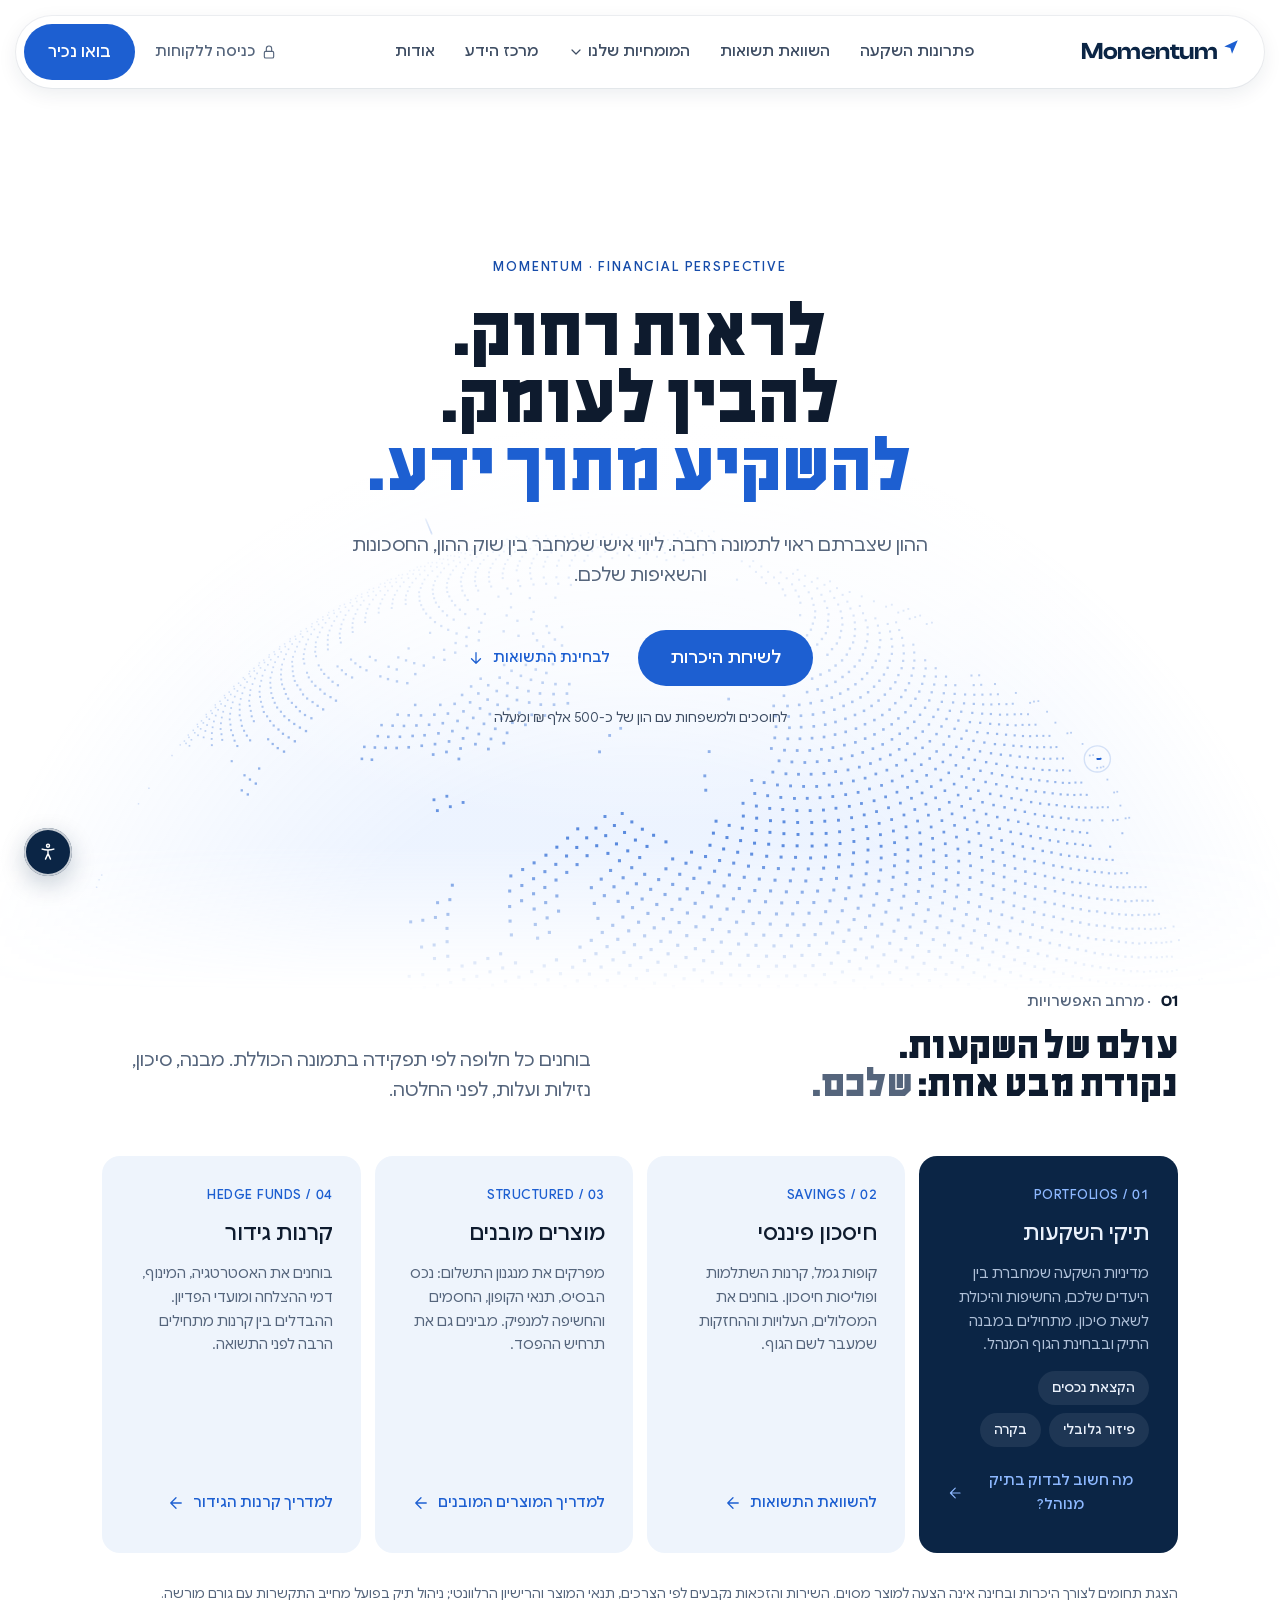
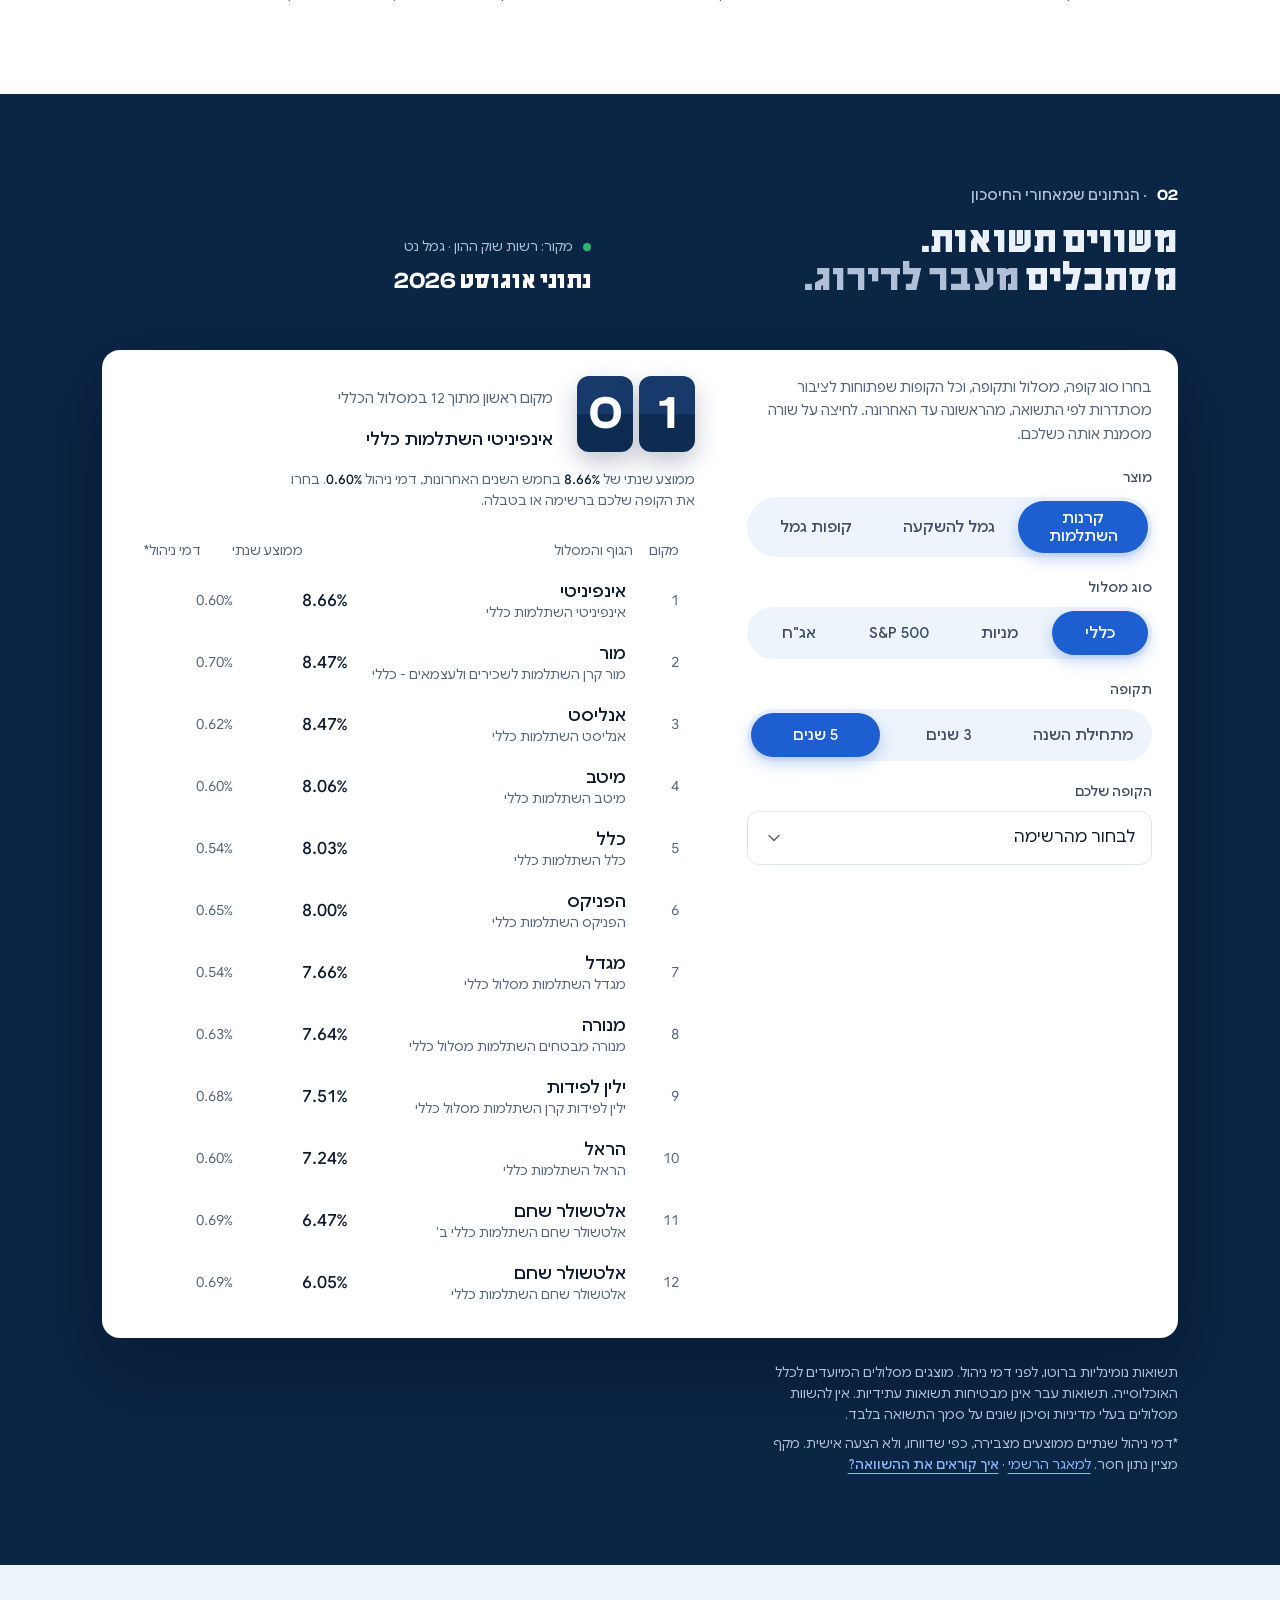
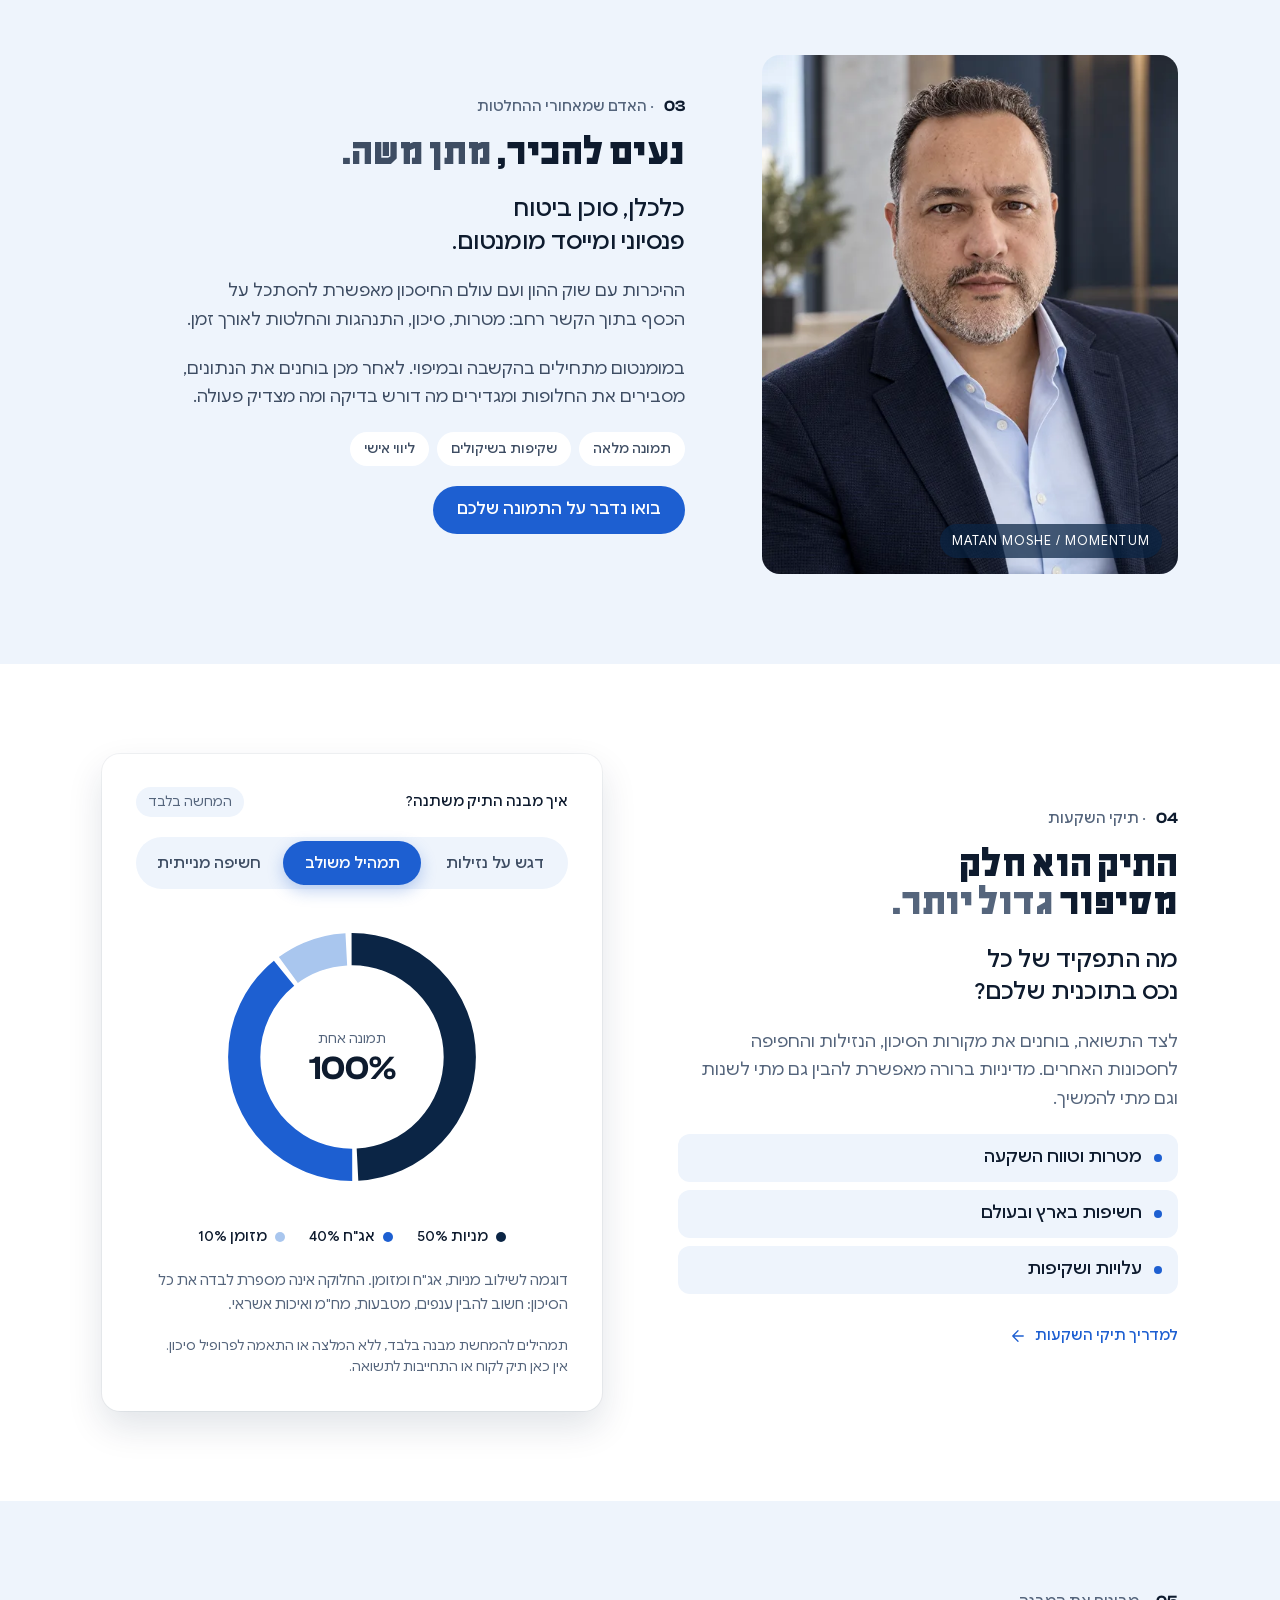
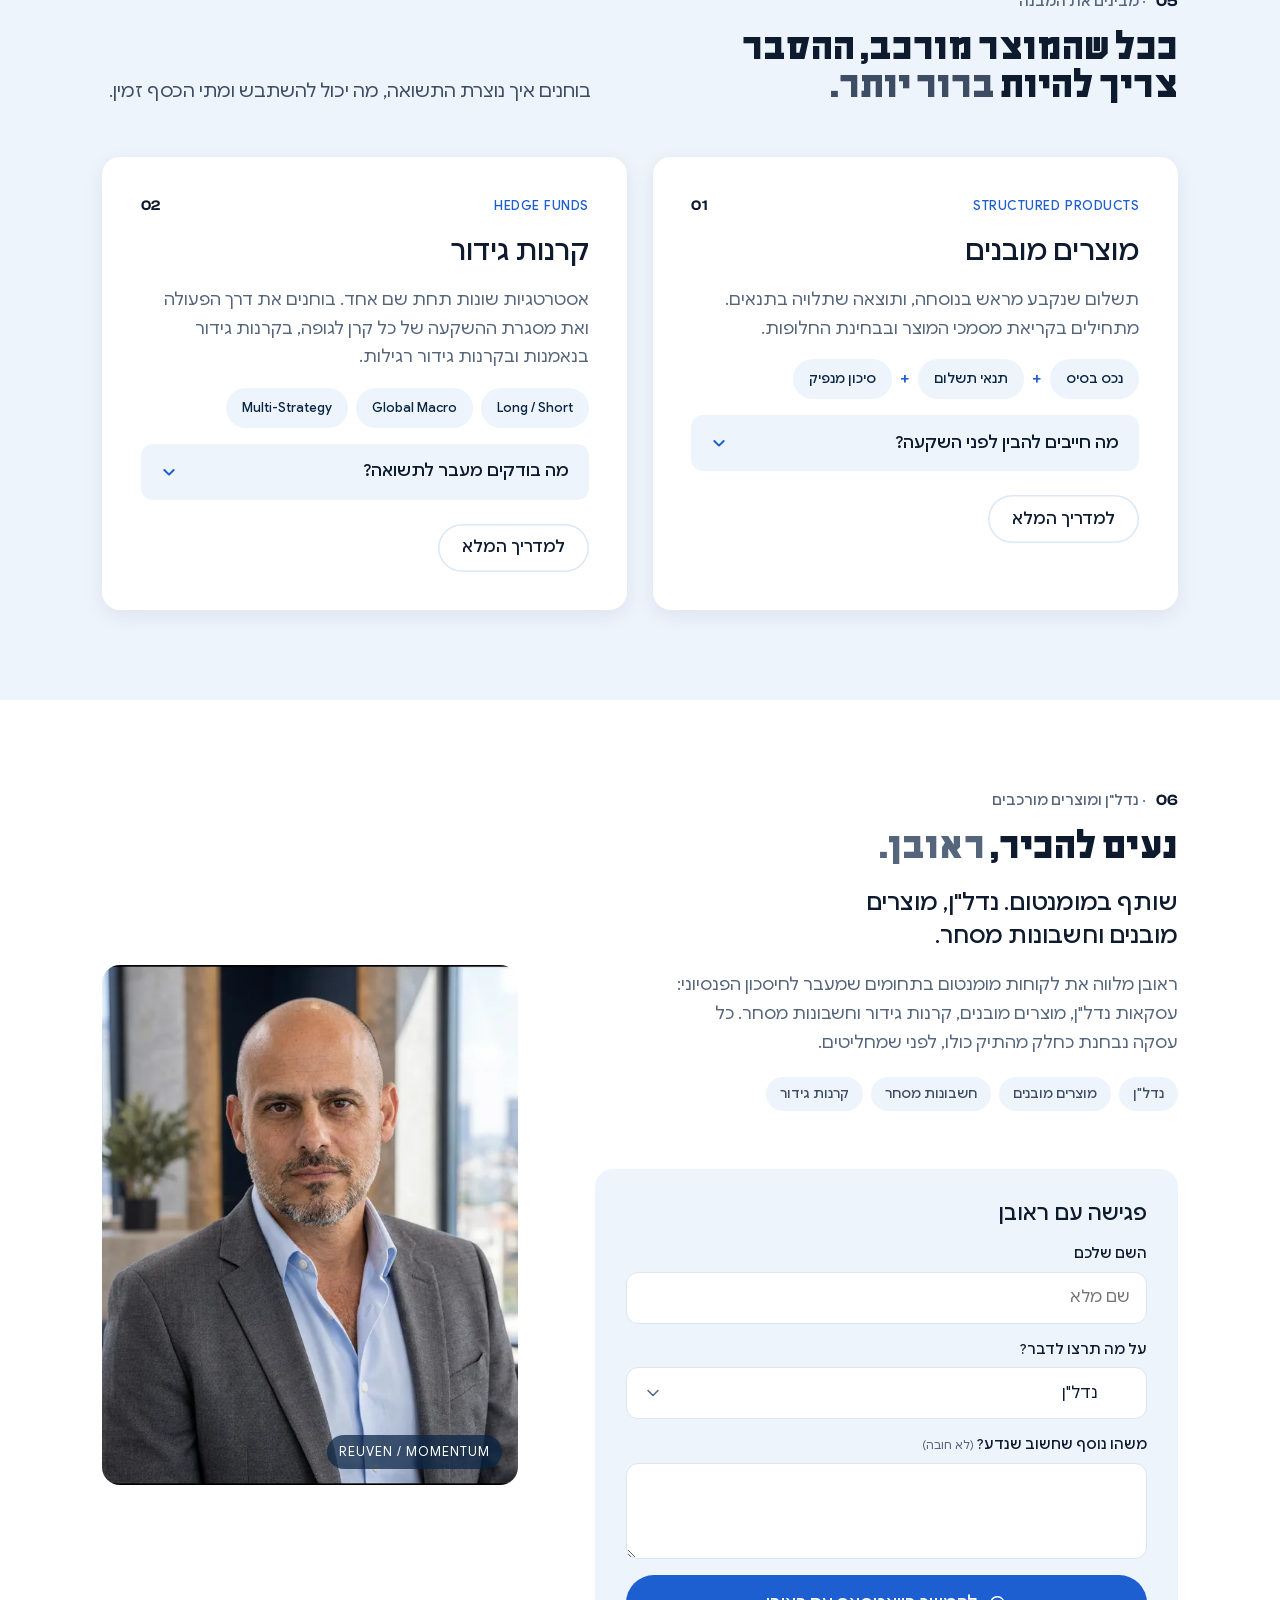
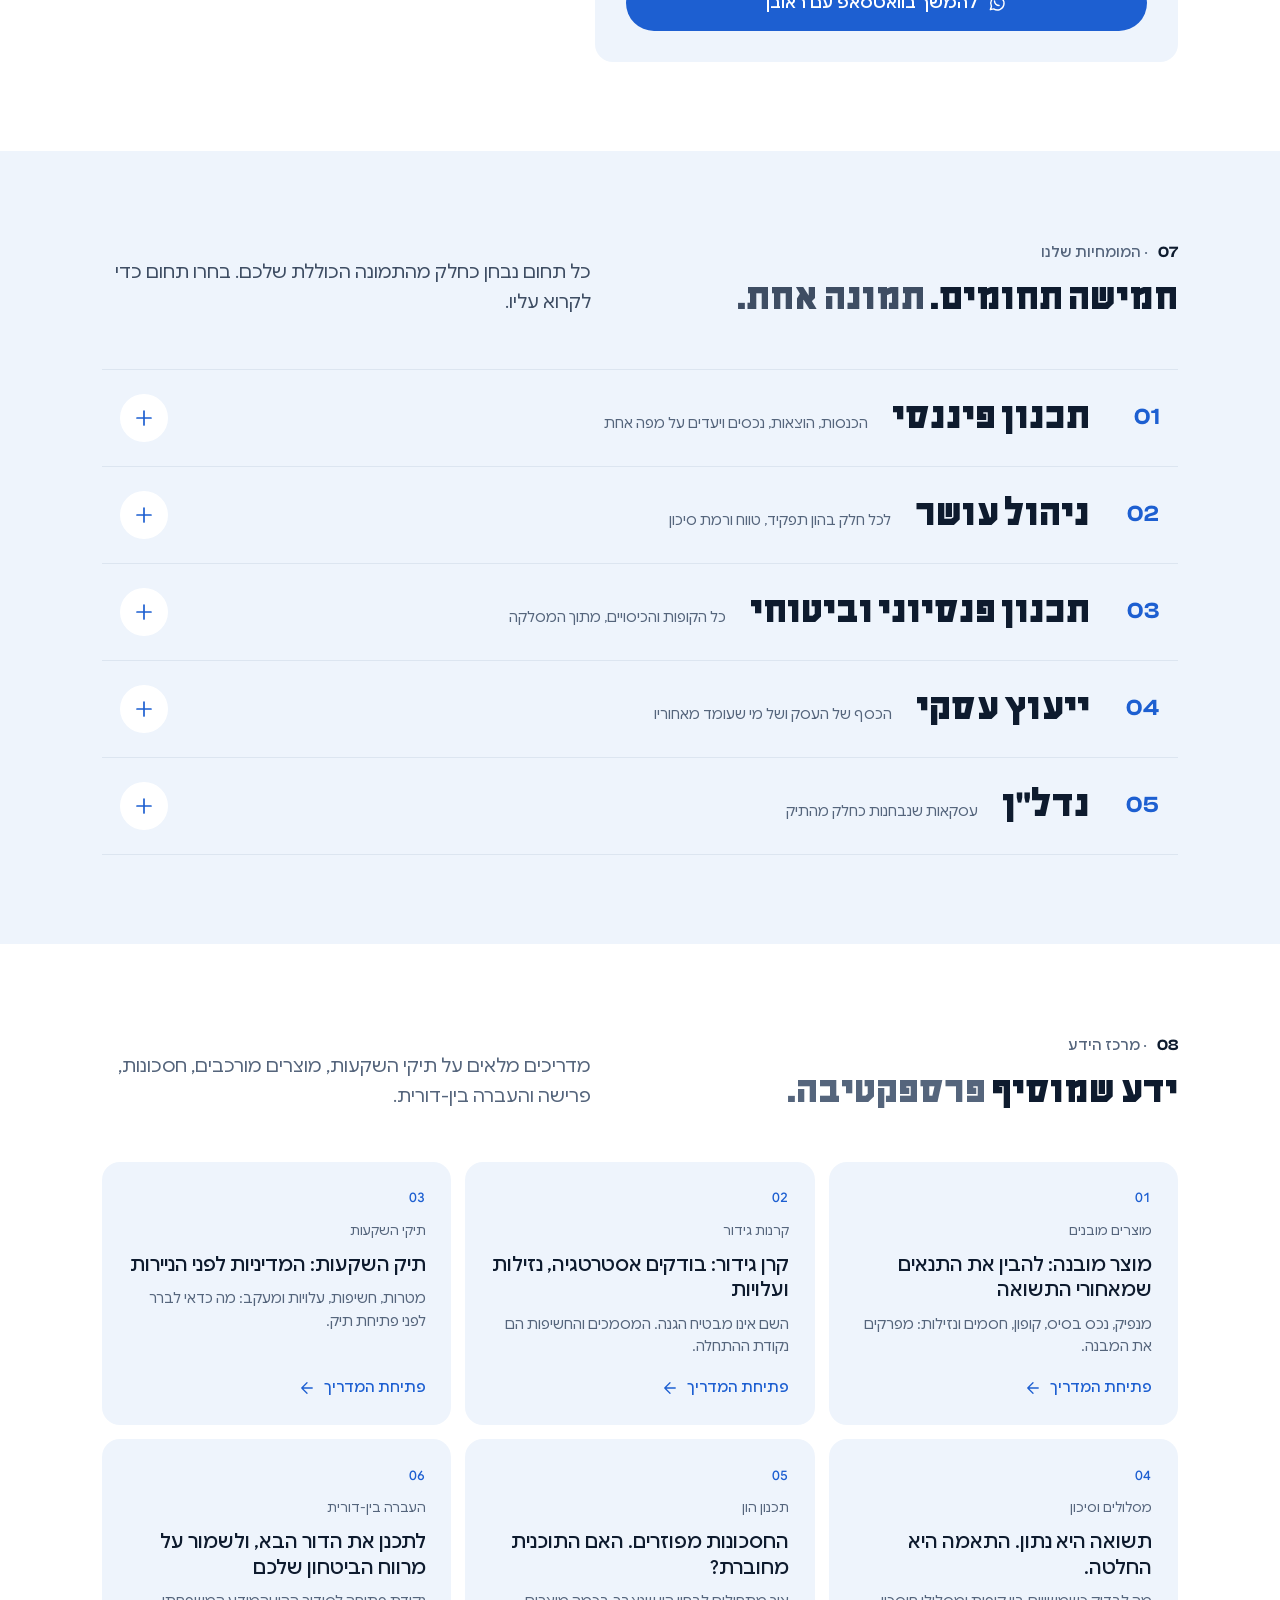
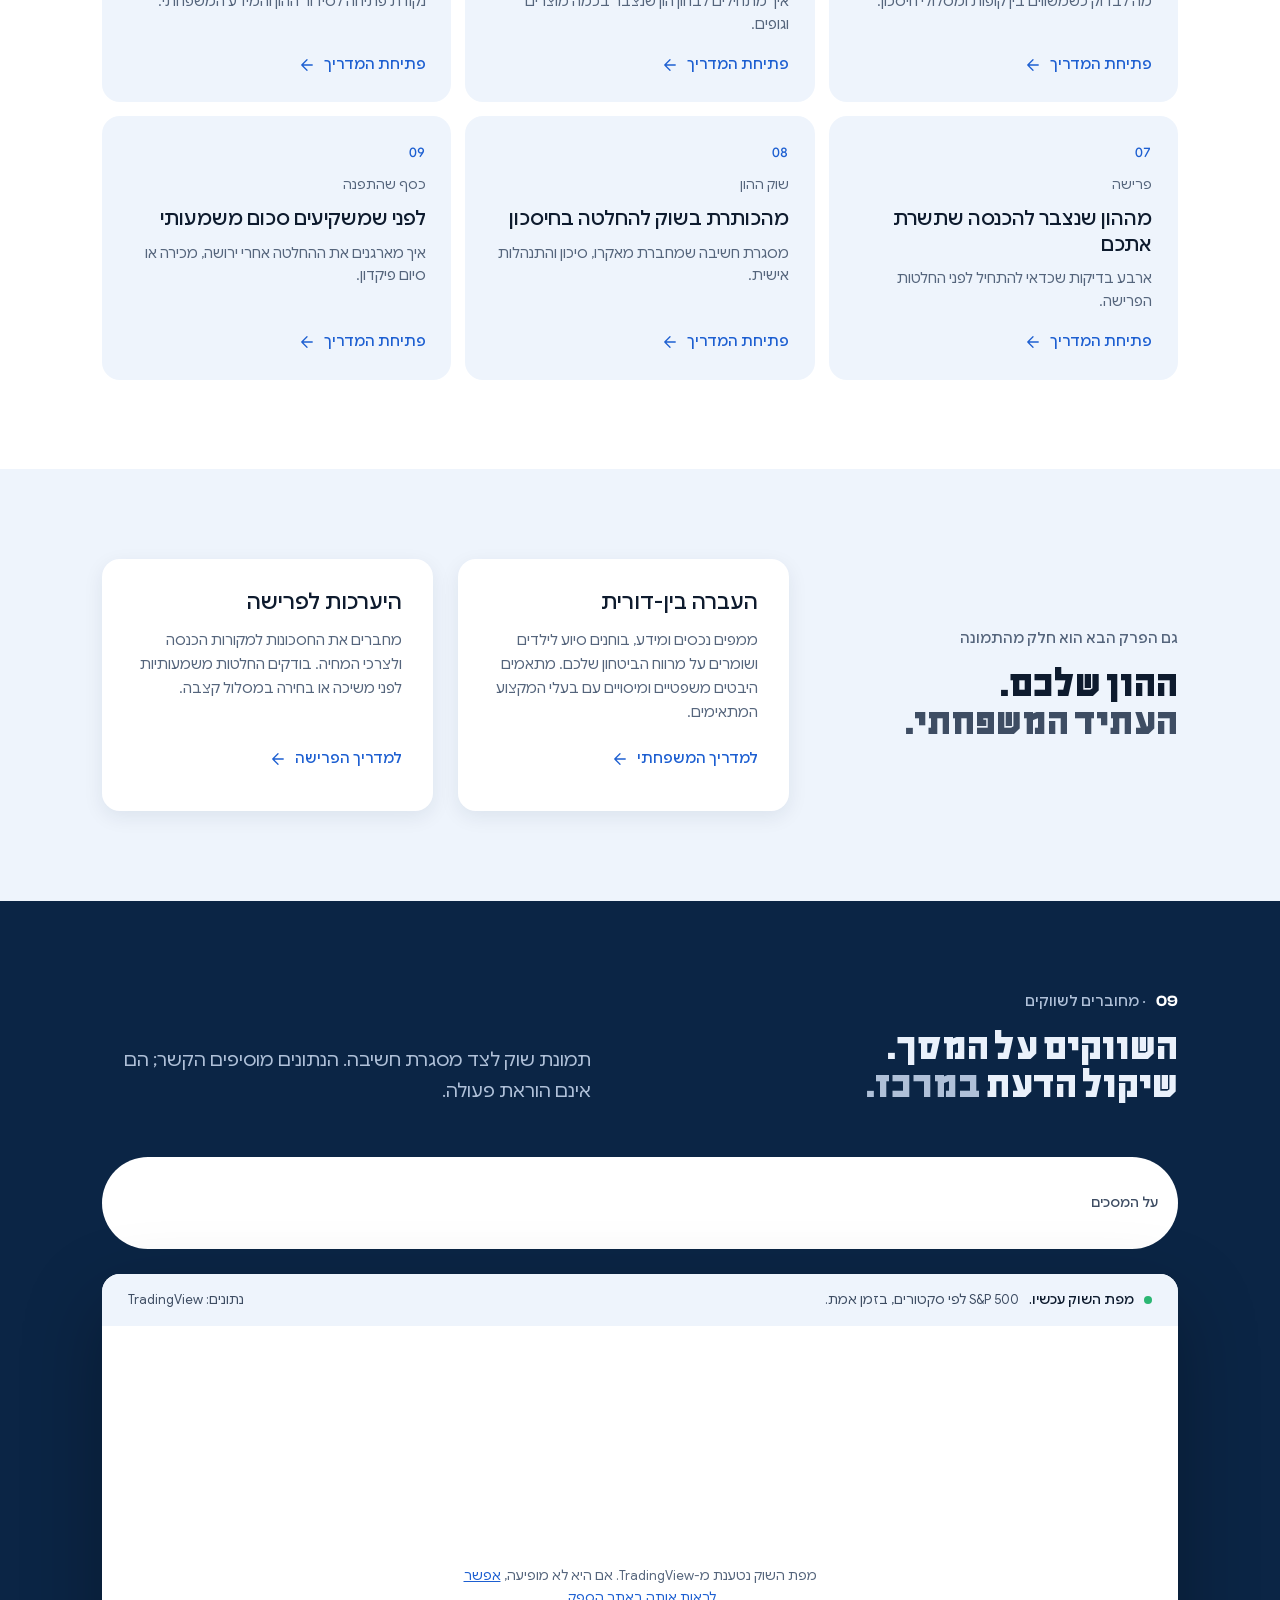
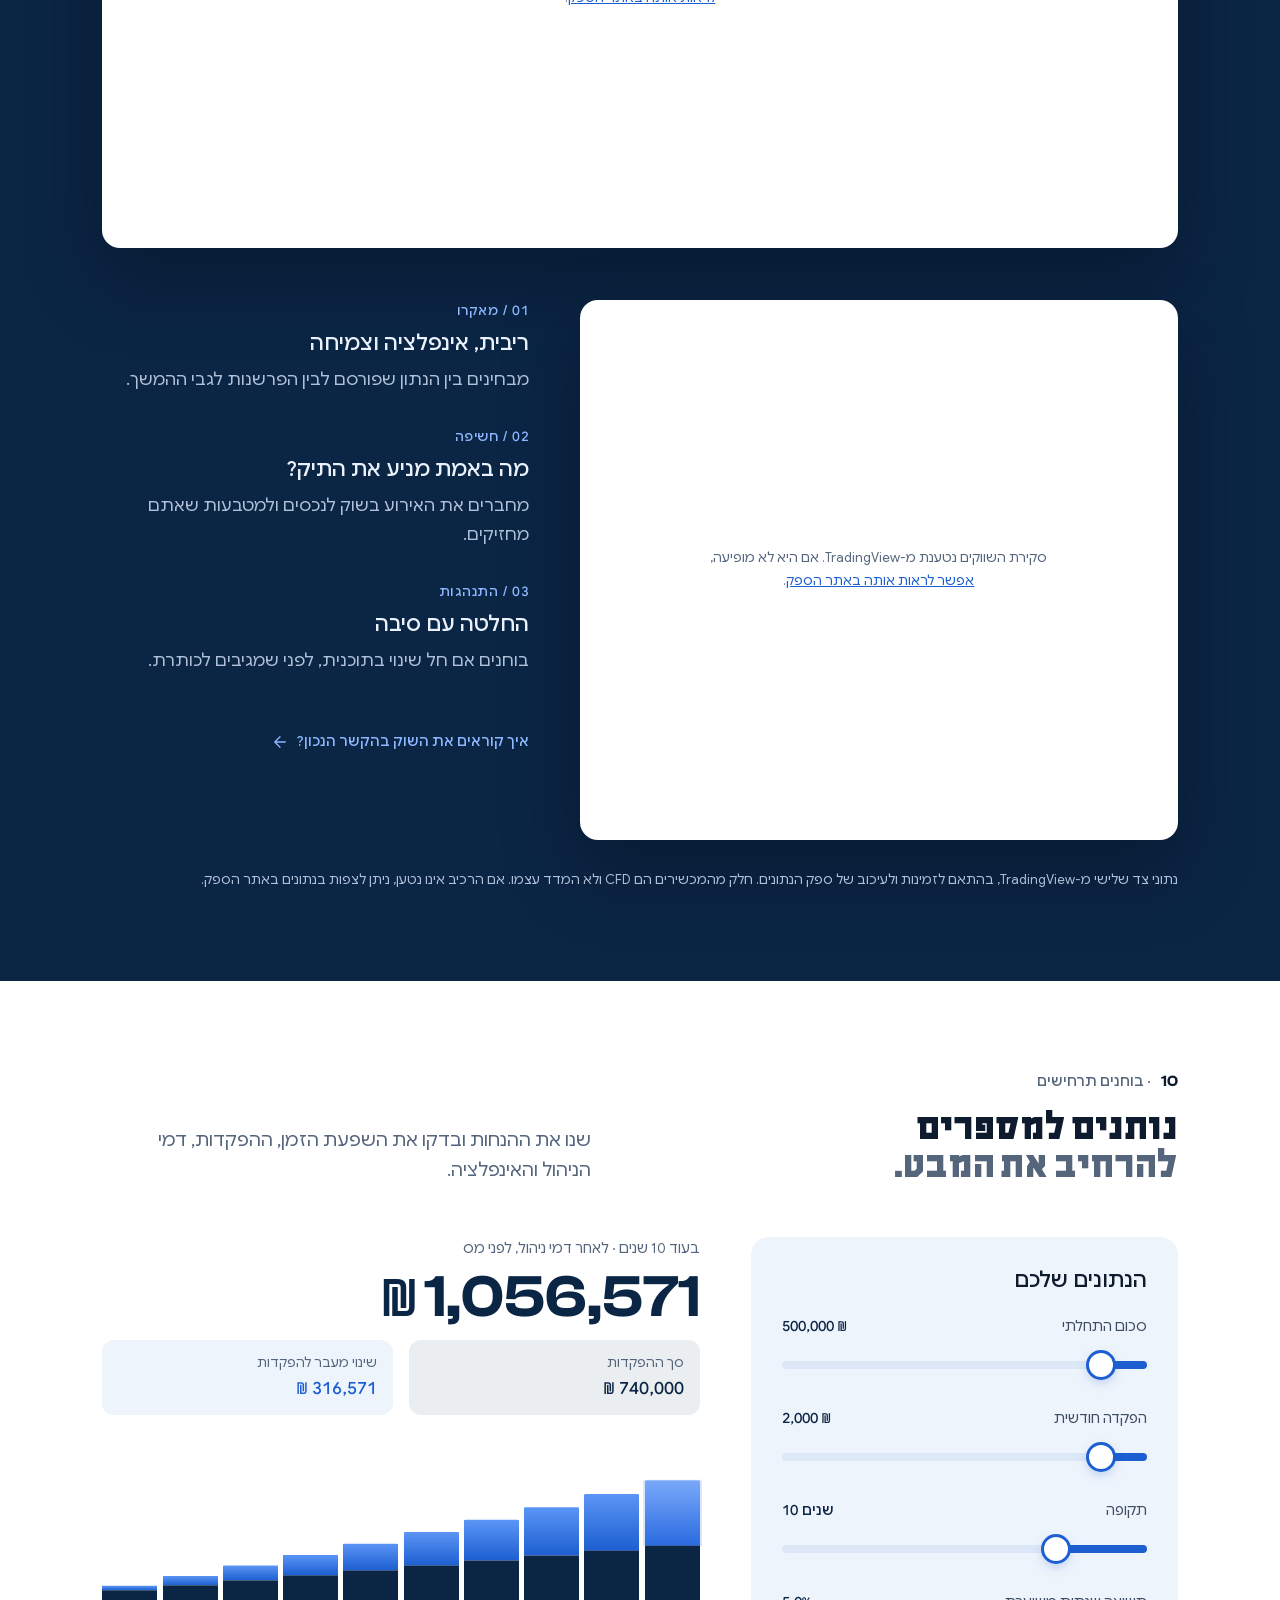
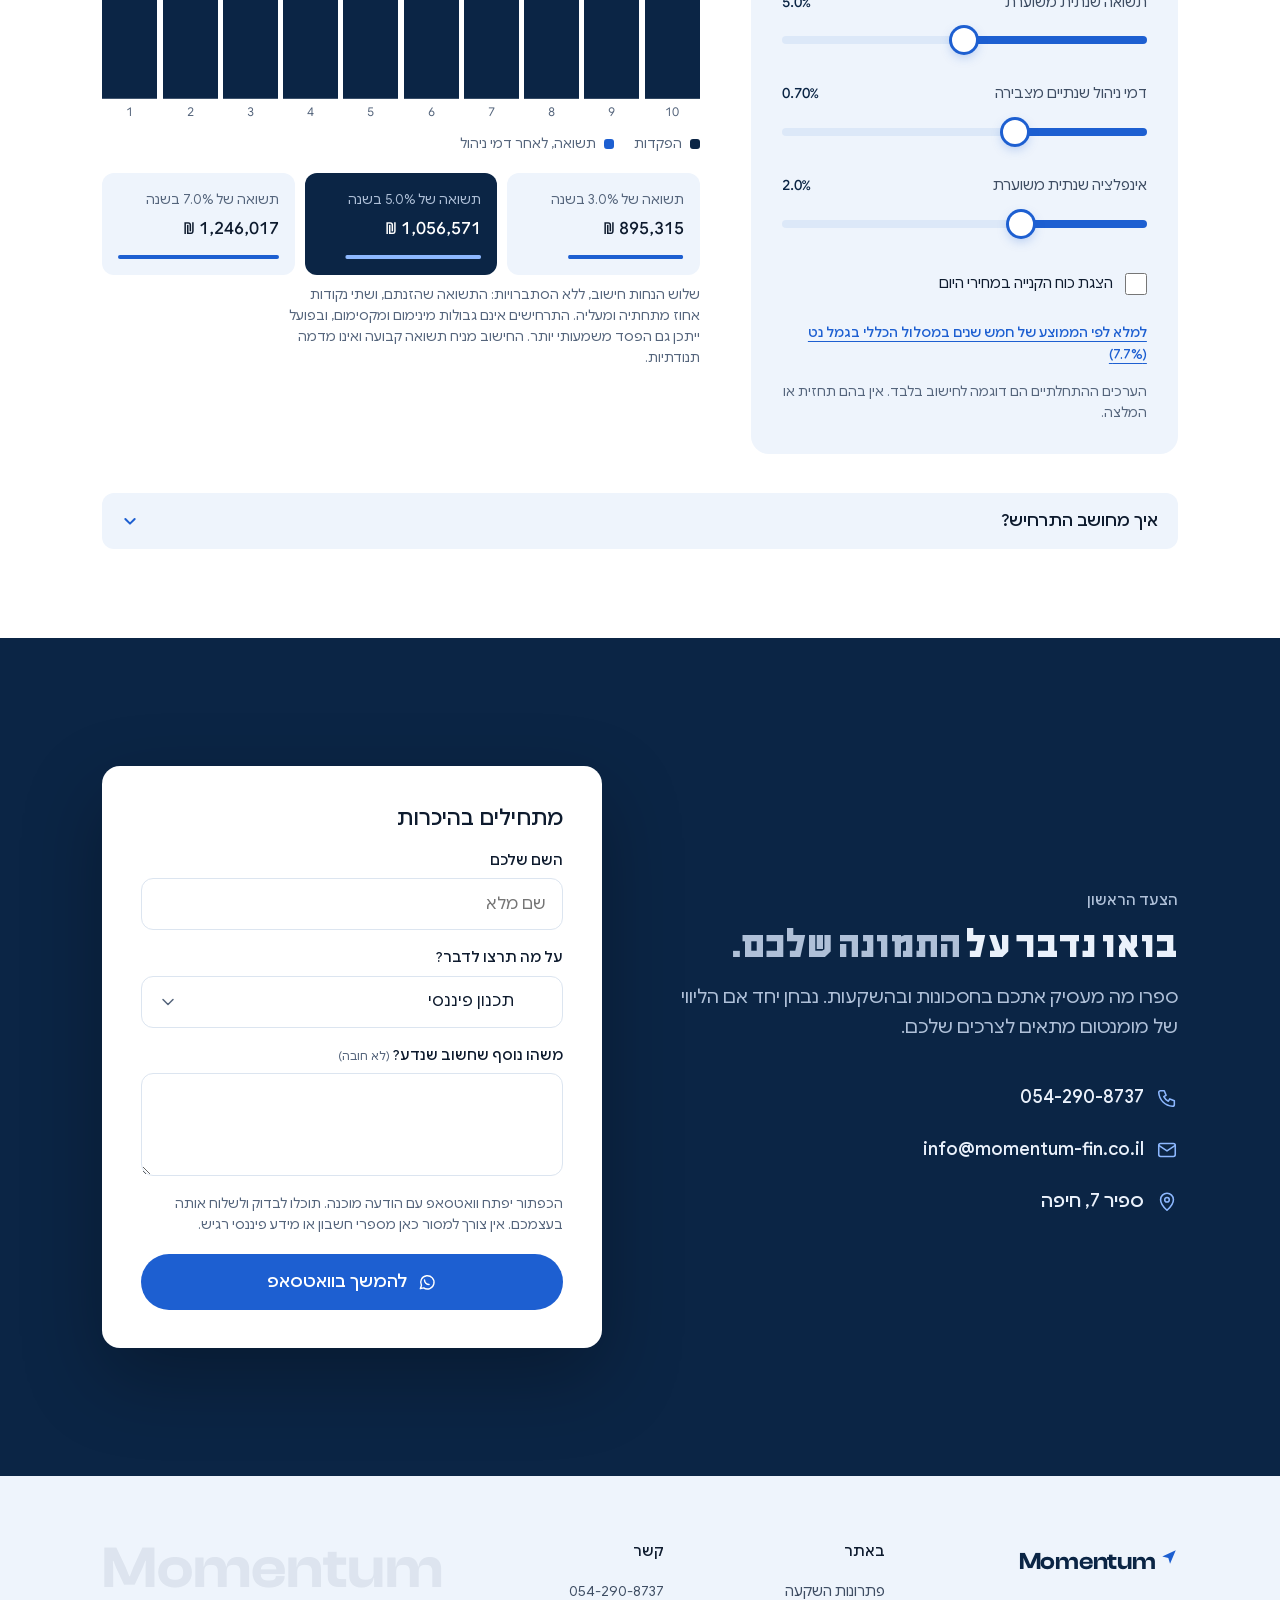
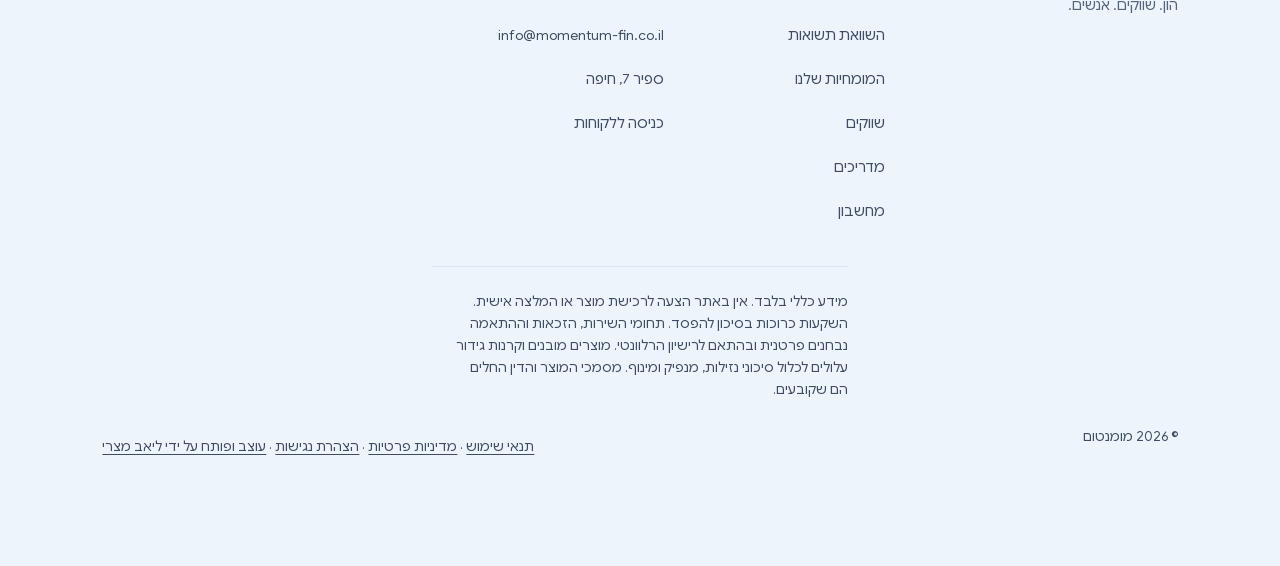
<file: index.html>
<!doctype html>
<html lang="he" dir="rtl">
<head>
<meta charset="utf-8">
<meta name="viewport" content="width=device-width, initial-scale=1, viewport-fit=cover">
<title>מומנטום · תכנון פיננסי עם הבנה של שוק ההון</title>
<meta name="description" content="ליווי אישי שמחבר בין שוק ההון, החסכונות והשאיפות שלכם. תיקי השקעות, חיסכון פיננסי, מוצרים מובנים וקרנות גידור. מתן משה, מומנטום.">
<meta name="robots" content="noindex, nofollow">
<meta name="theme-color" content="#ffffff">
<link rel="icon" href="images/favicon.svg" type="image/svg+xml">
<link rel="preload" href="fonts/Elkanah-ExtraBold.woff2" as="font" type="font/woff2" crossorigin>
<link rel="preload" href="fonts/GoogleSans-Hebrew.woff2" as="font" type="font/woff2" crossorigin>
<link rel="stylesheet" href="site.css?v=m2-1">
<script>
  /* the progressive-enhancement gate (engine/motion.md 2), and the page opening only when motion is allowed */
  (function () {
    var h = document.documentElement, still = false;
    h.classList.add("js");
    try { still = !!(JSON.parse(localStorage.getItem("momentum-a11y") || "{}").still); } catch (e) {}
    if (true && !still && !matchMedia("(prefers-reduced-motion: reduce)").matches) h.classList.add("open-anim");
  })();
</script>
</head>
<body>
<a class="hskip" href="#main">דילוג לתוכן</a>
<header class="hd" id="hd">
  <div class="hd-pill">
    <a class="logo" href="#top" aria-label="מומנטום, לעמוד הבית"><span class="wm" lang="en">Momentum</span><svg class="logo-arrow" viewBox="0 0 24 24" aria-hidden="true"><path fill="currentColor" d="M3 11.2 21 3l-7.6 18-2.3-7.6z"/></svg></a>
    <nav class="hd-nav" aria-label="ראשי">
      <a class="hlink" href="#solutions">פתרונות השקעה</a>
      <a class="hlink" href="#returns">השוואת תשואות</a>
      <div class="hd-sub" data-sub>
        <button class="hlink hd-sub-btn" type="button" aria-expanded="false" aria-controls="sub-exp">המומחיות שלנו<svg viewBox="0 0 24 24" fill="none" stroke="currentColor" stroke-width="1.8" stroke-linecap="round" stroke-linejoin="round" aria-hidden="true"><path d="m6 9 6 6 6-6"/></svg></button>
        <ul class="hd-sub-list" id="sub-exp">
          <li><a href="#expertise" data-open-dlg="exp-planning">תכנון פיננסי</a></li>
          <li><a href="#expertise" data-open-dlg="exp-wealth">ניהול עושר</a></li>
          <li><a href="#expertise" data-open-dlg="exp-pension">תכנון פנסיוני וביטוחי</a></li>
          <li><a href="#expertise" data-open-dlg="exp-business">ייעוץ עסקי</a></li>
          <li><a href="#expertise" data-open-dlg="exp-realestate">נדל"ן</a></li>
        </ul>
      </div>
      <a class="hlink" href="#knowledge">מרכז הידע</a>
      <a class="hlink" href="#about">אודות</a>
    </nav>
    <a class="hd-login" href="https://portal.roeto.co.il/Clientinfo/login" target="_blank" rel="noopener"><svg viewBox="0 0 24 24" fill="none" stroke="currentColor" stroke-width="1.7" stroke-linecap="round" stroke-linejoin="round" aria-hidden="true"><rect x="5" y="11" width="14" height="10" rx="2"/><path d="M8 11V7a4 4 0 0 1 8 0v4"/></svg>כניסה ללקוחות</a>
    <a class="btn shine hd-cta" href="#contact">בואו נכיר</a>
    <button class="burger" type="button" aria-label="פתיחת תפריט" aria-expanded="false" aria-controls="md"><i></i><i></i><i></i></button>
  </div>
</header>

<div class="md" id="md" role="dialog" aria-modal="true" aria-label="תפריט">
  <div class="md-scrim"></div>
  <nav class="md-panel" aria-label="ניווט ראשי">
    <div class="md-top"><span class="logo"><span class="wm" lang="en">Momentum</span><svg class="logo-arrow" viewBox="0 0 24 24" aria-hidden="true"><path fill="currentColor" d="M3 11.2 21 3l-7.6 18-2.3-7.6z"/></svg></span><button class="md-close" type="button" aria-label="סגירת תפריט"><svg viewBox="0 0 24 24" fill="none" stroke="currentColor" stroke-width="1.7" stroke-linecap="round" aria-hidden="true"><path d="M18 6 6 18M6 6l12 12"/></svg></button></div>
    <ul>
      <li class="md-item"><a class="md-link" href="#solutions"><small>01</small>פתרונות השקעה</a></li>
      <li class="md-item"><a class="md-link" href="#returns"><small>02</small>השוואת תשואות</a></li>
      <li class="md-item"><a class="md-link" href="#about"><small>03</small>נעים להכיר</a></li>
      <li class="md-item"><a class="md-link" href="#expertise"><small>07</small>המומחיות שלנו</a></li>
      <li class="md-item"><a class="md-link" href="#knowledge"><small>08</small>מרכז הידע</a></li>
      <li class="md-item"><a class="md-link" href="#markets"><small>09</small>שווקים</a></li>
      <li class="md-item"><a class="md-link" href="#tools"><small>10</small>מחשבון</a></li>
    </ul>
    <div class="md-cta">
      <a class="btn" href="#contact">בואו נכיר</a>
      <a class="btn b2" href="https://portal.roeto.co.il/Clientinfo/login" target="_blank" rel="noopener">כניסה ללקוחות</a>
    </div>
  </nav>
</div>

<main id="main" tabindex="-1">

<section class="hero" id="top">
  <canvas class="hero-globe" data-globe aria-hidden="true"></canvas>
  <p class="kicker eyebrow lad l1" lang="en">MOMENTUM · FINANCIAL PERSPECTIVE</p>
  <h1 class="lad l2"><span>לראות רחוק.</span> <span>להבין לעומק.</span> <em>להשקיע מתוך ידע.</em></h1>
  <p class="lead lad l3">ההון שצברתם ראוי לתמונה רחבה. ליווי אישי שמחבר בין שוק ההון, החסכונות והשאיפות שלכם.</p>
  <div class="ctas lad l4">
    <a class="btn lg shine" data-cta href="#contact">לשיחת היכרות</a>
    <a class="lnk" href="#returns">לבחינת התשואות <svg class="down" viewBox="0 0 24 24" fill="none" stroke="currentColor" stroke-width="1.7" stroke-linecap="round" stroke-linejoin="round" aria-hidden="true"><path d="M12 5v14m-6-6 6 6 6-6"/></svg></a>
  </div>
  <p class="audience lad l5">לחוסכים ולמשפחות עם הון של כ-500 אלף ₪ ומעלה</p>
</section>

<section class="sec sol" id="solutions" aria-labelledby="sol-h" data-comp="C5">
  <div class="head split reveal">
    <div><p class="kicker"><b>01</b> · מרחב האפשרויות</p>
    <h2 id="sol-h">עולם של השקעות. נקודת מבט אחת: <em>שלכם.</em></h2></div>
    <p class="lead">בוחנים כל חלופה לפי תפקידה בתמונה הכוללת. מבנה, סיכון, נזילות ועלות, לפני החלטה.</p>
  </div>
  <div class="sol-grid">
    <article class="sol-card feat reveal" style="--i:0">
      <span class="no" lang="en">01 / PORTFOLIOS</span>
      <h3>תיקי השקעות</h3>
      <p>מדיניות השקעה שמחברת בין היעדים שלכם, החשיפות והיכולת לשאת סיכון. מתחילים במבנה התיק ובבחינת הגוף המנהל.</p>
      <ul class="tags"><li>הקצאת נכסים</li><li>פיזור גלובלי</li><li>בקרה</li></ul>
      <button class="lnk" type="button" data-open-dlg="g-portfolios">מה חשוב לבדוק בתיק מנוהל? <svg class="left" viewBox="0 0 24 24" fill="none" stroke="currentColor" stroke-width="1.7" stroke-linecap="round" stroke-linejoin="round" aria-hidden="true"><path d="M19 12H5m7-7-7 7 7 7"/></svg></button>
    </article>
    <article class="sol-card reveal" style="--i:1">
      <span class="no" lang="en">02 / SAVINGS</span>
      <h3>חיסכון פיננסי</h3>
      <p>קופות גמל, קרנות השתלמות ופוליסות חיסכון. בוחנים את המסלולים, העלויות וההחזקות שמעבר לשם הגוף.</p>
      <a class="lnk" href="#returns">להשוואת התשואות <svg class="left" viewBox="0 0 24 24" fill="none" stroke="currentColor" stroke-width="1.7" stroke-linecap="round" stroke-linejoin="round" aria-hidden="true"><path d="M19 12H5m7-7-7 7 7 7"/></svg></a>
    </article>
    <article class="sol-card reveal" style="--i:2">
      <span class="no" lang="en">03 / STRUCTURED</span>
      <h3>מוצרים מובנים</h3>
      <p>מפרקים את מנגנון התשלום: נכס הבסיס, תנאי הקופון, החסמים והחשיפה למנפיק. מבינים גם את תרחיש ההפסד.</p>
      <button class="lnk" type="button" data-open-dlg="g-structured">למדריך המוצרים המובנים <svg class="left" viewBox="0 0 24 24" fill="none" stroke="currentColor" stroke-width="1.7" stroke-linecap="round" stroke-linejoin="round" aria-hidden="true"><path d="M19 12H5m7-7-7 7 7 7"/></svg></button>
    </article>
    <article class="sol-card reveal" style="--i:3">
      <span class="no" lang="en">04 / HEDGE FUNDS</span>
      <h3>קרנות גידור</h3>
      <p>בוחנים את האסטרטגיה, המינוף, דמי ההצלחה ומועדי הפדיון. ההבדלים בין קרנות מתחילים הרבה לפני התשואה.</p>
      <button class="lnk" type="button" data-open-dlg="g-hedge">למדריך קרנות הגידור <svg class="left" viewBox="0 0 24 24" fill="none" stroke="currentColor" stroke-width="1.7" stroke-linecap="round" stroke-linejoin="round" aria-hidden="true"><path d="M19 12H5m7-7-7 7 7 7"/></svg></button>
    </article>
  </div>
  <p class="fine reveal">הצגת תחומים לצורך היכרות ובחינה אינה הצעה למוצר מסוים. השירות והזכאות נקבעים לפי הצרכים, תנאי המוצר והרישיון הרלוונטי; ניהול תיק בפועל מחייב התקשרות עם גורם מורשה.</p>
</section>

<section class="sec deep returns" id="returns" aria-labelledby="rank-h" data-axis="start" data-comp="C11">
  <div class="head split reveal">
    <div><p class="kicker"><b>02</b> · הנתונים שמאחורי החיסכון</p>
    <h2 id="rank-h">משווים תשואות. מסתכלים <em>מעבר לדירוג.</em></h2></div>
    <p class="data-date"><span><i aria-hidden="true"></i>מקור: רשות שוק ההון · גמל נט</span><b>נתוני אוגוסט 2026</b></p>
  </div>
  <div class="frame reveal">
    <div class="rk" data-rank>
      <div class="rk-side">
        <p class="rk-intro">בחרו סוג קופה, מסלול ותקופה, וכל הקופות שפתוחות לציבור מסתדרות לפי התשואה, מהראשונה עד האחרונה. לחיצה על שורה מסמנת אותה כשלכם.</p>
        <div class="ctl"><span class="ctl-l" id="l-kind">מוצר</span>
          <div class="seg" role="group" aria-labelledby="l-kind" data-seg="kind"><button type="button" data-v="hish" aria-pressed="true">קרנות השתלמות</button><button type="button" data-v="invest" aria-pressed="false">גמל להשקעה</button><button type="button" data-v="gemel" aria-pressed="false">קופות גמל</button></div></div>
        <div class="ctl"><span class="ctl-l" id="l-track">סוג מסלול</span>
          <div class="seg four" role="group" aria-labelledby="l-track" data-seg="track"><button type="button" data-v="general" aria-pressed="true">כללי</button><button type="button" data-v="stocks" aria-pressed="false">מניות</button><button type="button" data-v="sp" aria-pressed="false">S&amp;P 500</button><button type="button" data-v="bonds" aria-pressed="false">אג"ח</button></div></div>
        <div class="ctl"><span class="ctl-l" id="l-period">תקופה</span>
          <div class="seg" role="group" aria-labelledby="l-period" data-seg="period"><button type="button" data-v="ytd" aria-pressed="false">מתחילת השנה</button><button type="button" data-v="y3" aria-pressed="false">3 שנים</button><button type="button" data-v="y5" aria-pressed="true">5 שנים</button></div></div>
        <div class="ctl sel"><label class="ctl-l" for="pick">הקופה שלכם</label>
          <select id="pick" data-pick><option value="">לבחור מהרשימה</option><option value="13229">אינפיניטי השתלמות כללי</option><option value="1093">אלטשולר שחם השתלמות כללי</option><option value="1290">אלטשולר שחם השתלמות כללי ב'</option><option value="962">אנליסט השתלמות כללי</option><option value="964">הפניקס השתלמות כללי</option><option value="154">הראל השתלמות כללי</option><option value="1162">ילין לפידות קרן השתלמות מסלול כללי</option><option value="456">כלל השתלמות כללי</option><option value="579">מגדל השתלמות מסלול כללי</option><option value="12535">מור קרן השתלמות לשכירים ולעצמאים - כללי</option><option value="880">מיטב השתלמות כללי</option><option value="828">מנורה מבטחים השתלמות מסלול כללי</option></select></div>
      </div>
      <div class="rk-main">
        <div class="readout" aria-live="polite" data-readout><span class="flap" data-r-flap aria-hidden="true"><span class="sf-t">0</span><span class="sf-t">1</span></span><span class="of" data-r-of>מקום ראשון מתוך 12 במסלול הכללי</span><span class="who" data-r-who>אינפיניטי השתלמות כללי</span></div>
        <p class="readout-note" data-note>ממוצע שנתי של <b>8.66%</b> בחמש השנים האחרונות, דמי ניהול <b>0.60%</b>. בחרו את הקופה שלכם ברשימה או בטבלה.</p>
        <div class="rk-cols" aria-hidden="true"><span>מקום</span><span>הגוף והמסלול</span><span data-col>ממוצע שנתי</span><span>דמי ניהול*</span></div>
        <ol class="rk-list" id="rk-list" data-list><li data-flip-id="13229"><button class="rk-row" type="button" data-id="13229" aria-pressed="false" aria-label="מקום 1: אינפיניטי השתלמות כללי, אינפיניטי השתלמות, גמל ופנסיה. ממוצע שנתי 8.66%, דמי ניהול 0.60%"><span class="r">1</span><span class="n"><b><span class="nm">אינפיניטי</span><span class="mine">שלכם</span></b><small>אינפיניטי השתלמות כללי</small></span><span class="v">8.66%</span><span class="f">0.60%</span></button></li><li data-flip-id="12535"><button class="rk-row" type="button" data-id="12535" aria-pressed="false" aria-label="מקום 2: מור קרן השתלמות לשכירים ולעצמאים - כללי, מור גמל ופנסיה. ממוצע שנתי 8.47%, דמי ניהול 0.70%"><span class="r">2</span><span class="n"><b><span class="nm">מור</span><span class="mine">שלכם</span></b><small>מור קרן השתלמות לשכירים ולעצמאים - כללי</small></span><span class="v">8.47%</span><span class="f">0.70%</span></button></li><li data-flip-id="962"><button class="rk-row" type="button" data-id="962" aria-pressed="false" aria-label="מקום 3: אנליסט השתלמות כללי, אנליסט קופות גמל. ממוצע שנתי 8.47%, דמי ניהול 0.62%"><span class="r">3</span><span class="n"><b><span class="nm">אנליסט</span><span class="mine">שלכם</span></b><small>אנליסט השתלמות כללי</small></span><span class="v">8.47%</span><span class="f">0.62%</span></button></li><li data-flip-id="880"><button class="rk-row" type="button" data-id="880" aria-pressed="false" aria-label="מקום 4: מיטב השתלמות כללי, מיטב גמל ופנסיה. ממוצע שנתי 8.06%, דמי ניהול 0.60%"><span class="r">4</span><span class="n"><b><span class="nm">מיטב</span><span class="mine">שלכם</span></b><small>מיטב השתלמות כללי</small></span><span class="v">8.06%</span><span class="f">0.60%</span></button></li><li data-flip-id="456"><button class="rk-row" type="button" data-id="456" aria-pressed="false" aria-label="מקום 5: כלל השתלמות כללי, כלל פנסיה וגמל. ממוצע שנתי 8.03%, דמי ניהול 0.54%"><span class="r">5</span><span class="n"><b><span class="nm">כלל</span><span class="mine">שלכם</span></b><small>כלל השתלמות כללי</small></span><span class="v">8.03%</span><span class="f">0.54%</span></button></li><li data-flip-id="964"><button class="rk-row" type="button" data-id="964" aria-pressed="false" aria-label="מקום 6: הפניקס השתלמות כללי, הפניקס פנסיה וגמל. ממוצע שנתי 8.00%, דמי ניהול 0.65%"><span class="r">6</span><span class="n"><b><span class="nm">הפניקס</span><span class="mine">שלכם</span></b><small>הפניקס השתלמות כללי</small></span><span class="v">8.00%</span><span class="f">0.65%</span></button></li><li data-flip-id="579"><button class="rk-row" type="button" data-id="579" aria-pressed="false" aria-label="מקום 7: מגדל השתלמות מסלול כללי, מגדל מקפת קרנות פנסיה וקופות גמל. ממוצע שנתי 7.66%, דמי ניהול 0.54%"><span class="r">7</span><span class="n"><b><span class="nm">מגדל</span><span class="mine">שלכם</span></b><small>מגדל השתלמות מסלול כללי</small></span><span class="v">7.66%</span><span class="f">0.54%</span></button></li><li data-flip-id="828"><button class="rk-row" type="button" data-id="828" aria-pressed="false" aria-label="מקום 8: מנורה מבטחים השתלמות מסלול כללי, מנורה מבטחים פנסיה וגמל. ממוצע שנתי 7.64%, דמי ניהול 0.63%"><span class="r">8</span><span class="n"><b><span class="nm">מנורה</span><span class="mine">שלכם</span></b><small>מנורה מבטחים השתלמות מסלול כללי</small></span><span class="v">7.64%</span><span class="f">0.63%</span></button></li><li data-flip-id="1162"><button class="rk-row" type="button" data-id="1162" aria-pressed="false" aria-label="מקום 9: ילין לפידות קרן השתלמות מסלול כללי, ילין לפידות ניהול קופות גמל. ממוצע שנתי 7.51%, דמי ניהול 0.68%"><span class="r">9</span><span class="n"><b><span class="nm">ילין לפידות</span><span class="mine">שלכם</span></b><small>ילין לפידות קרן השתלמות מסלול כללי</small></span><span class="v">7.51%</span><span class="f">0.68%</span></button></li><li data-flip-id="154"><button class="rk-row" type="button" data-id="154" aria-pressed="false" aria-label="מקום 10: הראל השתלמות כללי, הראל פנסיה וגמל. ממוצע שנתי 7.24%, דמי ניהול 0.60%"><span class="r">10</span><span class="n"><b><span class="nm">הראל</span><span class="mine">שלכם</span></b><small>הראל השתלמות כללי</small></span><span class="v">7.24%</span><span class="f">0.60%</span></button></li><li data-flip-id="1290"><button class="rk-row" type="button" data-id="1290" aria-pressed="false" aria-label="מקום 11: אלטשולר שחם השתלמות כללי ב', אלטשולר שחם גמל ופנסיה. ממוצע שנתי 6.47%, דמי ניהול 0.69%"><span class="r">11</span><span class="n"><b><span class="nm">אלטשולר שחם</span><span class="mine">שלכם</span></b><small>אלטשולר שחם השתלמות כללי ב'</small></span><span class="v">6.47%</span><span class="f">0.69%</span></button></li><li data-flip-id="1093"><button class="rk-row" type="button" data-id="1093" aria-pressed="false" aria-label="מקום 12: אלטשולר שחם השתלמות כללי, אלטשולר שחם גמל ופנסיה. ממוצע שנתי 6.05%, דמי ניהול 0.69%"><span class="r">12</span><span class="n"><b><span class="nm">אלטשולר שחם</span><span class="mine">שלכם</span></b><small>אלטשולר שחם השתלמות כללי</small></span><span class="v">6.05%</span><span class="f">0.69%</span></button></li></ol>
        <button class="lnk rk-more" type="button" aria-expanded="false" aria-controls="rk-list" data-more hidden>להציג את כל 12 הקופות</button>
      </div>
    </div>
  </div>
  <div class="rk-notes reveal">
    <p>תשואות נומינליות ברוטו, לפני דמי ניהול. מוצגים מסלולים המיועדים לכלל האוכלוסייה. תשואות עבר אינן מבטיחות תשואות עתידיות. אין להשוות מסלולים בעלי מדיניות וסיכון שונים על סמך התשואה בלבד.</p>
    <p>*דמי ניהול שנתיים ממוצעים מצבירה, כפי שדווחו, ולא הצעה אישית. מקף מציין נתון חסר. <a href="https://data.gov.il/he/datasets/cma/gemelnet" target="_blank" rel="noopener">למאגר הרשמי</a> · <button class="txt" type="button" data-open-dlg="g-compare-returns">איך קוראים את ההשוואה?</button></p>
  </div>
</section>

<section class="sec tint about" id="about" aria-labelledby="about-h" data-axis="start" data-comp="C8">
  <div class="about-grid">
    <figure class="portrait reveal">
      <img src="images/matan-900.webp" srcset="images/matan-560.webp 560w, images/matan-900.webp 900w" sizes="(min-width: 1024px) 40vw, 92vw" width="900" height="1125" alt="מתן משה, מייסד מומנטום" loading="lazy" decoding="async">
      <figcaption lang="en">MATAN MOSHE / MOMENTUM</figcaption>
    </figure>
    <div class="about-t">
      <div class="head reveal">
        <p class="kicker"><b>03</b> · האדם שמאחורי ההחלטות</p>
        <h2 id="about-h">נעים להכיר, <em>מתן משה.</em></h2>
      </div>
      <p class="big reveal">כלכלן, סוכן ביטוח פנסיוני ומייסד מומנטום.</p>
      <p class="body reveal">ההיכרות עם שוק ההון ועם עולם החיסכון מאפשרת להסתכל על הכסף בתוך הקשר רחב: מטרות, סיכון, התנהגות והחלטות לאורך זמן.</p>
      <p class="body reveal">במומנטום מתחילים בהקשבה ובמיפוי. לאחר מכן בוחנים את הנתונים, מסבירים את החלופות ומגדירים מה דורש בדיקה ומה מצדיק פעולה.</p>
      <ul class="tags reveal"><li>תמונה מלאה</li><li>שקיפות בשיקולים</li><li>ליווי אישי</li></ul>
      <a class="btn reveal" href="#contact">בואו נדבר על התמונה שלכם</a>
    </div>
  </div>
</section>

<section class="sec port" id="portfolios" aria-labelledby="port-h" data-comp="C2">
  <div class="port-grid">
    <div class="port-t">
      <div class="head reveal">
        <p class="kicker"><b>04</b> · תיקי השקעות</p>
        <h2 id="port-h">התיק הוא חלק מסיפור <em>גדול יותר.</em></h2>
      </div>
      <p class="big reveal">מה התפקיד של כל נכס בתוכנית שלכם?</p>
      <p class="body reveal">לצד התשואה, בוחנים את מקורות הסיכון, הנזילות והחפיפה לחסכונות האחרים. מדיניות ברורה מאפשרת להבין גם מתי לשנות וגם מתי להמשיך.</p>
      <ul class="points reveal"><li>מטרות וטווח השקעה</li><li>חשיפות בארץ ובעולם</li><li>עלויות ושקיפות</li></ul>
      <button class="lnk reveal" type="button" data-open-dlg="g-portfolios">למדריך תיקי השקעות <svg class="left" viewBox="0 0 24 24" fill="none" stroke="currentColor" stroke-width="1.7" stroke-linecap="round" stroke-linejoin="round" aria-hidden="true"><path d="M19 12H5m7-7-7 7 7 7"/></svg></button>
    </div>
    <div class="alloc reveal" data-alloc>
      <div class="alloc-top"><span class="ctl-l" id="l-alloc">איך מבנה התיק משתנה?</span><span class="demo">המחשה בלבד</span></div>
      <div class="seg" role="group" aria-labelledby="l-alloc"><button type="button" data-a="liquid" aria-pressed="false">דגש על נזילות</button><button type="button" data-a="balanced" aria-pressed="true">תמהיל משולב</button><button type="button" data-a="equity" aria-pressed="false">חשיפה מנייתית</button></div>
      <div class="donut">
        <svg viewBox="0 0 200 200" role="img" aria-labelledby="donut-t" data-donut><title id="donut-t">מניות 50%, אג"ח 40%, מזומן 10%</title><circle class="dn dn0" cx="100" cy="100" r="77" pathLength="100" stroke-dasharray="49.2 50.8" stroke-dashoffset="0"/><circle class="dn dn1" cx="100" cy="100" r="77" pathLength="100" stroke-dasharray="39.2 60.8" stroke-dashoffset="-50"/><circle class="dn dn2" cx="100" cy="100" r="77" pathLength="100" stroke-dasharray="9.2 90.8" stroke-dashoffset="-90"/></svg>
        <div class="donut-c"><span>תמונה אחת</span><b>100%</b></div>
      </div>
      <ul class="alloc-legend" data-legend><li><i class="dn0"></i>מניות 50%</li><li><i class="dn1"></i>אג"ח 40%</li><li><i class="dn2"></i>מזומן 10%</li></ul>
      <p class="alloc-note" data-anote>דוגמה לשילוב מניות, אג"ח ומזומן. החלוקה אינה מספרת לבדה את כל הסיכון: חשוב להבין ענפים, מטבעות, מח"מ ואיכות אשראי.</p>
      <p class="fine">תמהילים להמחשת מבנה בלבד, ללא המלצה או התאמה לפרופיל סיכון. אין כאן תיק לקוח או התחייבות לתשואה.</p>
    </div>
  </div>
</section>

<section class="sec tint adv" id="advanced" aria-labelledby="adv-h" data-comp="C15">
  <div class="head split reveal">
    <div><p class="kicker"><b>05</b> · מבינים את המבנה</p>
    <h2 id="adv-h">ככל שהמוצר מורכב, ההסבר צריך להיות <em>ברור יותר.</em></h2></div>
    <p class="lead">בוחנים איך נוצרת התשואה, מה יכול להשתבש ומתי הכסף זמין.</p>
  </div>
  <div class="adv-grid">
    <article class="adv-card reveal" style="--i:0">
      <div class="adv-top"><span lang="en">STRUCTURED PRODUCTS</span><span class="n">01</span></div>
      <h3>מוצרים מובנים</h3>
      <p>תשלום שנקבע מראש בנוסחה, ותוצאה שתלויה בתנאים. מתחילים בקריאת מסמכי המוצר ובבחינת החלופות.</p>
      <div class="flow" aria-label="מבנה המוצר"><span>נכס בסיס</span><i aria-hidden="true">+</i><span>תנאי תשלום</span><i aria-hidden="true">+</i><span>סיכון מנפיק</span></div>
      <details class="acc"><summary>מה חייבים להבין לפני השקעה?</summary>
        <ul><li>מתי משולם הקופון, והאם הוא מותנה?</li><li>מה מפעיל חסם או פדיון מוקדם?</li><li>באילו תנאים אפשר לאבד מהקרן?</li><li>מה האפשרות לצאת לפני הפדיון?</li></ul></details>
      <button class="btn b2" type="button" data-open-dlg="g-structured">למדריך המלא</button>
    </article>
    <article class="adv-card reveal" style="--i:1">
      <div class="adv-top"><span lang="en">HEDGE FUNDS</span><span class="n">02</span></div>
      <h3>קרנות גידור</h3>
      <p>אסטרטגיות שונות תחת שם אחד. בוחנים את דרך הפעולה ואת מסגרת ההשקעה של כל קרן לגופה, בקרנות גידור בנאמנות ובקרנות גידור רגילות.</p>
      <div class="flow" lang="en" aria-label="אסטרטגיות"><span>Long / Short</span><span>Global Macro</span><span>Multi-Strategy</span></div>
      <details class="acc"><summary>מה בודקים מעבר לתשואה?</summary>
        <ul><li>חשיפה נטו, מינוף ותרחישי הפסד.</li><li>דמי הצלחה ושיטת חישובם.</li><li>מועדי פדיון והודעה מוקדמת.</li><li>שיערוך נכסים ובקרה עצמאית.</li></ul></details>
      <button class="btn b2" type="button" data-open-dlg="g-hedge">למדריך המלא</button>
    </article>
  </div>
</section>

<section class="sec reuven" id="reuven" aria-labelledby="reuven-h" data-axis="start" data-comp="C8">
  <div class="about-grid flip">
    <figure class="portrait reveal">
      <img src="images/reuven-900.webp" srcset="images/reuven-560.webp 560w, images/reuven-900.webp 900w" sizes="(min-width: 1024px) 34vw, 92vw" width="900" height="1125" alt="ראובן, שותף במומנטום" loading="lazy" decoding="async">
      <figcaption lang="en">REUVEN / MOMENTUM</figcaption>
    </figure>
    <div class="about-t">
      <div class="head reveal">
        <p class="kicker"><b>06</b> · נדל"ן ומוצרים מורכבים</p>
        <h2 id="reuven-h">נעים להכיר, <em>ראובן.</em></h2>
      </div>
      <p class="big reveal">שותף במומנטום. נדל"ן, מוצרים מובנים וחשבונות מסחר.</p>
      <p class="body reveal">ראובן מלווה את לקוחות מומנטום בתחומים שמעבר לחיסכון הפנסיוני: עסקאות נדל"ן, מוצרים מובנים, קרנות גידור וחשבונות מסחר. כל עסקה נבחנת כחלק מהתיק כולו, לפני שמחליטים.</p>
      <ul class="tags reveal"><li>נדל"ן</li><li>מוצרים מובנים</li><li>חשבונות מסחר</li><li>קרנות גידור</li></ul>
      <form class="form rv-form reveal" data-form="lead" data-wa="972543555036" data-to="ראובן" novalidate>
        <h3>פגישה עם ראובן</h3>
        <div class="fld"><label for="r-name">השם שלכם</label><input class="in" id="r-name" name="name" autocomplete="name" placeholder="שם מלא" required aria-describedby="r-name-e"><span class="msg" id="r-name-e"><svg viewBox="0 0 24 24" fill="none" stroke="currentColor" stroke-width="1.7" stroke-linecap="round" stroke-linejoin="round" aria-hidden="true"><circle cx="12" cy="12" r="9"/><path d="M12 7.5v5.5m0 3.2v.3"/></svg>חסר שם, איך לפנות אליכם?</span></div>
        <div class="fld"><label for="r-topic">על מה תרצו לדבר?</label>
          <select class="in" id="r-topic" name="topic"><option>נדל"ן</option><option>קרנות גידור</option><option>מוצרים מובנים</option><option>חשבונות למסחר</option></select></div>
        <div class="fld"><label for="r-msg">משהו נוסף שחשוב שנדע? <small>(לא חובה)</small></label><textarea class="in" id="r-msg" name="message" rows="2"></textarea></div>
        <p class="form-alert" role="alert" data-alert></p>
        <button class="btn shine" type="submit"><svg viewBox="0 0 24 24" fill="none" stroke="currentColor" stroke-width="1.7" stroke-linecap="round" stroke-linejoin="round" aria-hidden="true"><path d="M4 20l1.3-3.9A8 8 0 1 1 8 19.1z"/><path d="M9 9.5c0 3 2.5 5.5 5.5 5.5"/></svg>להמשך בוואטסאפ עם ראובן</button>
      </form>
    </div>
  </div>
</section>

<section class="sec tint exp" id="expertise" aria-labelledby="exp-h" data-axis="start" data-comp="C8">
  <div class="head split reveal">
    <div><p class="kicker"><b>07</b> · המומחיות שלנו</p>
    <h2 id="exp-h">חמישה תחומים. <em>תמונה אחת.</em></h2></div>
    <p class="lead">כל תחום נבחן כחלק מהתמונה הכוללת שלכם. בחרו תחום כדי לקרוא עליו.</p>
  </div>
  <ol class="exp-list">
    <li class="reveal" style="--i:0"><button class="exp-gate" type="button" data-open-dlg="exp-planning"><span class="no">01</span><span class="t"><b>תכנון פיננסי</b><small>הכנסות, הוצאות, נכסים ויעדים על מפה אחת</small></span><svg class="plus" viewBox="0 0 24 24" fill="none" stroke="currentColor" stroke-width="1.7" stroke-linecap="round" stroke-linejoin="round" aria-hidden="true"><path d="M12 5v14M5 12h14"/></svg></button></li>
    <li class="reveal" style="--i:1"><button class="exp-gate" type="button" data-open-dlg="exp-wealth"><span class="no">02</span><span class="t"><b>ניהול עושר</b><small>לכל חלק בהון תפקיד, טווח ורמת סיכון</small></span><svg class="plus" viewBox="0 0 24 24" fill="none" stroke="currentColor" stroke-width="1.7" stroke-linecap="round" stroke-linejoin="round" aria-hidden="true"><path d="M12 5v14M5 12h14"/></svg></button></li>
    <li class="reveal" style="--i:2"><button class="exp-gate" type="button" data-open-dlg="exp-pension"><span class="no">03</span><span class="t"><b>תכנון פנסיוני וביטוחי</b><small>כל הקופות והכיסויים, מתוך המסלקה</small></span><svg class="plus" viewBox="0 0 24 24" fill="none" stroke="currentColor" stroke-width="1.7" stroke-linecap="round" stroke-linejoin="round" aria-hidden="true"><path d="M12 5v14M5 12h14"/></svg></button></li>
    <li class="reveal" style="--i:3"><button class="exp-gate" type="button" data-open-dlg="exp-business"><span class="no">04</span><span class="t"><b>ייעוץ עסקי</b><small>הכסף של העסק ושל מי שעומד מאחוריו</small></span><svg class="plus" viewBox="0 0 24 24" fill="none" stroke="currentColor" stroke-width="1.7" stroke-linecap="round" stroke-linejoin="round" aria-hidden="true"><path d="M12 5v14M5 12h14"/></svg></button></li>
    <li class="reveal" style="--i:4"><button class="exp-gate" type="button" data-open-dlg="exp-realestate"><span class="no">05</span><span class="t"><b>נדל"ן</b><small>עסקאות שנבחנות כחלק מהתיק</small></span><svg class="plus" viewBox="0 0 24 24" fill="none" stroke="currentColor" stroke-width="1.7" stroke-linecap="round" stroke-linejoin="round" aria-hidden="true"><path d="M12 5v14M5 12h14"/></svg></button></li>
  </ol>
</section>

<section class="sec know" id="knowledge" aria-labelledby="know-h" data-comp="C5">
  <div class="head split reveal">
    <div><p class="kicker"><b>08</b> · מרכז הידע</p>
    <h2 id="know-h">ידע שמוסיף <em>פרספקטיבה.</em></h2></div>
    <p class="lead">מדריכים מלאים על תיקי השקעות, מוצרים מורכבים, חסכונות, פרישה והעברה בין-דורית.</p>
  </div>
  <div class="know-grid"><button class="know-card reveal" type="button" data-open-dlg="g-structured" style="--i:0"><span class="no">01</span><span class="k">מוצרים מובנים</span><b>מוצר מובנה: להבין את התנאים שמאחורי התשואה</b><span class="d">מנפיק, נכס בסיס, קופון, חסמים ונזילות: מפרקים את המבנה.</span><span class="read">פתיחת המדריך <svg class="left" viewBox="0 0 24 24" fill="none" stroke="currentColor" stroke-width="1.7" stroke-linecap="round" stroke-linejoin="round" aria-hidden="true"><path d="M19 12H5m7-7-7 7 7 7"/></svg></span></button><button class="know-card reveal" type="button" data-open-dlg="g-hedge" style="--i:1"><span class="no">02</span><span class="k">קרנות גידור</span><b>קרן גידור: בודקים אסטרטגיה, נזילות ועלויות</b><span class="d">השם אינו מבטיח הגנה. המסמכים והחשיפות הם נקודת ההתחלה.</span><span class="read">פתיחת המדריך <svg class="left" viewBox="0 0 24 24" fill="none" stroke="currentColor" stroke-width="1.7" stroke-linecap="round" stroke-linejoin="round" aria-hidden="true"><path d="M19 12H5m7-7-7 7 7 7"/></svg></span></button><button class="know-card reveal" type="button" data-open-dlg="g-portfolios" style="--i:2"><span class="no">03</span><span class="k">תיקי השקעות</span><b>תיק השקעות: המדיניות לפני הניירות</b><span class="d">מטרות, חשיפות, עלויות ומעקב: מה כדאי לברר לפני פתיחת תיק.</span><span class="read">פתיחת המדריך <svg class="left" viewBox="0 0 24 24" fill="none" stroke="currentColor" stroke-width="1.7" stroke-linecap="round" stroke-linejoin="round" aria-hidden="true"><path d="M19 12H5m7-7-7 7 7 7"/></svg></span></button><button class="know-card reveal" type="button" data-open-dlg="g-compare-returns" style="--i:0"><span class="no">04</span><span class="k">מסלולים וסיכון</span><b>תשואה היא נתון. התאמה היא החלטה.</b><span class="d">מה לבדוק כשמשווים בין קופות ומסלולי חיסכון.</span><span class="read">פתיחת המדריך <svg class="left" viewBox="0 0 24 24" fill="none" stroke="currentColor" stroke-width="1.7" stroke-linecap="round" stroke-linejoin="round" aria-hidden="true"><path d="M19 12H5m7-7-7 7 7 7"/></svg></span></button><button class="know-card reveal" type="button" data-open-dlg="g-whole-picture" style="--i:1"><span class="no">05</span><span class="k">תכנון הון</span><b>החסכונות מפוזרים. האם התוכנית מחוברת?</b><span class="d">איך מתחילים לבחון הון שנצבר בכמה מוצרים וגופים.</span><span class="read">פתיחת המדריך <svg class="left" viewBox="0 0 24 24" fill="none" stroke="currentColor" stroke-width="1.7" stroke-linecap="round" stroke-linejoin="round" aria-hidden="true"><path d="M19 12H5m7-7-7 7 7 7"/></svg></span></button><button class="know-card reveal" type="button" data-open-dlg="g-next-generation" style="--i:2"><span class="no">06</span><span class="k">העברה בין-דורית</span><b>לתכנן את הדור הבא, ולשמור על מרווח הביטחון שלכם</b><span class="d">נקודת פתיחה לסידור ההון והמידע המשפחתי.</span><span class="read">פתיחת המדריך <svg class="left" viewBox="0 0 24 24" fill="none" stroke="currentColor" stroke-width="1.7" stroke-linecap="round" stroke-linejoin="round" aria-hidden="true"><path d="M19 12H5m7-7-7 7 7 7"/></svg></span></button><button class="know-card reveal" type="button" data-open-dlg="g-retirement" style="--i:0"><span class="no">07</span><span class="k">פרישה</span><b>מההון שנצבר להכנסה שתשרת אתכם</b><span class="d">ארבע בדיקות שכדאי להתחיל לפני החלטות הפרישה.</span><span class="read">פתיחת המדריך <svg class="left" viewBox="0 0 24 24" fill="none" stroke="currentColor" stroke-width="1.7" stroke-linecap="round" stroke-linejoin="round" aria-hidden="true"><path d="M19 12H5m7-7-7 7 7 7"/></svg></span></button><button class="know-card reveal" type="button" data-open-dlg="g-reading-markets" style="--i:1"><span class="no">08</span><span class="k">שוק ההון</span><b>מהכותרת בשוק להחלטה בחיסכון</b><span class="d">מסגרת חשיבה שמחברת מאקרו, סיכון והתנהלות אישית.</span><span class="read">פתיחת המדריך <svg class="left" viewBox="0 0 24 24" fill="none" stroke="currentColor" stroke-width="1.7" stroke-linecap="round" stroke-linejoin="round" aria-hidden="true"><path d="M19 12H5m7-7-7 7 7 7"/></svg></span></button><button class="know-card reveal" type="button" data-open-dlg="g-new-money" style="--i:2"><span class="no">09</span><span class="k">כסף שהתפנה</span><b>לפני שמשקיעים סכום משמעותי</b><span class="d">איך מארגנים את ההחלטה אחרי ירושה, מכירה או סיום פיקדון.</span><span class="read">פתיחת המדריך <svg class="left" viewBox="0 0 24 24" fill="none" stroke="currentColor" stroke-width="1.7" stroke-linecap="round" stroke-linejoin="round" aria-hidden="true"><path d="M19 12H5m7-7-7 7 7 7"/></svg></span></button></div>
</section>

<section class="sec tint plan" id="planning" aria-labelledby="plan-h" data-comp="C15">
  <div class="plan-grid">
    <div class="head reveal">
      <p class="kicker">גם הפרק הבא הוא חלק מהתמונה</p>
      <h2 id="plan-h">ההון שלכם. <em>העתיד המשפחתי.</em></h2>
    </div>
    <article class="plan-card reveal" style="--i:0"><h3>העברה בין-דורית</h3><p>ממפים נכסים ומידע, בוחנים סיוע לילדים ושומרים על מרווח הביטחון שלכם. מתאמים היבטים משפטיים ומיסויים עם בעלי המקצוע המתאימים.</p><button class="lnk" type="button" data-open-dlg="g-next-generation">למדריך המשפחתי <svg class="left" viewBox="0 0 24 24" fill="none" stroke="currentColor" stroke-width="1.7" stroke-linecap="round" stroke-linejoin="round" aria-hidden="true"><path d="M19 12H5m7-7-7 7 7 7"/></svg></button></article>
    <article class="plan-card reveal" style="--i:1"><h3>היערכות לפרישה</h3><p>מחברים את החסכונות למקורות הכנסה ולצרכי המחיה. בודקים החלטות משמעותיות לפני משיכה או בחירה במסלול קצבה.</p><button class="lnk" type="button" data-open-dlg="g-retirement">למדריך הפרישה <svg class="left" viewBox="0 0 24 24" fill="none" stroke="currentColor" stroke-width="1.7" stroke-linecap="round" stroke-linejoin="round" aria-hidden="true"><path d="M19 12H5m7-7-7 7 7 7"/></svg></button></article>
  </div>
</section>

<section class="sec deep mkt" id="markets" aria-labelledby="mkt-h" data-comp="C11">
  <div class="head split reveal">
    <div><p class="kicker"><b>09</b> · מחוברים לשווקים</p>
    <h2 id="mkt-h">השווקים על המסך. שיקול הדעת <em>במרכז.</em></h2></div>
    <p class="lead">תמונת שוק לצד מסגרת חשיבה. הנתונים מוסיפים הקשר; הם אינם הוראת פעולה.</p>
  </div>
  <div class="tv-tape-wrap"><span class="ticker-l">על המסכים</span><div class="tv tv-tape" data-tv="tape"><div class="tradingview-widget-container"><div class="tradingview-widget-container__widget"></div></div></div></div>
  <div class="mkt-map reveal">
    <div class="peek-bar"><span class="live"><i aria-hidden="true"></i><b>מפת השוק עכשיו.</b> S&amp;P 500 לפי סקטורים, בזמן אמת.</span><span class="peek-src">נתונים: TradingView</span></div>
    <div class="peek-map tv" data-tv="heatmap"><div class="tradingview-widget-container"><div class="tradingview-widget-container__widget"></div></div><p class="tv-fallback">מפת השוק נטענת מ-TradingView. אם היא לא מופיעה, <a href="https://www.tradingview.com/heatmap/stock/" target="_blank" rel="noopener">אפשר לראות אותה באתר הספק</a>.</p></div>
  </div>
  <div class="mkt-grid">
    <div class="mkt-embed tv reveal" data-tv="overview"><div class="tradingview-widget-container"><div class="tradingview-widget-container__widget"></div></div><p class="tv-fallback">סקירת השווקים נטענת מ-TradingView. אם היא לא מופיעה, <a href="https://www.tradingview.com/markets/" target="_blank" rel="noopener">אפשר לראות אותה באתר הספק</a>.</p></div>
    <div class="mkt-ins">
      <article class="reveal" style="--i:0"><span class="no">01 / מאקרו</span><h3>ריבית, אינפלציה וצמיחה</h3><p>מבחינים בין הנתון שפורסם לבין הפרשנות לגבי ההמשך.</p></article>
      <article class="reveal" style="--i:1"><span class="no">02 / חשיפה</span><h3>מה באמת מניע את התיק?</h3><p>מחברים את האירוע בשוק לנכסים ולמטבעות שאתם מחזיקים.</p></article>
      <article class="reveal" style="--i:2"><span class="no">03 / התנהגות</span><h3>החלטה עם סיבה</h3><p>בוחנים אם חל שינוי בתוכנית, לפני שמגיבים לכותרת.</p></article>
      <button class="lnk reveal" type="button" data-open-dlg="g-reading-markets">איך קוראים את השוק בהקשר הנכון? <svg class="left" viewBox="0 0 24 24" fill="none" stroke="currentColor" stroke-width="1.7" stroke-linecap="round" stroke-linejoin="round" aria-hidden="true"><path d="M19 12H5m7-7-7 7 7 7"/></svg></button>
    </div>
  </div>
  <p class="fine reveal">נתוני צד שלישי מ-TradingView, בהתאם לזמינות ולעיכוב של ספק הנתונים. חלק מהמכשירים הם CFD ולא המדד עצמו. אם הרכיב אינו נטען, ניתן לצפות בנתונים באתר הספק.</p>
</section>

<section class="sec tools" id="tools" aria-labelledby="calc-h" data-axis="start" data-comp="C1">
  <div class="head split reveal">
    <div><p class="kicker"><b>10</b> · בוחנים תרחישים</p>
    <h2 id="calc-h">נותנים למספרים <em>להרחיב את המבט.</em></h2></div>
    <p class="lead">שנו את ההנחות ובדקו את השפעת הזמן, ההפקדות, דמי הניהול והאינפלציה.</p>
  </div>
  <div class="calc reveal" id="calculator" data-calc>
    <div class="calc-in" role="group" aria-labelledby="calc-in-h">
      <h3 id="calc-in-h">הנתונים שלכם</h3>
      <div class="rng"><div class="rng-l"><label for="c-principal">סכום התחלתי</label><output for="c-principal" data-out="principal">500,000 ₪</output></div><input type="range" id="c-principal" min="0" max="5000000" step="10000" value="500000" data-c="principal"></div>
      <div class="rng"><div class="rng-l"><label for="c-monthly">הפקדה חודשית</label><output for="c-monthly" data-out="monthly">2,000 ₪</output></div><input type="range" id="c-monthly" min="0" max="20000" step="100" value="2000" data-c="monthly"></div>
      <div class="rng"><div class="rng-l"><label for="c-years">תקופה</label><output for="c-years" data-out="years">10 שנים</output></div><input type="range" id="c-years" min="1" max="40" step="1" value="10" data-c="years"></div>
      <div class="rng"><div class="rng-l"><label for="c-rate">תשואה שנתית משוערת</label><output for="c-rate" data-out="rate">5.0%</output></div><input type="range" id="c-rate" min="-5" max="15" step="0.1" value="5" data-c="rate"></div>
      <div class="rng"><div class="rng-l"><label for="c-fee">דמי ניהול שנתיים מצבירה</label><output for="c-fee" data-out="fee">0.70%</output></div><input type="range" id="c-fee" min="0" max="2" step="0.05" value="0.7" data-c="fee"></div>
      <div class="rng"><div class="rng-l"><label for="c-inflation">אינפלציה שנתית משוערת</label><output for="c-inflation" data-out="inflation">2.0%</output></div><input type="range" id="c-inflation" min="0" max="6" step="0.1" value="2" data-c="inflation"></div>
      <label class="check"><input type="checkbox" id="c-real" data-c-real><span>הצגת כוח הקנייה במחירי היום</span></label>
      <button class="txt" type="button" data-c-gemel>למלא לפי הממוצע של חמש שנים במסלול הכללי בגמל נט (7.7%)</button>
      <p class="fine">הערכים ההתחלתיים הם דוגמה לחישוב בלבד. אין בהם תחזית או המלצה.</p>
    </div>
    <div class="calc-out" aria-live="polite">
      <span class="lbl" data-c-lbl>בעוד 10 שנים · לאחר דמי ניהול, לפני מס</span>
      <p class="calc-sum stat" data-c-main>1,056,571 ₪</p>
      <dl class="calc-sum2"><div class="dep"><dt>סך ההפקדות</dt><dd data-c-dep>740,000 ₪</dd></div><div class="gain"><dt data-c-gainl>שינוי מעבר להפקדות</dt><dd data-c-gain>316,571 ₪</dd></div></dl>
      <div class="cbars" data-c-bars aria-hidden="true"><div class="cb" style="--d:0.4205;--g:0.0175"><i class="g"></i><i class="d"></i><span>1</span></div><div class="cb" style="--d:0.4398;--g:0.0365"><i class="g"></i><i class="d"></i><span>2</span></div><div class="cb" style="--d:0.4591;--g:0.0572"><i class="g"></i><i class="d"></i><span>3</span></div><div class="cb" style="--d:0.4783;--g:0.0796"><i class="g"></i><i class="d"></i><span>4</span></div><div class="cb" style="--d:0.4976;--g:0.1038"><i class="g"></i><i class="d"></i><span>5</span></div><div class="cb" style="--d:0.5168;--g:0.1298"><i class="g"></i><i class="d"></i><span>6</span></div><div class="cb" style="--d:0.5361;--g:0.1578"><i class="g"></i><i class="d"></i><span>7</span></div><div class="cb" style="--d:0.5554;--g:0.1877"><i class="g"></i><i class="d"></i><span>8</span></div><div class="cb" style="--d:0.5746;--g:0.2198"><i class="g"></i><i class="d"></i><span>9</span></div><div class="cb last" style="--d:0.5939;--g:0.2541"><i class="g"></i><i class="d"></i><span>10</span></div></div>
      <ul class="calc-legend"><li><i class="dep"></i>הפקדות</li><li><i class="gain"></i>תשואה, לאחר דמי ניהול</li></ul>
      <div class="scen" data-c-scen><div class="sc"><span>תשואה של 3.0% בשנה</span><b>895,315 ₪</b><i style="--w:0.719"></i></div><div class="sc base"><span>תשואה של 5.0% בשנה</span><b>1,056,571 ₪</b><i style="--w:0.848"></i></div><div class="sc"><span>תשואה של 7.0% בשנה</span><b>1,246,017 ₪</b><i style="--w:1.000"></i></div></div>
      <p class="fine">שלוש הנחות חישוב, ללא הסתברויות: התשואה שהזנתם, ושתי נקודות אחוז מתחתיה ומעליה. התרחישים אינם גבולות מינימום ומקסימום, ובפועל ייתכן גם הפסד משמעותי יותר. החישוב מניח תשואה קבועה ואינו מדמה תנודתיות.</p>
    </div>
  </div>
  <details class="acc method reveal"><summary>איך מחושב התרחיש?</summary>
    <p>החישוב מניח תשואה שנתית אפקטיבית קבועה. מקדם הצמיחה השנתי לאחר דמי ניהול הוא (1 + תשואה) × (1 - דמי ניהול). מקדם הצמיחה החודשי הוא השורש ה-12 של מקדם זה. ההפקדה החודשית מתווספת בסוף כל חודש.</p>
    <p>בהצגת כוח קנייה, היתרה העתידית מחולקת ב-(1 + אינפלציה) בחזקת מספר השנים. ההפקדות החודשיות נשארות קבועות נומינלית. לא נכללים מס, דמי ניהול מהפקדה, עמלות נוספות או תנאי מוצר. החישוב הוא המחשה מקורבת, ולא חישוב של מוצר מסוים.</p>
  </details>
</section>

<section class="sec deep close" id="contact" aria-labelledby="close-h" data-axis="start" data-cta-end>
  <div class="close-grid">
    <div class="close-t">
      <div class="head reveal">
        <p class="kicker">הצעד הראשון</p>
        <h2 id="close-h">בואו נדבר על <em>התמונה שלכם.</em></h2>
        <p class="lead">ספרו מה מעסיק אתכם בחסכונות ובהשקעות. נבחן יחד אם הליווי של מומנטום מתאים לצרכים שלכם.</p>
      </div>
      <ul class="contact reveal">
        <li><a href="tel:+972542908737"><svg viewBox="0 0 24 24" fill="none" stroke="currentColor" stroke-width="1.7" stroke-linecap="round" stroke-linejoin="round" aria-hidden="true"><path d="M5 4h4l2 5-2.5 1.5a11 11 0 0 0 5 5L15 13l5 2v4a2 2 0 0 1-2 2A16 16 0 0 1 3 6a2 2 0 0 1 2-2"/></svg><span class="ltr">054-290-8737</span></a></li>
        <li><a href="mailto:info@momentum-fin.co.il"><svg viewBox="0 0 24 24" fill="none" stroke="currentColor" stroke-width="1.7" stroke-linecap="round" stroke-linejoin="round" aria-hidden="true"><rect x="3" y="5" width="18" height="14" rx="2"/><path d="m3 7 9 6 9-6"/></svg><span class="ltr">info@momentum-fin.co.il</span></a></li>
        <li><span><svg viewBox="0 0 24 24" fill="none" stroke="currentColor" stroke-width="1.7" stroke-linecap="round" stroke-linejoin="round" aria-hidden="true"><path d="M12 21s-7-6.2-7-11.5A7 7 0 0 1 19 9.5C19 14.8 12 21 12 21z"/><circle cx="12" cy="9.5" r="2.5"/></svg>ספיר 7, חיפה</span></li>
      </ul>
    </div>
    <form class="form reveal" data-form="lead" data-wa="972542908737" data-to="מתן" novalidate>
      <h3>מתחילים בהיכרות</h3>
      <div class="fld"><label for="f-name">השם שלכם</label><input class="in" id="f-name" name="name" autocomplete="name" placeholder="שם מלא" required aria-describedby="f-name-e"><span class="msg" id="f-name-e"><svg viewBox="0 0 24 24" fill="none" stroke="currentColor" stroke-width="1.7" stroke-linecap="round" stroke-linejoin="round" aria-hidden="true"><circle cx="12" cy="12" r="9"/><path d="M12 7.5v5.5m0 3.2v.3"/></svg>חסר שם, איך לפנות אליכם?</span></div>
      <div class="fld"><label for="f-topic">על מה תרצו לדבר?</label>
        <select class="in" id="f-topic" name="topic"><option>תכנון פיננסי</option><option>תיקי השקעות</option><option>ביטוח</option><option>ייעוץ עסקי</option></select></div>
      <div class="fld"><label for="f-msg">משהו נוסף שחשוב שנדע? <small>(לא חובה)</small></label><textarea class="in" id="f-msg" name="message" rows="3"></textarea></div>
      <p class="form-note">הכפתור יפתח וואטסאפ עם הודעה מוכנה. תוכלו לבדוק ולשלוח אותה בעצמכם. אין צורך למסור כאן מספרי חשבון או מידע פיננסי רגיש.</p>
      <p class="form-alert" role="alert" data-alert></p>
      <button class="btn shine" type="submit"><svg viewBox="0 0 24 24" fill="none" stroke="currentColor" stroke-width="1.7" stroke-linecap="round" stroke-linejoin="round" aria-hidden="true"><path d="M4 20l1.3-3.9A8 8 0 1 1 8 19.1z"/><path d="M9 9.5c0 3 2.5 5.5 5.5 5.5"/></svg>להמשך בוואטסאפ</button>
    </form>
  </div>
</section>

</main>

<dialog class="dlg" id="exp-planning" aria-labelledby="exp-planning-h">
  <div class="dlg-top"><span>מומנטום / המומחיות שלנו</span><button class="dlg-x" type="button" data-close-dlg aria-label="סגירה"><svg viewBox="0 0 24 24" fill="none" stroke="currentColor" stroke-width="1.7" stroke-linecap="round" stroke-linejoin="round" aria-hidden="true"><path d="M18 6 6 18M6 6l12 12"/></svg></button></div>
  <article class="dlg-body">
    <span class="eyebrow">01 · תכנון פיננסי</span>
    <h2 id="exp-planning-h">תכנון פיננסי: כל הכסף שלכם, על מפה אחת</h2>
    <p class="dlg-lead">לפני שבוחרים מוצר, מבינים מה המטרה, מתי צריך את הכסף ומה עוד קורה סביבו.</p>
    <section><h3>מתחילים ממפת מצב</h3><p>הכנסות, הוצאות קבועות, חסכונות, השקעות, הלוואות והתחייבויות. רוב האנשים מחזיקים כמה מוצרים אצל כמה גופים, ואף אחד לא מסתכל עליהם יחד.</p></section>
    <section><h3>מגדירים יעדים וזמנים</h3><p>דירה, לימודים לילדים, עצמאות כלכלית, פרישה. לכל יעד יש מועד, סכום ורמת ודאות, והם קובעים איך הכסף צריך להיות מושקע.</p></section>
    <section><h3>בונים תוכנית אחת</h3><p>מחברים בין החיסכון לטווח ארוך, ההשקעות, הנזילות והכיסויים הביטוחיים, כך שכל חלק עושה את התפקיד שלו ומשתלב עם השאר.</p></section>
    <section><h3>חוזרים לתוכנית</h3><p>החיים משתנים והשוק משתנה. בודקים את התוכנית מחדש באופן קבוע, ולפני כל החלטה משמעותית.</p></section>
    <a class="btn" href="#contact" data-close-dlg>לשיחת היכרות</a>
    <p class="fine">מידע כללי להכנה לשיחה. אינו הצעה למוצר, המלצה אישית או תחליף לבדיקה פרטנית.</p>
  </article>
</dialog>
<dialog class="dlg" id="exp-wealth" aria-labelledby="exp-wealth-h">
  <div class="dlg-top"><span>מומנטום / המומחיות שלנו</span><button class="dlg-x" type="button" data-close-dlg aria-label="סגירה"><svg viewBox="0 0 24 24" fill="none" stroke="currentColor" stroke-width="1.7" stroke-linecap="round" stroke-linejoin="round" aria-hidden="true"><path d="M18 6 6 18M6 6l12 12"/></svg></button></div>
  <article class="dlg-body">
    <span class="eyebrow">02 · ניהול עושר</span>
    <h2 id="exp-wealth-h">ניהול עושר: לכל חלק בהון תפקיד</h2>
    <p class="dlg-lead">הון שנצבר מחוץ לפנסיה צריך מדיניות השקעה ברורה: מה מטרתו, מתי תצטרכו אותו, ואיזה סיכון מתאים לו.</p>
    <section><h3>מה כל חלק בכסף אמור לעשות</h3><p>כרית ביטחון נזילה, כסף לטווח בינוני והון לטווח ארוך. כל חלק נבחן לפי המועד שבו תצטרכו אותו והתנודות שתוכלו לשאת בדרך.</p></section>
    <section><h3>הכלים</h3><p>תיק השקעות מנוהל, קופת גמל להשקעה, פוליסות חיסכון, ולמי שמתאים גם מוצרים מובנים וקרנות גידור. הבחירה נעשית לפי התפקיד של הכסף, ולפני שמסתכלים על התשואה האחרונה.</p></section>
    <section><h3>פיזור של ממש</h3><p>בודקים חפיפה בין מוצרים שונים שמחזיקים בפועל את אותם נכסים, חשיפה למטבעות, עלויות ומיסוי.</p></section>
    <section><h3>מעקב ודיווח</h3><p>דיווח שמבינים, בדיקה מול המדיניות שנקבעה, ושינוי רק כשיש לו סיבה.</p></section>
    <a class="btn" href="#contact" data-close-dlg>לשיחת היכרות</a>
    <p class="fine">מידע כללי להכנה לשיחה. אינו הצעה למוצר, המלצה אישית או תחליף לבדיקה פרטנית. ניהול תיק בפועל מחייב התקשרות עם גורם מורשה.</p>
  </article>
</dialog>
<dialog class="dlg" id="exp-pension" aria-labelledby="exp-pension-h">
  <div class="dlg-top"><span>מומנטום / המומחיות שלנו</span><button class="dlg-x" type="button" data-close-dlg aria-label="סגירה"><svg viewBox="0 0 24 24" fill="none" stroke="currentColor" stroke-width="1.7" stroke-linecap="round" stroke-linejoin="round" aria-hidden="true"><path d="M18 6 6 18M6 6l12 12"/></svg></button></div>
  <article class="dlg-body">
    <span class="eyebrow">03 · תכנון פנסיוני וביטוחי</span>
    <h2 id="exp-pension-h">תכנון פנסיוני וביטוחי: כל הקופות והכיסויים, בבת אחת</h2>
    <p class="dlg-lead">דרך המסלקה הפנסיונית רואים את כל המוצרים הפנסיוניים שלכם במקום אחד, ומשם מתחילים לשאול את השאלות הנכונות.</p>
    <section><h3>מיפוי מלא</h3><p>קרנות פנסיה, קופות גמל, קרנות השתלמות וביטוחי מנהלים, כולל קופות ישנות ממקומות עבודה קודמים.</p></section>
    <section><h3>מסלולים ודמי ניהול</h3><p>באיזה מסלול כל קופה נמצאת, האם הוא מתאים לגיל ולטווח, וכמה דמי ניהול משולמים בפועל מהצבירה ומההפקדה.</p></section>
    <section><h3>כיסויים ביטוחיים</h3><p>ביטוח חיים, אובדן כושר עבודה והכיסויים שבתוך קרן הפנסיה. מחפשים כפל ביטוחי שעולה כסף, וחורים שמשאירים את המשפחה בלי הגנה.</p></section>
    <section><h3>המלצה בכתב</h3><p>כל המלצה מגיעה עם מסמך הנמקה, כפי שהחוק מחייב סוכן ביטוח פנסיוני, וההחלטה נשארת אצלכם.</p></section>
    <a class="btn" href="#contact" data-close-dlg>לשיחת היכרות</a>
    <p class="fine">מידע כללי להכנה לשיחה. אינו המלצה אישית או תחליף לבדיקה פרטנית של המוצרים שלכם.</p>
  </article>
</dialog>
<dialog class="dlg" id="exp-business" aria-labelledby="exp-business-h">
  <div class="dlg-top"><span>מומנטום / המומחיות שלנו</span><button class="dlg-x" type="button" data-close-dlg aria-label="סגירה"><svg viewBox="0 0 24 24" fill="none" stroke="currentColor" stroke-width="1.7" stroke-linecap="round" stroke-linejoin="round" aria-hidden="true"><path d="M18 6 6 18M6 6l12 12"/></svg></button></div>
  <article class="dlg-body">
    <span class="eyebrow">04 · ייעוץ עסקי</span>
    <h2 id="exp-business-h">ייעוץ עסקי: הכסף של העסק ושל מי שעומד מאחוריו</h2>
    <p class="dlg-lead">אצל בעלי עסקים ועצמאים, ההחלטות הפיננסיות של העסק ושל המשפחה קשורות זו בזו.</p>
    <section><h3>חיסכון לבעלי העסק</h3><p>הפקדות לפנסיה, לקרן השתלמות ולביטוח, בהתאם למבנה ההעסקה ולהכנסה, גם לעצמאים וגם לבעלי שליטה.</p></section>
    <section><h3>כסף שנשאר בעסק</h3><p>עודפי מזומנים שיושבים בחשבון העסקי נבחנים לפי הטווח והנזילות שהעסק צריך, כחלק מהתמונה הכוללת.</p></section>
    <section><h3>העובדים</h3><p>הסדרי פנסיה וחיסכון לעובדים, ובחירה של גופים ומסלולים.</p></section>
    <section><h3>עבודה משותפת</h3><p>התכנון נעשה בתיאום עם רואה החשבון ועם היועצים של העסק, כדי שההחלטות יתיישבו גם עם המס וגם עם התזרים.</p></section>
    <a class="btn" href="#contact" data-close-dlg>לשיחת היכרות</a>
    <p class="fine">מידע כללי להכנה לשיחה. אינו ייעוץ מס, ייעוץ משפטי או המלצה אישית.</p>
  </article>
</dialog>
<dialog class="dlg" id="exp-realestate" aria-labelledby="exp-realestate-h">
  <div class="dlg-top"><span>מומנטום / המומחיות שלנו</span><button class="dlg-x" type="button" data-close-dlg aria-label="סגירה"><svg viewBox="0 0 24 24" fill="none" stroke="currentColor" stroke-width="1.7" stroke-linecap="round" stroke-linejoin="round" aria-hidden="true"><path d="M18 6 6 18M6 6l12 12"/></svg></button></div>
  <article class="dlg-body">
    <span class="eyebrow">05 · נדל"ן</span>
    <h2 id="exp-realestate-h">נדל"ן: עסקה שנבחנת כחלק מהתיק</h2>
    <p class="dlg-lead">במומנטום מלווים גם עסקאות נדל"ן, בהובלת ראובן, והן נבחנות באותה שיטה כמו כל השקעה אחרת.</p>
    <section><h3>התאמה לתמונה הכוללת</h3><p>כמה מההון אפשר לרתק לנכס, לכמה זמן, ואיך זה משפיע על הנזילות ועל הפיזור של שאר התיק.</p></section>
    <section><h3>מבנה העסקה</h3><p>הון עצמי, מימון ומינוף, לוחות זמנים, ומה קורה אם משהו מתעכב.</p></section>
    <section><h3>סיכונים ועלויות</h3><p>מיסוי, עלויות נלוות, תלות ביזם או בשוכר, והאפשרות לצאת מההשקעה.</p></section>
    <section><h3>אנשי המקצוע</h3><p>בדיקת העסקה נעשית יחד עם עורכי דין, שמאים ויועצי מס, לפי העניין.</p></section>
    <a class="btn" href="#contact" data-close-dlg>לשיחת היכרות</a>
    <p class="fine">מידע כללי להכנה לשיחה. אינו הצעה לעסקה מסוימת או המלצה אישית. השקעות נדל"ן כרוכות בסיכון, כולל סיכון נזילות ומינוף.</p>
  </article>
</dialog>

<dialog class="dlg" id="g-structured" aria-labelledby="g-structured-h">
  <div class="dlg-top"><span>מומנטום / מרכז הידע</span><button class="dlg-x" type="button" data-close-dlg aria-label="סגירת המדריך"><svg viewBox="0 0 24 24" fill="none" stroke="currentColor" stroke-width="1.7" stroke-linecap="round" stroke-linejoin="round" aria-hidden="true"><path d="M18 6 6 18M6 6l12 12"/></svg></button></div>
  <article class="dlg-body"><span class="eyebrow">מוצרים מובנים · עודכן 29.09.2026</span><h2 id="g-structured-h">מוצר מובנה: להבין את התנאים שמאחורי התשואה</h2><p class="dlg-lead">מנפיק, נכס בסיס, קופון, חסמים ונזילות: מפרקים את המבנה.</p><section><h3>מה קונים?</h3><p>מוצר מובנה עשוי לשלב התחייבות של מנפיק עם רכיב נגזר, כך שהתשלום תלוי במדד, מניה, סל נכסים או משתנה אחר. התוצאה נקבעת בנוסחה החוזית. היא אינה זהה בהכרח להחזקת נכס הבסיס, והמבנים שונים זה מזה.</p></section><section><h3>קופון אינו כל התמונה</h3><p>בררו אם הקופון קבוע או מותנה, כיצד נמדד נכס הבסיס והאם יש תקרת תשואה או פדיון מוקדם. במוצר עם חסם יש לבדוק מתי הוא נבחן ומה קורה אם נפרץ. בסל מסוג Worst Of ייתכן שהנכס החלש הוא שקובע את התוצאה, בהתאם למסמכים.</p></section><section><h3>מה משמעות הגנה על הקרן?</h3><p>לא בכל מוצר קיימת הגנה. גם כאשר היא מוצעת, היא עשויה להיות חלקית, מותנית או תקפה רק בפדיון. התחייבות לתשלום תלויה גם ביכולת הפירעון של המנפיק. מכירה מוקדמת עשויה להיות מוגבלת או במחיר נמוך מהסכום שהושקע.</p></section><section><h3>מכינים טבלת תרחישים</h3><p>לפני החלטה בקשו דוגמאות לתשלום במקרה של עלייה, דשדוש, ירידה מתונה וירידה חדה. הפרידו בין קופונים שהתקבלו לבין החזר הקרן. בדקו עלויות גלויות ומובלעות, מטבע, מס, מועד פירעון והחלופות הזמינות. מסמכי המוצר הם שקובעים; אין כאן הצעה למוצר מסוים.</p></section><div class="sources"><h3>מקורות והמשך קריאה</h3><a href="https://www.investor.gov/introduction-investing/general-resources/news-alerts/alerts-bulletins/investor-bulletins-76" target="_blank" rel="noopener">SEC: מאפיינים וסיכונים של Structured Notes</a><a href="https://www.investor.gov/introduction-investing/general-resources/news-alerts/alerts-bulletins/investor-bulletins/structured" target="_blank" rel="noopener">SEC ו־FINRA: תנאי ההגנה על הקרן</a></div><a class="btn" href="#contact" data-close-dlg>לשיחת היכרות</a><p class="fine">מידע כללי להכנה לשיחה. אינו הצעה למוצר, המלצה אישית או תחליף לבדיקת מסמכים, התאמה, מיסוי ודין במועד הפעולה.</p></article>
</dialog>
<dialog class="dlg" id="g-hedge" aria-labelledby="g-hedge-h">
  <div class="dlg-top"><span>מומנטום / מרכז הידע</span><button class="dlg-x" type="button" data-close-dlg aria-label="סגירת המדריך"><svg viewBox="0 0 24 24" fill="none" stroke="currentColor" stroke-width="1.7" stroke-linecap="round" stroke-linejoin="round" aria-hidden="true"><path d="M18 6 6 18M6 6l12 12"/></svg></button></div>
  <article class="dlg-body"><span class="eyebrow">קרנות גידור · עודכן 29.09.2026</span><h2 id="g-hedge-h">קרן גידור: בודקים אסטרטגיה, נזילות ועלויות</h2><p class="dlg-lead">השם אינו מבטיח הגנה. המסמכים והחשיפות הם נקודת ההתחלה.</p><section><h3>מבינים את האסטרטגיה</h3><p>קרנות גידור עשויות להשתמש בשורט, מינוף ונגזרים ובאסטרטגיות גמישות. שאלו מה אמור לייצר את התשואה, באילו תנאים האסטרטגיה עלולה להיפגע, ומהן החשיפות בפועל. המונח ״גידור״ אינו מבטיח שלא יהיו הפסדים.</p></section><section><h3>מזהים את המסגרת</h3><p>יש להבחין בין קרן פרטית לבין קרן גידור בנאמנות בישראל. מסגרת ההשקעה, אופן ההצעה, הזכאות, הדיווח והפדיון דורשים בדיקה לפי הקרן והדין הרלוונטי. אין להסיק מתנאים של קרן אחת על קרן אחרת; המקור האמריקאי המצורף עוסק בקרנות פרטיות בארה״ב.</p></section><section><h3>בודקים איך יוצאים</h3><p>בררו מהו מועד הפדיון, כמה זמן מראש יש להגיש בקשה ומתי הכסף מתקבל. בדקו תקופת נעילה, מגבלות פדיון וסמכות לדחות או להשעות משיכות. יש לקרוא את התשקיף או הסכם הקרן העדכני ולברר את התאריך הספציפי לפני הגשת בקשה.</p></section><section><h3>מבינים את המחיר ואת הבקרה</h3><p>בדקו דמי ניהול ודמי הצלחה, כיצד מוגדר הרווח והאם קיים מנגנון High Water Mark או רף תשואה. בקשו להבין כיצד משוערכים הנכסים, מי מבקר את הדוחות ומהי רמת השקיפות. השוו תוצאות לאחר העלויות הרלוונטיות ואל תניחו שהעבר יחזור.</p></section><div class="sources"><h3>מקורות והמשך קריאה</h3><a href="https://www.investor.gov/introduction-investing/investing-basics/investment-products/private-investment-funds/hedge-funds" target="_blank" rel="noopener">SEC: שאלות לבחינת קרנות גידור פרטיות</a><a href="https://maya.tase.co.il/he/reports/funds" target="_blank" rel="noopener">מאיה: דיווחי קרנות ותשקיפים בישראל</a></div><a class="btn" href="#contact" data-close-dlg>לשיחת היכרות</a><p class="fine">מידע כללי להכנה לשיחה. אינו הצעה למוצר, המלצה אישית או תחליף לבדיקת מסמכים, התאמה, מיסוי ודין במועד הפעולה.</p></article>
</dialog>
<dialog class="dlg" id="g-portfolios" aria-labelledby="g-portfolios-h">
  <div class="dlg-top"><span>מומנטום / מרכז הידע</span><button class="dlg-x" type="button" data-close-dlg aria-label="סגירת המדריך"><svg viewBox="0 0 24 24" fill="none" stroke="currentColor" stroke-width="1.7" stroke-linecap="round" stroke-linejoin="round" aria-hidden="true"><path d="M18 6 6 18M6 6l12 12"/></svg></button></div>
  <article class="dlg-body"><span class="eyebrow">תיקי השקעות · עודכן 29.09.2026</span><h2 id="g-portfolios-h">תיק השקעות: המדיניות לפני הניירות</h2><p class="dlg-lead">מטרות, חשיפות, עלויות ומעקב: מה כדאי לברר לפני פתיחת תיק.</p><section><h3>מה מנהלים, והיכן?</h3><p>בתיק מנוהל, מנהל תיקים פועל בחשבון הלקוח לפי הרשאה ומדיניות שנקבעו. לפני התקשרות חשוב לברר מי הגוף המנהל, היכן מוחזקים הנכסים, מה כוללת ההרשאה ואיך מתקבלים הדוחות. יש לבדוק את רישיון נותן השירות ואת ההסכם.</p></section><section><h3>מגדירים מדיניות ברורה</h3><p>בחנו מטרות, טווח השקעה, צרכי נזילות, מגבלות ורמת הפסד שתוכלו לשאת. הגדירו כיצד תיראה החשיפה למניות, אג״ח ומטבעות. התיק צריך להיבחן לצד החסכונות האחרים שלכם, כדי לזהות חשיפות כפולות.</p></section><section><h3>מסתכלים על העלות הכוללת</h3><p>בקשו פירוט של דמי ניהול, עמלות מסחר ומשמורת ועלויות של מוצרים המוחזקים בתיק. בדקו כיצד מתוגמל נותן השירות ואם קיימת זיקה למוצרים. אל תניחו שהיעדר דמי ניהול ישירים פירושו שאין עלויות.</p></section><section><h3>בוחנים תוצאה בהקשר</h3><p>השוו את הביצועים למדד ייחוס מתאים למדיניות, באותה תקופה ובהתייחס להפקדות, משיכות ועלויות. שאלו מה השתנה בחשיפות ומה הוביל להחלטות. עלייה או ירידה לבדן אינן מסבירות את איכות ניהול הסיכון.</p></section><div class="sources"><h3>מקורות והמשך קריאה</h3><a href="https://www.moreinvest.co.il/מוצרים/ניהול-תיקי-השקעות/" target="_blank" rel="noopener">מור: תהליך פתיחת תיק השקעות</a><a href="https://www.meitav.co.il/portfolio_management/" target="_blank" rel="noopener">מיטב: ניהול תיקי השקעות</a></div><a class="btn" href="#contact" data-close-dlg>לשיחת היכרות</a><p class="fine">מידע כללי להכנה לשיחה. אינו הצעה למוצר, המלצה אישית או תחליף לבדיקת מסמכים, התאמה, מיסוי ודין במועד הפעולה.</p></article>
</dialog>
<dialog class="dlg" id="g-compare-returns" aria-labelledby="g-compare-returns-h">
  <div class="dlg-top"><span>מומנטום / מרכז הידע</span><button class="dlg-x" type="button" data-close-dlg aria-label="סגירת המדריך"><svg viewBox="0 0 24 24" fill="none" stroke="currentColor" stroke-width="1.7" stroke-linecap="round" stroke-linejoin="round" aria-hidden="true"><path d="M18 6 6 18M6 6l12 12"/></svg></button></div>
  <article class="dlg-body"><span class="eyebrow">מסלולים וסיכון · עודכן 29.09.2026</span><h2 id="g-compare-returns-h">תשואה היא נתון. התאמה היא החלטה.</h2><p class="dlg-lead">מה לבדוק כשמשווים בין קופות ומסלולי חיסכון.</p><section><h3>מתחילים מהשוואה דומה</h3><p>בדקו שהמוצרים והמסלולים הנבחנים דומים במטרתם ובמאפייניהם. לצד התקופה, רשמו את שם המסלול המדויק, מספרו ומועד העדכון. שם כללי דומה אינו תחליף לבדיקת הרכב ההשקעות.</p></section><section><h3>בודקים מה המספר כולל</h3><p>נתוני התשואה בגמל נט מוצגים כתשואה נומינלית ברוטו, לפני ניכוי דמי ניהול. לכן אין לראות בהם את התשואה האישית נטו בחשבון שלכם. עלויות, מועדי הפקדה ומשיכה ונתונים אישיים נוספים משפיעים על התוצאה בפועל.</p></section><section><h3>נותנים לסיכון מקום</h3><p>לצד התשואה בוחנים חשיפה למניות ולמטבע, ריכוזיות ושינויים בהרכב. השוו כמה תקופות עם מועדי סיום אחידים, ושאלו אם ההבדלים נובעים גם מרמת סיכון שונה. דירוג של תקופה בודדת אינו תחזית לעתיד.</p></section><section><h3>מכינים החלטה מנומקת</h3><p>כתבו מדוע אתם בוחנים שינוי: צורך בנזילות, שינוי בטווח ההשקעה, עלויות או אי־התאמה לסיכון. לאחר מכן בדקו אם החלופה עונה לסיבה הזו. מקום ראשון בטבלה אינו מסביר לבדו מדוע מוצר מתאים לכם.</p></section><div class="sources"><h3>מקורות והמשך קריאה</h3><a href="https://gemelnet.cma.gov.il/views/dafMakdim_Link3.aspx" target="_blank" rel="noopener">מקורות המידע והנחות המערכת: גמל נט</a></div><a class="btn" href="#contact" data-close-dlg>לשיחת היכרות</a><p class="fine">מידע כללי להכנה לשיחה. אינו הצעה למוצר, המלצה אישית או תחליף לבדיקת מסמכים, התאמה, מיסוי ודין במועד הפעולה.</p></article>
</dialog>
<dialog class="dlg" id="g-whole-picture" aria-labelledby="g-whole-picture-h">
  <div class="dlg-top"><span>מומנטום / מרכז הידע</span><button class="dlg-x" type="button" data-close-dlg aria-label="סגירת המדריך"><svg viewBox="0 0 24 24" fill="none" stroke="currentColor" stroke-width="1.7" stroke-linecap="round" stroke-linejoin="round" aria-hidden="true"><path d="M18 6 6 18M6 6l12 12"/></svg></button></div>
  <article class="dlg-body"><span class="eyebrow">תכנון הון · עודכן 29.09.2026</span><h2 id="g-whole-picture-h">החסכונות מפוזרים. האם התוכנית מחוברת?</h2><p class="dlg-lead">איך מתחילים לבחון הון שנצבר בכמה מוצרים וגופים.</p><section><h3>מתחילים ממפת מצב</h3><p>כשחיסכון נבנה לאורך שנים, הוא מצטבר לעיתים בכמה מקומות: קרן השתלמות, קופת גמל, פוליסה, פיקדון או חשבון השקעות. השאלה הראשונה היא מה התפקיד של כל סכום בתוכנית המשפחתית. רכזו יתרה, מסלול, עלויות, תנאי משיכה ומטרת שימוש לכל חשבון.</p></section><section><h3>מגדירים שלושה אופקי שימוש</h3><p>סמנו כסף להוצאות קרובות, כסף למטרות ביניים והון לטווח ארוך. החלוקה אינה קובעת אוטומטית במה להשקיע; היא מסייעת לנסח את הדרישות מכל חלק בתיק. כסף למטרה גמישה שונה מכסף להתחייבות במועד קשיח.</p></section><section><h3>דוגמה שממחישה את השאלה</h3><p>למשפחה יש 800 אלף ש״ח בכמה חסכונות והיא שוקלת להעביר 150 אלף ש״ח לילד בתוך שנה. הדוגמה אינה מספקת בסיס להמלצה על מסלול. היא ממחישה מדוע צריך קודם להפריד בין הסכום המיועד להעברה לבין היתרה, ולבדוק הכנסה, התחייבויות ויכולת לספוג ירידות.</p></section><section><h3>מה להביא לשיחה</h3><p>דוחות עדכניים, פירוט עלויות, רשימת התחייבויות והוצאות גדולות צפויות. אין צורך לקבל החלטה על מעבר גוף כדי להתחיל להבין את המצב. לעיתים הבדיקה מצביעה על שינוי, ולעיתים על צורך בארגון ומעקב בלבד.</p></section><a class="btn" href="#contact" data-close-dlg>לשיחת היכרות</a><p class="fine">מידע כללי להכנה לשיחה. אינו הצעה למוצר, המלצה אישית או תחליף לבדיקת מסמכים, התאמה, מיסוי ודין במועד הפעולה.</p></article>
</dialog>
<dialog class="dlg" id="g-next-generation" aria-labelledby="g-next-generation-h">
  <div class="dlg-top"><span>מומנטום / מרכז הידע</span><button class="dlg-x" type="button" data-close-dlg aria-label="סגירת המדריך"><svg viewBox="0 0 24 24" fill="none" stroke="currentColor" stroke-width="1.7" stroke-linecap="round" stroke-linejoin="round" aria-hidden="true"><path d="M18 6 6 18M6 6l12 12"/></svg></button></div>
  <article class="dlg-body"><span class="eyebrow">העברה בין־דורית · עודכן 29.09.2026</span><h2 id="g-next-generation-h">לתכנן את הדור הבא, ולשמור על מרווח הביטחון שלכם</h2><p class="dlg-lead">נקודת פתיחה לסידור ההון והמידע המשפחתי.</p><section><h3>מגדירים מטרות וציפיות</h3><p>האם המטרה היא סיוע לילדים בזמן הקרוב, ארגון מידע למקרה חירום או תכנון העברת נכסים בעתיד? אלו צרכים שונים. לפני העברת כסף, בחנו את ההכנסה וההוצאות שלכם, את הנזילות ואת הגמישות שתרצו לשמור.</p></section><section><h3>בונים מפת מידע</h3><p>רכזו רשימת גופים וחשבונות, נכסים, התחייבויות, אנשי קשר ומסמכים קיימים. שמרו מידע רגיש באופן מאובטח והחליטו מי צריך לדעת היכן נמצא המידע. אין צורך להפיץ סיסמאות או מסמכים לכל בני המשפחה.</p></section><section><h3>מתאמים מסמכים ובעלי מקצוע</h3><p>רשמו אילו הוראות מוטבים ומסמכי צוואה קיימים ומתי עודכנו. את המשמעות המשפטית ואת ההתאמה ביניהם יש לבדוק פרטנית עם עורך דין. ייפוי כוח מתמשך עוסק בטיפול בענייניו של אדם בעתיד כשלא יוכל לטפל בהם בעצמו; יש לבחון אותו בהתאם למצב האישי.</p></section><section><h3>מפרידים תכנון פיננסי מהסדרה משפטית</h3><p>הבדיקה הפיננסית עוסקת בצרכים, במבנה ההון ובתרחישים. מסמכים משפטיים ושאלות מס דורשים אנשי מקצוע מתאימים. במפגש המשפחתי כדאי לתעד מה הוחלט, מה עדיין פתוח ומי אחראי לכל בדיקה.</p></section><div class="sources"><h3>מקורות והמשך קריאה</h3><a href="https://www.gov.il/he/service/edit_and_deposit_continuous_power_of_attorney" target="_blank" rel="noopener">עריכה והפקדה של ייפוי כוח מתמשך: האפוטרופוס הכללי</a></div><a class="btn" href="#contact" data-close-dlg>לשיחת היכרות</a><p class="fine">מידע כללי להכנה לשיחה. אינו הצעה למוצר, המלצה אישית או תחליף לבדיקת מסמכים, התאמה, מיסוי ודין במועד הפעולה.</p></article>
</dialog>
<dialog class="dlg" id="g-retirement" aria-labelledby="g-retirement-h">
  <div class="dlg-top"><span>מומנטום / מרכז הידע</span><button class="dlg-x" type="button" data-close-dlg aria-label="סגירת המדריך"><svg viewBox="0 0 24 24" fill="none" stroke="currentColor" stroke-width="1.7" stroke-linecap="round" stroke-linejoin="round" aria-hidden="true"><path d="M18 6 6 18M6 6l12 12"/></svg></button></div>
  <article class="dlg-body"><span class="eyebrow">פרישה · עודכן 29.09.2026</span><h2 id="g-retirement-h">מההון שנצבר להכנסה שתשרת אתכם</h2><p class="dlg-lead">ארבע בדיקות שכדאי להתחיל לפני החלטות הפרישה.</p><section><h3>מתחילים מתקציב משק הבית</h3><p>בחנו הוצאות שוטפות, התחייבויות, תמיכה בבני משפחה והוצאות חד־פעמיות צפויות. הפרידו בין הוצאות הכרחיות להוצאות שניתן לשנות. התכנון צריך לשקף את משק הבית ואת מקורות ההכנסה של שני בני הזוג, כשזה רלוונטי.</p></section><section><h3>ממפים הכנסות והון</h3><p>אספו תחזיות קצבה ודוחות חיסכון עדכניים. הפרידו בין הכנסה צפויה לבין סכומים שיידרשו למשיכה מההון. תחזית אינה התחייבות, ולכן חשוב לבדוק הנחות, תנאי זכאות ומועדי תחילת תשלום.</p></section><section><h3>בודקים זכויות ומיסוי לפני פעולה</h3><p>קיבוע זכויות הוא הליך לקביעת אופן קבלת הפטור ממס על קצבה מזכה או על היוון קצבה, בהתאם לתנאים. עצם ההגעה לפרישה אינה מספקת כדי לקבוע מהי הבחירה המתאימה. לפני מילוי טפסים או משיכה, נדרשת בדיקה של הנתונים והבחירות האישיות.</p></section><section><h3>בוחנים גם תרחיש פחות נוח</h3><p>בדקו מה קורה אם ההוצאות גבוהות יותר, ההכנסות נמוכות מהצפוי או שהשוק יורד סמוך לתחילת המשיכות. מטרת הבדיקה היא להבין את הגמישות ואת הסיכון, ולא לקבוע הכנסה עתידית מובטחת.</p></section><div class="sources"><h3>מקורות והמשך קריאה</h3><a href="https://www.gov.il/he/service/itc-request-for-fixed-rights-at-retirement-age" target="_blank" rel="noopener">קיבוע זכויות: רשות המסים</a><a href="https://www.gov.il/he/pages/2026-filling-out-form-161d" target="_blank" rel="noopener">מדריך למילוי טופס 161ד, 2026: רשות המסים</a></div><a class="btn" href="#contact" data-close-dlg>לשיחת היכרות</a><p class="fine">מידע כללי להכנה לשיחה. אינו הצעה למוצר, המלצה אישית או תחליף לבדיקת מסמכים, התאמה, מיסוי ודין במועד הפעולה.</p></article>
</dialog>
<dialog class="dlg" id="g-reading-markets" aria-labelledby="g-reading-markets-h">
  <div class="dlg-top"><span>מומנטום / מרכז הידע</span><button class="dlg-x" type="button" data-close-dlg aria-label="סגירת המדריך"><svg viewBox="0 0 24 24" fill="none" stroke="currentColor" stroke-width="1.7" stroke-linecap="round" stroke-linejoin="round" aria-hidden="true"><path d="M18 6 6 18M6 6l12 12"/></svg></button></div>
  <article class="dlg-body"><span class="eyebrow">שוק ההון · עודכן 29.09.2026</span><h2 id="g-reading-markets-h">מהכותרת בשוק להחלטה בחיסכון</h2><p class="dlg-lead">מסגרת חשיבה שמחברת מאקרו, סיכון והתנהלות אישית.</p><section><h3>מפרידים עובדה מפרשנות</h3><p>כשקוראים חדשות פיננסיות, נסו לנסח מה קרה בפועל ומהי ההערכה לגבי ההמשך. החלטת ריבית היא אירוע; האמירה כיצד השוק יגיב לה היא פרשנות. הפרדה זו מסייעת להימנע מהפיכת תרחיש אפשרי לוודאות.</p></section><section><h3>מחברים את האירוע לחשיפה</h3><p>בדקו אילו חלקים מהחיסכון מושפעים מהאירוע. השאלה תלויה בסוגי הנכסים, במטבע, בטווח ההשקעה ובהרכב המסלול. שינוי בכותרת אינו בהכרח שינוי משמעותי בתוכנית שלכם.</p></section><section><h3>בוחנים תרחישים, לא רק תחזית</h3><p>במקום להסתמך על כיוון אחד, שאלו מה יקרה אם ההערכה לא תתממש: האם יהיה צורך למשוך כסף, האם תידרש התאמה, ומה מידת הגמישות שלכם. אפשר להשתמש במחשבון כדי לבחון רגישות להנחות, אך הוא אינו מדמה את התנודתיות בדרך.</p></section><section><h3>מגדירים מראש מה מצדיק פעולה</h3><p>סיבה לבחינה מחדש יכולה להיות שינוי בצרכים, ברמת הסיכון או במבנה ההחזקות. תיעוד הסיבה עוזר להבדיל בין החלטה מקצועית לבין תגובה ללחץ. גם החלטה להמשיך בתוכנית צריכה להישען על בחינה עדכנית.</p></section><a class="btn" href="#contact" data-close-dlg>לשיחת היכרות</a><p class="fine">מידע כללי להכנה לשיחה. אינו הצעה למוצר, המלצה אישית או תחליף לבדיקת מסמכים, התאמה, מיסוי ודין במועד הפעולה.</p></article>
</dialog>
<dialog class="dlg" id="g-new-money" aria-labelledby="g-new-money-h">
  <div class="dlg-top"><span>מומנטום / מרכז הידע</span><button class="dlg-x" type="button" data-close-dlg aria-label="סגירת המדריך"><svg viewBox="0 0 24 24" fill="none" stroke="currentColor" stroke-width="1.7" stroke-linecap="round" stroke-linejoin="round" aria-hidden="true"><path d="M18 6 6 18M6 6l12 12"/></svg></button></div>
  <article class="dlg-body"><span class="eyebrow">כסף שהתפנה · עודכן 29.09.2026</span><h2 id="g-new-money-h">לפני שמשקיעים סכום משמעותי</h2><p class="dlg-lead">איך מארגנים את ההחלטה אחרי ירושה, מכירה או סיום פיקדון.</p><section><h3>מגדירים כמה באמת פנוי להשקעה</h3><p>הפרידו בין הסכום שהתקבל לבין סכומים שעשויים להידרש למס, לסילוק התחייבות או להוצאה קרובה. את ההתחייבויות והמיסוי יש לברר לפני שמקבעים טווח השקעה.</p></section><section><h3>מחברים את הכסף לחסכונות הקיימים</h3><p>בחנו את הסכום החדש כחלק מכלל ההון המשפחתי. השאלה היא כיצד הוא משנה את הנזילות, החשיפות והאפשרויות שלכם, ולא רק איזה מוצר מציע כרגע תשואה מושכת.</p></section><section><h3>מגדירים תוכנית החלטה</h3><p>רשמו מטרות, מועדים, צורך בהכנסה שוטפת ויכולת להתמודד עם ירידה. השוו חלופות לפי אותן שאלות. אל תבלבלו בין מוצר שמאפשר משיכה לבין מוצר שערכו אינו משתנה.</p></section><section><h3>בודקים את תנאי היישום</h3><p>לפני פעולה בקשו להבין עלויות, מגבלות, אופן המעקב והמשמעות של שינוי בעתיד. תעדו את הנחות התכנון וקבעו אילו שינויים בחיים יחייבו בדיקה נוספת.</p></section><a class="btn" href="#contact" data-close-dlg>לשיחת היכרות</a><p class="fine">מידע כללי להכנה לשיחה. אינו הצעה למוצר, המלצה אישית או תחליף לבדיקת מסמכים, התאמה, מיסוי ודין במועד הפעולה.</p></article>
</dialog>

<div class="bar" data-bar><a class="btn" href="#contact">לשיחת היכרות</a></div>
<footer class="ft">
  <div class="ft-cols">
    <div class="ft-brand">
      <a class="logo" href="#top" aria-label="מומנטום, לעמוד הבית"><span class="wm" lang="en">Momentum</span><svg class="logo-arrow" viewBox="0 0 24 24" aria-hidden="true"><path fill="currentColor" d="M3 11.2 21 3l-7.6 18-2.3-7.6z"/></svg></a>
      <p>הון. שווקים. אנשים.</p>
    </div>
    <div class="ft-col">
      <b>באתר</b>
      <a href="#solutions">פתרונות השקעה</a>
      <a href="#returns">השוואת תשואות</a>
      <a href="#expertise">המומחיות שלנו</a>
      <a href="#markets">שווקים</a>
      <a href="#knowledge">מדריכים</a>
      <a href="#tools">מחשבון</a>
    </div>
    <div class="ft-col">
      <b>קשר</b>
      <a class="tel" href="tel:+972542908737">054-290-8737</a>
      <a class="tel" href="mailto:info@momentum-fin.co.il">info@momentum-fin.co.il</a>
      <span class="ft-addr">ספיר 7, חיפה</span>
      <a href="https://portal.roeto.co.il/Clientinfo/login" target="_blank" rel="noopener">כניסה ללקוחות</a>
    </div>
    <div class="ft-mark" aria-hidden="true"><span class="wm" lang="en">Momentum</span><svg class="logo-arrow" viewBox="0 0 24 24" aria-hidden="true"><path fill="currentColor" d="M3 11.2 21 3l-7.6 18-2.3-7.6z"/></svg></div>
  </div>
  <p class="ft-disc">מידע כללי בלבד. אין באתר הצעה לרכישת מוצר או המלצה אישית. השקעות כרוכות בסיכון להפסד. תחומי השירות, הזכאות וההתאמה נבחנים פרטנית ובהתאם לרישיון הרלוונטי. מוצרים מובנים וקרנות גידור עלולים לכלול סיכוני נזילות, מנפיק ומינוף. מסמכי המוצר והדין החלים הם שקובעים.</p>
  <div class="ft-legal">
    <span>© <span data-year>2026</span> מומנטום</span>
    <span><a href="terms.html">תנאי שימוש</a> · <a href="privacy.html">מדיניות פרטיות</a> · <a href="accessibility.html">הצהרת נגישות</a> · <a href="https://liavmatzri.co.il" target="_blank" rel="noopener">עוצב ופותח על ידי ליאב מצרי</a></span>
  </div>
</footer>

<a class="fab-a11y" href="accessibility.html" aria-label="נגישות"><svg viewBox="0 0 24 24" fill="none" stroke="currentColor" stroke-width="1.7" stroke-linecap="round" stroke-linejoin="round" aria-hidden="true"><circle cx="12" cy="4.5" r="1.8"/><path d="M5 8.5c2.3.7 4.6 1 7 1s4.7-.3 7-1M12 9.5V14m0 0-3 6.5M12 14l3 6.5"/></svg></a>
<script>window.MOMENTUM = {"period":202608,"rateGeneral":7.74};</script>
<script src="vendor/gsap.min.js" defer></script>
<script src="vendor/Flip.min.js" defer></script>
<script src="js/rank-core.js?v=m2-1" defer></script>
<script src="js/globe.js?v=m2-1" defer></script>
<script src="js/site.js?v=m2-1" defer></script>
<script src="js/rank.js?v=m2-1" defer></script>
<script src="js/a11y.js?v=m2-1" defer></script>
</body>
</html>
</file>
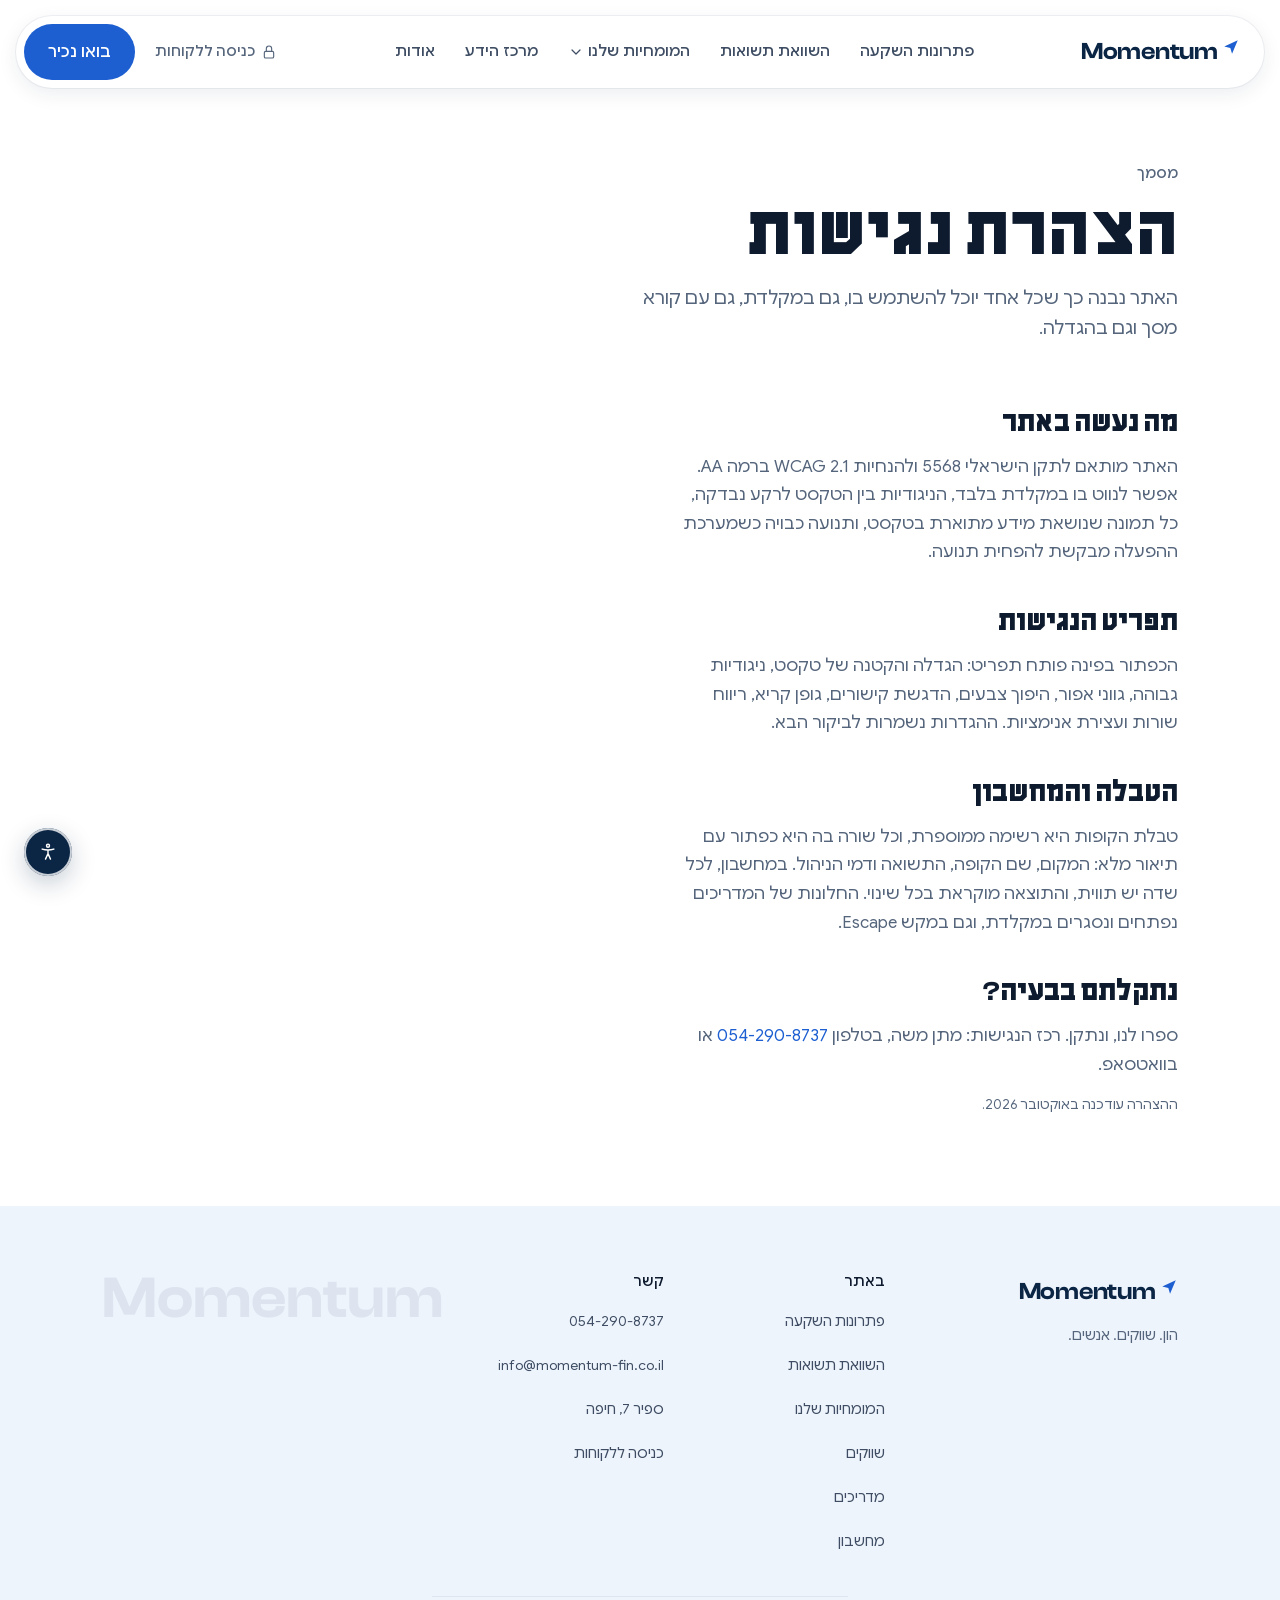
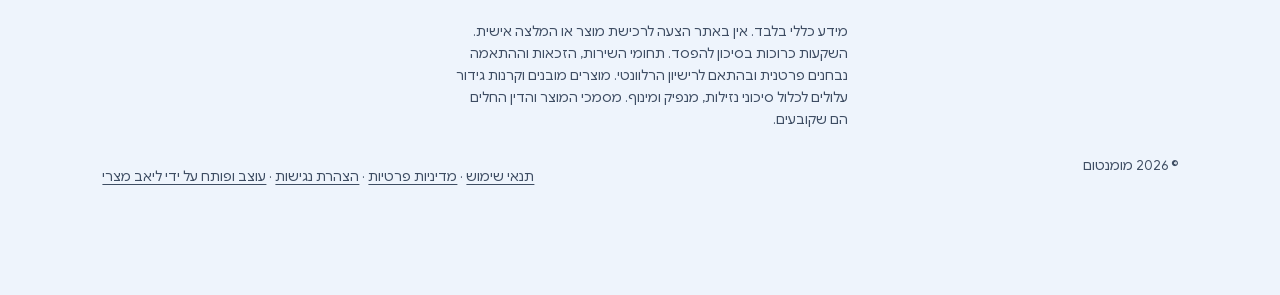
<file: accessibility.html>
<!doctype html>
<html lang="he" dir="rtl">
<head>
<meta charset="utf-8">
<meta name="viewport" content="width=device-width, initial-scale=1, viewport-fit=cover">
<title>הצהרת נגישות · מומנטום</title>
<meta name="description" content="הצהרת הנגישות של האתר של מומנטום.">
<meta name="robots" content="noindex, nofollow">
<meta name="theme-color" content="#ffffff">
<link rel="icon" href="images/favicon.svg" type="image/svg+xml">
<link rel="preload" href="fonts/Elkanah-ExtraBold.woff2" as="font" type="font/woff2" crossorigin>
<link rel="preload" href="fonts/GoogleSans-Hebrew.woff2" as="font" type="font/woff2" crossorigin>
<link rel="stylesheet" href="site.css?v=m2-1">
<script>
  /* the progressive-enhancement gate (engine/motion.md 2), and the page opening only when motion is allowed */
  (function () {
    var h = document.documentElement, still = false;
    h.classList.add("js");
    try { still = !!(JSON.parse(localStorage.getItem("momentum-a11y") || "{}").still); } catch (e) {}
    if (false && !still && !matchMedia("(prefers-reduced-motion: reduce)").matches) h.classList.add("open-anim");
  })();
</script>
</head>
<body>
<a class="hskip" href="#main">דילוג לתוכן</a>
<header class="hd" id="hd">
  <div class="hd-pill">
    <a class="logo" href="index.html" aria-label="מומנטום, לעמוד הבית"><span class="wm" lang="en">Momentum</span><svg class="logo-arrow" viewBox="0 0 24 24" aria-hidden="true"><path fill="currentColor" d="M3 11.2 21 3l-7.6 18-2.3-7.6z"/></svg></a>
    <nav class="hd-nav" aria-label="ראשי">
      <a class="hlink" href="index.html#solutions">פתרונות השקעה</a>
      <a class="hlink" href="index.html#returns">השוואת תשואות</a>
      <div class="hd-sub" data-sub>
        <button class="hlink hd-sub-btn" type="button" aria-expanded="false" aria-controls="sub-exp">המומחיות שלנו<svg viewBox="0 0 24 24" fill="none" stroke="currentColor" stroke-width="1.8" stroke-linecap="round" stroke-linejoin="round" aria-hidden="true"><path d="m6 9 6 6 6-6"/></svg></button>
        <ul class="hd-sub-list" id="sub-exp">
          <li><a href="index.html#expertise" data-open-dlg="exp-planning">תכנון פיננסי</a></li>
          <li><a href="index.html#expertise" data-open-dlg="exp-wealth">ניהול עושר</a></li>
          <li><a href="index.html#expertise" data-open-dlg="exp-pension">תכנון פנסיוני וביטוחי</a></li>
          <li><a href="index.html#expertise" data-open-dlg="exp-business">ייעוץ עסקי</a></li>
          <li><a href="index.html#expertise" data-open-dlg="exp-realestate">נדל"ן</a></li>
        </ul>
      </div>
      <a class="hlink" href="index.html#knowledge">מרכז הידע</a>
      <a class="hlink" href="index.html#about">אודות</a>
    </nav>
    <a class="hd-login" href="https://portal.roeto.co.il/Clientinfo/login" target="_blank" rel="noopener"><svg viewBox="0 0 24 24" fill="none" stroke="currentColor" stroke-width="1.7" stroke-linecap="round" stroke-linejoin="round" aria-hidden="true"><rect x="5" y="11" width="14" height="10" rx="2"/><path d="M8 11V7a4 4 0 0 1 8 0v4"/></svg>כניסה ללקוחות</a>
    <a class="btn shine hd-cta" href="index.html#contact">בואו נכיר</a>
    <button class="burger" type="button" aria-label="פתיחת תפריט" aria-expanded="false" aria-controls="md"><i></i><i></i><i></i></button>
  </div>
</header>

<div class="md" id="md" role="dialog" aria-modal="true" aria-label="תפריט">
  <div class="md-scrim"></div>
  <nav class="md-panel" aria-label="ניווט ראשי">
    <div class="md-top"><span class="logo"><span class="wm" lang="en">Momentum</span><svg class="logo-arrow" viewBox="0 0 24 24" aria-hidden="true"><path fill="currentColor" d="M3 11.2 21 3l-7.6 18-2.3-7.6z"/></svg></span><button class="md-close" type="button" aria-label="סגירת תפריט"><svg viewBox="0 0 24 24" fill="none" stroke="currentColor" stroke-width="1.7" stroke-linecap="round" aria-hidden="true"><path d="M18 6 6 18M6 6l12 12"/></svg></button></div>
    <ul>
      <li class="md-item"><a class="md-link" href="index.html#solutions"><small>01</small>פתרונות השקעה</a></li>
      <li class="md-item"><a class="md-link" href="index.html#returns"><small>02</small>השוואת תשואות</a></li>
      <li class="md-item"><a class="md-link" href="index.html#about"><small>03</small>נעים להכיר</a></li>
      <li class="md-item"><a class="md-link" href="index.html#expertise"><small>07</small>המומחיות שלנו</a></li>
      <li class="md-item"><a class="md-link" href="index.html#knowledge"><small>08</small>מרכז הידע</a></li>
      <li class="md-item"><a class="md-link" href="index.html#markets"><small>09</small>שווקים</a></li>
      <li class="md-item"><a class="md-link" href="index.html#tools"><small>10</small>מחשבון</a></li>
    </ul>
    <div class="md-cta">
      <a class="btn" href="index.html#contact">בואו נכיר</a>
      <a class="btn b2" href="https://portal.roeto.co.il/Clientinfo/login" target="_blank" rel="noopener">כניסה ללקוחות</a>
    </div>
  </nav>
</div>

<main id="main" tabindex="-1">
<section class="page" data-axis="start">
  <div class="head reveal">
    <p class="kicker">מסמך</p>
    <h1>הצהרת נגישות</h1>
    <p class="lead">האתר נבנה כך שכל אחד יוכל להשתמש בו, גם במקלדת, גם עם קורא מסך וגם בהגדלה.</p>
  </div>
  <div class="prose reveal">
    <h2>מה נעשה באתר</h2>
    <p>האתר מותאם לתקן הישראלי 5568 ולהנחיות WCAG 2.1 ברמה AA. אפשר לנווט בו במקלדת בלבד, הניגודיות בין הטקסט לרקע נבדקה, כל תמונה שנושאת מידע מתוארת בטקסט, ותנועה כבויה כשמערכת ההפעלה מבקשת להפחית תנועה.</p>
    <h2>תפריט הנגישות</h2>
    <p>הכפתור בפינה פותח תפריט: הגדלה והקטנה של טקסט, ניגודיות גבוהה, גווני אפור, היפוך צבעים, הדגשת קישורים, גופן קריא, ריווח שורות ועצירת אנימציות. ההגדרות נשמרות לביקור הבא.</p>
    <h2>הטבלה והמחשבון</h2>
    <p>טבלת הקופות היא רשימה ממוספרת, וכל שורה בה היא כפתור עם תיאור מלא: המקום, שם הקופה, התשואה ודמי הניהול. במחשבון, לכל שדה יש תווית, והתוצאה מוקראת בכל שינוי. החלונות של המדריכים נפתחים ונסגרים במקלדת, וגם במקש Escape.</p>
    <h2>נתקלתם בבעיה?</h2>
    <p>ספרו לנו, ונתקן. רכז הנגישות: מתן משה, בטלפון <a href="tel:+972542908737"><span class="ltr">054-290-8737</span></a> או בוואטסאפ.</p>
    <p class="micro">ההצהרה עודכנה באוקטובר 2026.</p>
  </div>
</section>
</main>
<footer class="ft">
  <div class="ft-cols">
    <div class="ft-brand">
      <a class="logo" href="index.html" aria-label="מומנטום, לעמוד הבית"><span class="wm" lang="en">Momentum</span><svg class="logo-arrow" viewBox="0 0 24 24" aria-hidden="true"><path fill="currentColor" d="M3 11.2 21 3l-7.6 18-2.3-7.6z"/></svg></a>
      <p>הון. שווקים. אנשים.</p>
    </div>
    <div class="ft-col">
      <b>באתר</b>
      <a href="index.html#solutions">פתרונות השקעה</a>
      <a href="index.html#returns">השוואת תשואות</a>
      <a href="index.html#expertise">המומחיות שלנו</a>
      <a href="index.html#markets">שווקים</a>
      <a href="index.html#knowledge">מדריכים</a>
      <a href="index.html#tools">מחשבון</a>
    </div>
    <div class="ft-col">
      <b>קשר</b>
      <a class="tel" href="tel:+972542908737">054-290-8737</a>
      <a class="tel" href="mailto:info@momentum-fin.co.il">info@momentum-fin.co.il</a>
      <span class="ft-addr">ספיר 7, חיפה</span>
      <a href="https://portal.roeto.co.il/Clientinfo/login" target="_blank" rel="noopener">כניסה ללקוחות</a>
    </div>
    <div class="ft-mark" aria-hidden="true"><span class="wm" lang="en">Momentum</span><svg class="logo-arrow" viewBox="0 0 24 24" aria-hidden="true"><path fill="currentColor" d="M3 11.2 21 3l-7.6 18-2.3-7.6z"/></svg></div>
  </div>
  <p class="ft-disc">מידע כללי בלבד. אין באתר הצעה לרכישת מוצר או המלצה אישית. השקעות כרוכות בסיכון להפסד. תחומי השירות, הזכאות וההתאמה נבחנים פרטנית ובהתאם לרישיון הרלוונטי. מוצרים מובנים וקרנות גידור עלולים לכלול סיכוני נזילות, מנפיק ומינוף. מסמכי המוצר והדין החלים הם שקובעים.</p>
  <div class="ft-legal">
    <span>© <span data-year>2026</span> מומנטום</span>
    <span><a href="terms.html">תנאי שימוש</a> · <a href="privacy.html">מדיניות פרטיות</a> · <a href="accessibility.html">הצהרת נגישות</a> · <a href="https://liavmatzri.co.il" target="_blank" rel="noopener">עוצב ופותח על ידי ליאב מצרי</a></span>
  </div>
</footer>

<a class="fab-a11y" href="accessibility.html" aria-label="נגישות"><svg viewBox="0 0 24 24" fill="none" stroke="currentColor" stroke-width="1.7" stroke-linecap="round" stroke-linejoin="round" aria-hidden="true"><circle cx="12" cy="4.5" r="1.8"/><path d="M5 8.5c2.3.7 4.6 1 7 1s4.7-.3 7-1M12 9.5V14m0 0-3 6.5M12 14l3 6.5"/></svg></a>
<script src="js/site.js?v=m2-1" defer></script>
<script src="js/a11y.js?v=m2-1" defer></script>
</body>
</html>
</file>
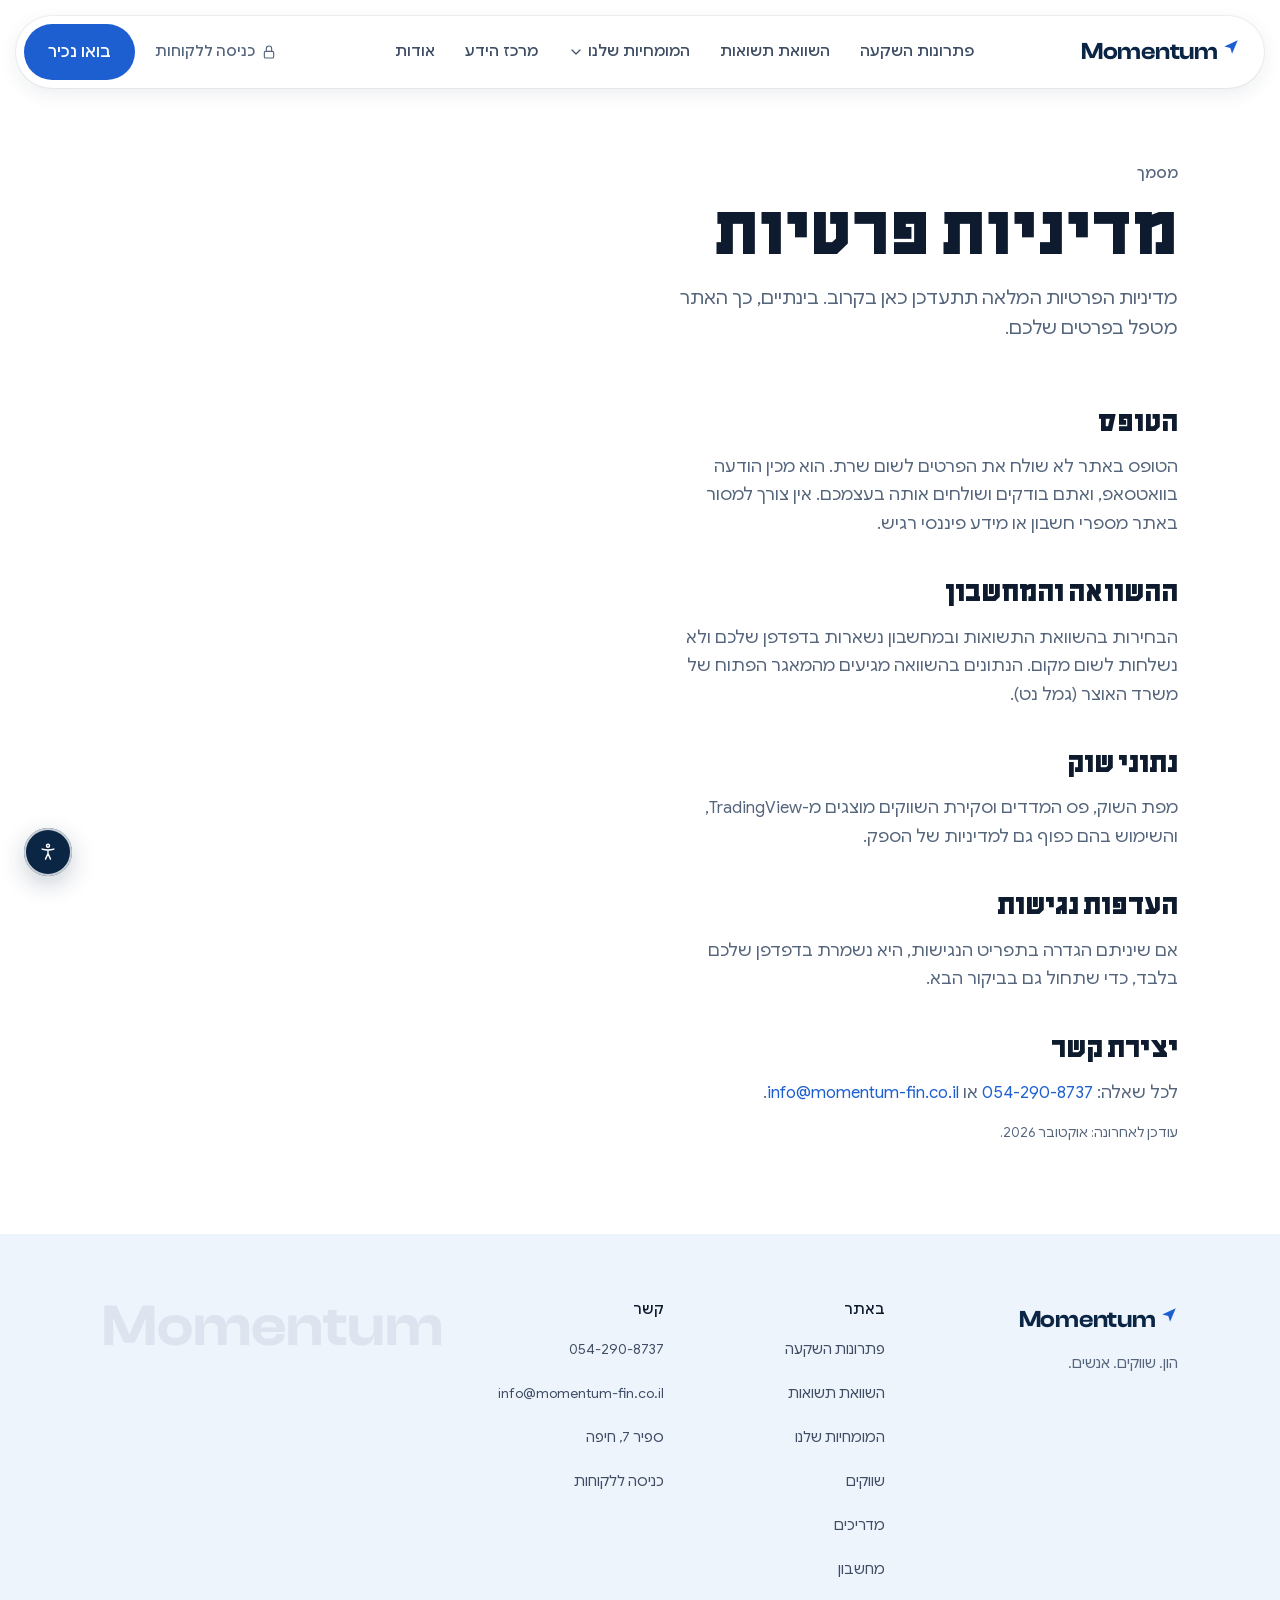
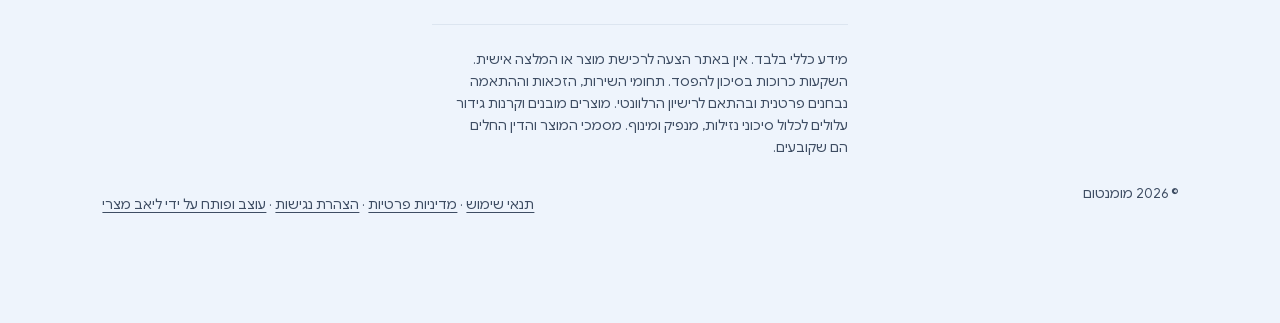
<file: privacy.html>
<!doctype html>
<html lang="he" dir="rtl">
<head>
<meta charset="utf-8">
<meta name="viewport" content="width=device-width, initial-scale=1, viewport-fit=cover">
<title>מדיניות פרטיות · מומנטום</title>
<meta name="description" content="מדיניות הפרטיות של האתר של מומנטום.">
<meta name="robots" content="noindex, nofollow">
<meta name="theme-color" content="#ffffff">
<link rel="icon" href="images/favicon.svg" type="image/svg+xml">
<link rel="preload" href="fonts/Elkanah-ExtraBold.woff2" as="font" type="font/woff2" crossorigin>
<link rel="preload" href="fonts/GoogleSans-Hebrew.woff2" as="font" type="font/woff2" crossorigin>
<link rel="stylesheet" href="site.css?v=m2-1">
<script>
  /* the progressive-enhancement gate (engine/motion.md 2), and the page opening only when motion is allowed */
  (function () {
    var h = document.documentElement, still = false;
    h.classList.add("js");
    try { still = !!(JSON.parse(localStorage.getItem("momentum-a11y") || "{}").still); } catch (e) {}
    if (false && !still && !matchMedia("(prefers-reduced-motion: reduce)").matches) h.classList.add("open-anim");
  })();
</script>
</head>
<body>
<a class="hskip" href="#main">דילוג לתוכן</a>
<header class="hd" id="hd">
  <div class="hd-pill">
    <a class="logo" href="index.html" aria-label="מומנטום, לעמוד הבית"><span class="wm" lang="en">Momentum</span><svg class="logo-arrow" viewBox="0 0 24 24" aria-hidden="true"><path fill="currentColor" d="M3 11.2 21 3l-7.6 18-2.3-7.6z"/></svg></a>
    <nav class="hd-nav" aria-label="ראשי">
      <a class="hlink" href="index.html#solutions">פתרונות השקעה</a>
      <a class="hlink" href="index.html#returns">השוואת תשואות</a>
      <div class="hd-sub" data-sub>
        <button class="hlink hd-sub-btn" type="button" aria-expanded="false" aria-controls="sub-exp">המומחיות שלנו<svg viewBox="0 0 24 24" fill="none" stroke="currentColor" stroke-width="1.8" stroke-linecap="round" stroke-linejoin="round" aria-hidden="true"><path d="m6 9 6 6 6-6"/></svg></button>
        <ul class="hd-sub-list" id="sub-exp">
          <li><a href="index.html#expertise" data-open-dlg="exp-planning">תכנון פיננסי</a></li>
          <li><a href="index.html#expertise" data-open-dlg="exp-wealth">ניהול עושר</a></li>
          <li><a href="index.html#expertise" data-open-dlg="exp-pension">תכנון פנסיוני וביטוחי</a></li>
          <li><a href="index.html#expertise" data-open-dlg="exp-business">ייעוץ עסקי</a></li>
          <li><a href="index.html#expertise" data-open-dlg="exp-realestate">נדל"ן</a></li>
        </ul>
      </div>
      <a class="hlink" href="index.html#knowledge">מרכז הידע</a>
      <a class="hlink" href="index.html#about">אודות</a>
    </nav>
    <a class="hd-login" href="https://portal.roeto.co.il/Clientinfo/login" target="_blank" rel="noopener"><svg viewBox="0 0 24 24" fill="none" stroke="currentColor" stroke-width="1.7" stroke-linecap="round" stroke-linejoin="round" aria-hidden="true"><rect x="5" y="11" width="14" height="10" rx="2"/><path d="M8 11V7a4 4 0 0 1 8 0v4"/></svg>כניסה ללקוחות</a>
    <a class="btn shine hd-cta" href="index.html#contact">בואו נכיר</a>
    <button class="burger" type="button" aria-label="פתיחת תפריט" aria-expanded="false" aria-controls="md"><i></i><i></i><i></i></button>
  </div>
</header>

<div class="md" id="md" role="dialog" aria-modal="true" aria-label="תפריט">
  <div class="md-scrim"></div>
  <nav class="md-panel" aria-label="ניווט ראשי">
    <div class="md-top"><span class="logo"><span class="wm" lang="en">Momentum</span><svg class="logo-arrow" viewBox="0 0 24 24" aria-hidden="true"><path fill="currentColor" d="M3 11.2 21 3l-7.6 18-2.3-7.6z"/></svg></span><button class="md-close" type="button" aria-label="סגירת תפריט"><svg viewBox="0 0 24 24" fill="none" stroke="currentColor" stroke-width="1.7" stroke-linecap="round" aria-hidden="true"><path d="M18 6 6 18M6 6l12 12"/></svg></button></div>
    <ul>
      <li class="md-item"><a class="md-link" href="index.html#solutions"><small>01</small>פתרונות השקעה</a></li>
      <li class="md-item"><a class="md-link" href="index.html#returns"><small>02</small>השוואת תשואות</a></li>
      <li class="md-item"><a class="md-link" href="index.html#about"><small>03</small>נעים להכיר</a></li>
      <li class="md-item"><a class="md-link" href="index.html#expertise"><small>07</small>המומחיות שלנו</a></li>
      <li class="md-item"><a class="md-link" href="index.html#knowledge"><small>08</small>מרכז הידע</a></li>
      <li class="md-item"><a class="md-link" href="index.html#markets"><small>09</small>שווקים</a></li>
      <li class="md-item"><a class="md-link" href="index.html#tools"><small>10</small>מחשבון</a></li>
    </ul>
    <div class="md-cta">
      <a class="btn" href="index.html#contact">בואו נכיר</a>
      <a class="btn b2" href="https://portal.roeto.co.il/Clientinfo/login" target="_blank" rel="noopener">כניסה ללקוחות</a>
    </div>
  </nav>
</div>

<main id="main" tabindex="-1">
<section class="page" data-axis="start">
  <div class="head reveal">
    <p class="kicker">מסמך</p>
    <h1>מדיניות פרטיות</h1>
    <p class="lead">מדיניות הפרטיות המלאה תתעדכן כאן בקרוב. בינתיים, כך האתר מטפל בפרטים שלכם.</p>
  </div>
  <div class="prose reveal">
    <h2>הטופס</h2>
    <p>הטופס באתר לא שולח את הפרטים לשום שרת. הוא מכין הודעה בוואטסאפ, ואתם בודקים ושולחים אותה בעצמכם. אין צורך למסור באתר מספרי חשבון או מידע פיננסי רגיש.</p>
    <h2>ההשוואה והמחשבון</h2>
    <p>הבחירות בהשוואת התשואות ובמחשבון נשארות בדפדפן שלכם ולא נשלחות לשום מקום. הנתונים בהשוואה מגיעים מהמאגר הפתוח של משרד האוצר (גמל נט).</p>
    <h2>נתוני שוק</h2>
    <p>מפת השוק, פס המדדים וסקירת השווקים מוצגים מ-TradingView, והשימוש בהם כפוף גם למדיניות של הספק.</p>
    <h2>העדפות נגישות</h2>
    <p>אם שיניתם הגדרה בתפריט הנגישות, היא נשמרת בדפדפן שלכם בלבד, כדי שתחול גם בביקור הבא.</p>
    <h2>יצירת קשר</h2>
    <p>לכל שאלה: <a href="tel:+972542908737"><span class="ltr">054-290-8737</span></a> או <a href="mailto:info@momentum-fin.co.il"><span class="ltr">info@momentum-fin.co.il</span></a>.</p>
    <p class="micro">עודכן לאחרונה: אוקטובר 2026.</p>
  </div>
</section>
</main>
<footer class="ft">
  <div class="ft-cols">
    <div class="ft-brand">
      <a class="logo" href="index.html" aria-label="מומנטום, לעמוד הבית"><span class="wm" lang="en">Momentum</span><svg class="logo-arrow" viewBox="0 0 24 24" aria-hidden="true"><path fill="currentColor" d="M3 11.2 21 3l-7.6 18-2.3-7.6z"/></svg></a>
      <p>הון. שווקים. אנשים.</p>
    </div>
    <div class="ft-col">
      <b>באתר</b>
      <a href="index.html#solutions">פתרונות השקעה</a>
      <a href="index.html#returns">השוואת תשואות</a>
      <a href="index.html#expertise">המומחיות שלנו</a>
      <a href="index.html#markets">שווקים</a>
      <a href="index.html#knowledge">מדריכים</a>
      <a href="index.html#tools">מחשבון</a>
    </div>
    <div class="ft-col">
      <b>קשר</b>
      <a class="tel" href="tel:+972542908737">054-290-8737</a>
      <a class="tel" href="mailto:info@momentum-fin.co.il">info@momentum-fin.co.il</a>
      <span class="ft-addr">ספיר 7, חיפה</span>
      <a href="https://portal.roeto.co.il/Clientinfo/login" target="_blank" rel="noopener">כניסה ללקוחות</a>
    </div>
    <div class="ft-mark" aria-hidden="true"><span class="wm" lang="en">Momentum</span><svg class="logo-arrow" viewBox="0 0 24 24" aria-hidden="true"><path fill="currentColor" d="M3 11.2 21 3l-7.6 18-2.3-7.6z"/></svg></div>
  </div>
  <p class="ft-disc">מידע כללי בלבד. אין באתר הצעה לרכישת מוצר או המלצה אישית. השקעות כרוכות בסיכון להפסד. תחומי השירות, הזכאות וההתאמה נבחנים פרטנית ובהתאם לרישיון הרלוונטי. מוצרים מובנים וקרנות גידור עלולים לכלול סיכוני נזילות, מנפיק ומינוף. מסמכי המוצר והדין החלים הם שקובעים.</p>
  <div class="ft-legal">
    <span>© <span data-year>2026</span> מומנטום</span>
    <span><a href="terms.html">תנאי שימוש</a> · <a href="privacy.html">מדיניות פרטיות</a> · <a href="accessibility.html">הצהרת נגישות</a> · <a href="https://liavmatzri.co.il" target="_blank" rel="noopener">עוצב ופותח על ידי ליאב מצרי</a></span>
  </div>
</footer>

<a class="fab-a11y" href="accessibility.html" aria-label="נגישות"><svg viewBox="0 0 24 24" fill="none" stroke="currentColor" stroke-width="1.7" stroke-linecap="round" stroke-linejoin="round" aria-hidden="true"><circle cx="12" cy="4.5" r="1.8"/><path d="M5 8.5c2.3.7 4.6 1 7 1s4.7-.3 7-1M12 9.5V14m0 0-3 6.5M12 14l3 6.5"/></svg></a>
<script src="js/site.js?v=m2-1" defer></script>
<script src="js/a11y.js?v=m2-1" defer></script>
</body>
</html>
</file>
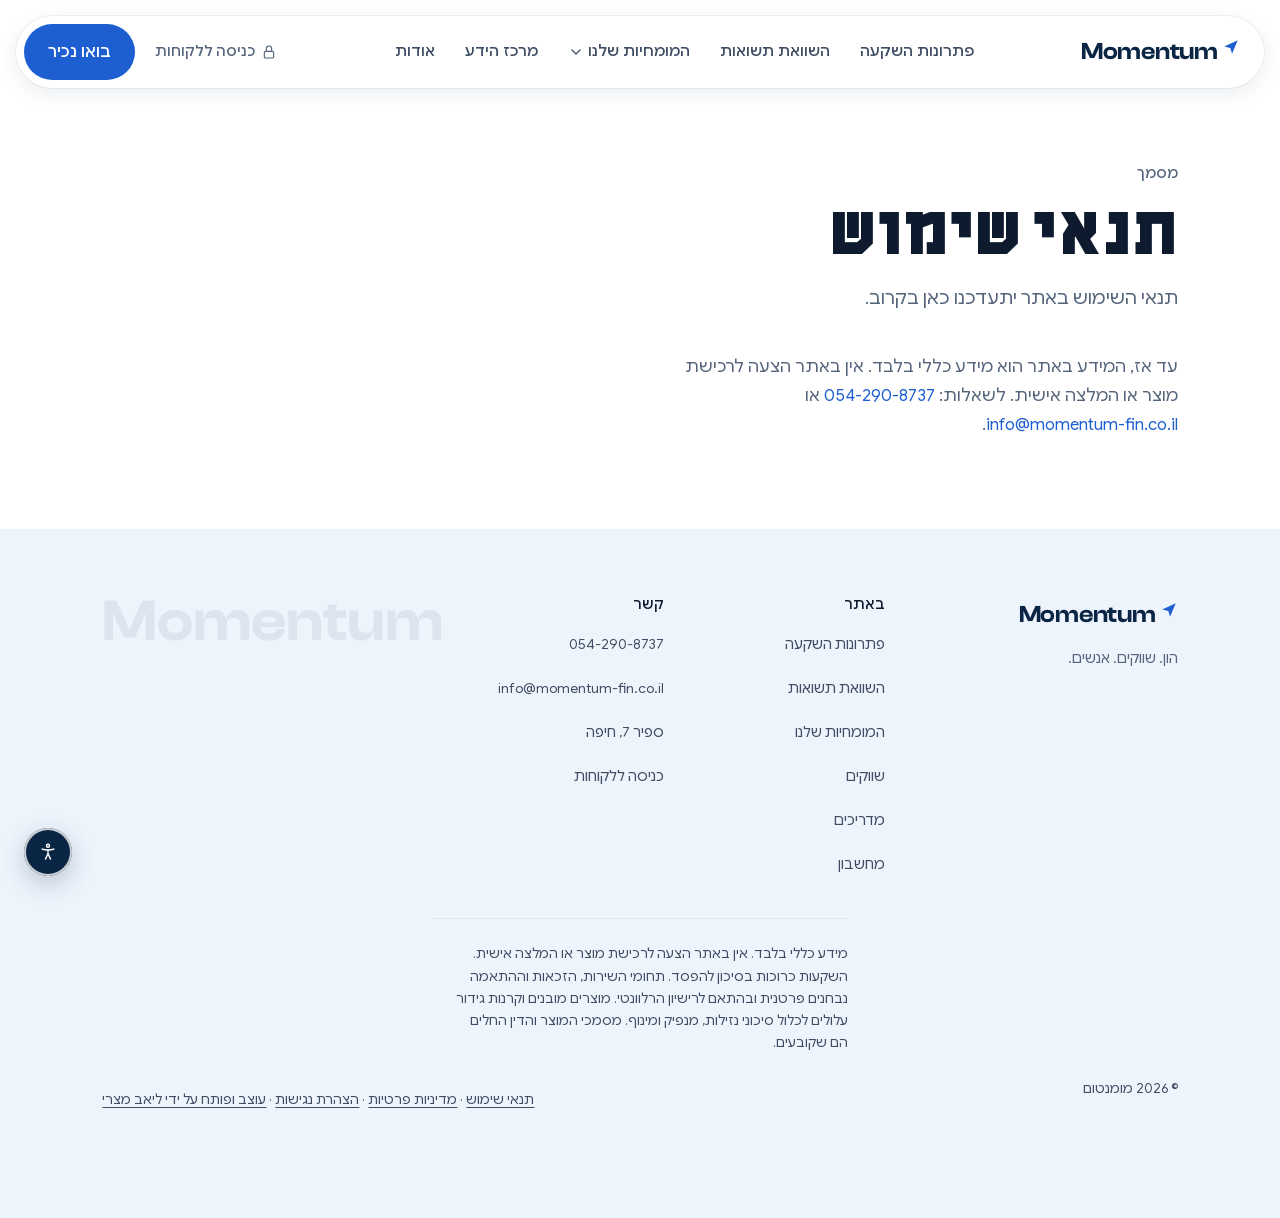
<file: terms.html>
<!doctype html>
<html lang="he" dir="rtl">
<head>
<meta charset="utf-8">
<meta name="viewport" content="width=device-width, initial-scale=1, viewport-fit=cover">
<title>תנאי שימוש · מומנטום</title>
<meta name="description" content="תנאי השימוש באתר של מומנטום.">
<meta name="robots" content="noindex, nofollow">
<meta name="theme-color" content="#ffffff">
<link rel="icon" href="images/favicon.svg" type="image/svg+xml">
<link rel="preload" href="fonts/Elkanah-ExtraBold.woff2" as="font" type="font/woff2" crossorigin>
<link rel="preload" href="fonts/GoogleSans-Hebrew.woff2" as="font" type="font/woff2" crossorigin>
<link rel="stylesheet" href="site.css?v=m2-1">
<script>
  /* the progressive-enhancement gate (engine/motion.md 2), and the page opening only when motion is allowed */
  (function () {
    var h = document.documentElement, still = false;
    h.classList.add("js");
    try { still = !!(JSON.parse(localStorage.getItem("momentum-a11y") || "{}").still); } catch (e) {}
    if (false && !still && !matchMedia("(prefers-reduced-motion: reduce)").matches) h.classList.add("open-anim");
  })();
</script>
</head>
<body>
<a class="hskip" href="#main">דילוג לתוכן</a>
<header class="hd" id="hd">
  <div class="hd-pill">
    <a class="logo" href="index.html" aria-label="מומנטום, לעמוד הבית"><span class="wm" lang="en">Momentum</span><svg class="logo-arrow" viewBox="0 0 24 24" aria-hidden="true"><path fill="currentColor" d="M3 11.2 21 3l-7.6 18-2.3-7.6z"/></svg></a>
    <nav class="hd-nav" aria-label="ראשי">
      <a class="hlink" href="index.html#solutions">פתרונות השקעה</a>
      <a class="hlink" href="index.html#returns">השוואת תשואות</a>
      <div class="hd-sub" data-sub>
        <button class="hlink hd-sub-btn" type="button" aria-expanded="false" aria-controls="sub-exp">המומחיות שלנו<svg viewBox="0 0 24 24" fill="none" stroke="currentColor" stroke-width="1.8" stroke-linecap="round" stroke-linejoin="round" aria-hidden="true"><path d="m6 9 6 6 6-6"/></svg></button>
        <ul class="hd-sub-list" id="sub-exp">
          <li><a href="index.html#expertise" data-open-dlg="exp-planning">תכנון פיננסי</a></li>
          <li><a href="index.html#expertise" data-open-dlg="exp-wealth">ניהול עושר</a></li>
          <li><a href="index.html#expertise" data-open-dlg="exp-pension">תכנון פנסיוני וביטוחי</a></li>
          <li><a href="index.html#expertise" data-open-dlg="exp-business">ייעוץ עסקי</a></li>
          <li><a href="index.html#expertise" data-open-dlg="exp-realestate">נדל"ן</a></li>
        </ul>
      </div>
      <a class="hlink" href="index.html#knowledge">מרכז הידע</a>
      <a class="hlink" href="index.html#about">אודות</a>
    </nav>
    <a class="hd-login" href="https://portal.roeto.co.il/Clientinfo/login" target="_blank" rel="noopener"><svg viewBox="0 0 24 24" fill="none" stroke="currentColor" stroke-width="1.7" stroke-linecap="round" stroke-linejoin="round" aria-hidden="true"><rect x="5" y="11" width="14" height="10" rx="2"/><path d="M8 11V7a4 4 0 0 1 8 0v4"/></svg>כניסה ללקוחות</a>
    <a class="btn shine hd-cta" href="index.html#contact">בואו נכיר</a>
    <button class="burger" type="button" aria-label="פתיחת תפריט" aria-expanded="false" aria-controls="md"><i></i><i></i><i></i></button>
  </div>
</header>

<div class="md" id="md" role="dialog" aria-modal="true" aria-label="תפריט">
  <div class="md-scrim"></div>
  <nav class="md-panel" aria-label="ניווט ראשי">
    <div class="md-top"><span class="logo"><span class="wm" lang="en">Momentum</span><svg class="logo-arrow" viewBox="0 0 24 24" aria-hidden="true"><path fill="currentColor" d="M3 11.2 21 3l-7.6 18-2.3-7.6z"/></svg></span><button class="md-close" type="button" aria-label="סגירת תפריט"><svg viewBox="0 0 24 24" fill="none" stroke="currentColor" stroke-width="1.7" stroke-linecap="round" aria-hidden="true"><path d="M18 6 6 18M6 6l12 12"/></svg></button></div>
    <ul>
      <li class="md-item"><a class="md-link" href="index.html#solutions"><small>01</small>פתרונות השקעה</a></li>
      <li class="md-item"><a class="md-link" href="index.html#returns"><small>02</small>השוואת תשואות</a></li>
      <li class="md-item"><a class="md-link" href="index.html#about"><small>03</small>נעים להכיר</a></li>
      <li class="md-item"><a class="md-link" href="index.html#expertise"><small>07</small>המומחיות שלנו</a></li>
      <li class="md-item"><a class="md-link" href="index.html#knowledge"><small>08</small>מרכז הידע</a></li>
      <li class="md-item"><a class="md-link" href="index.html#markets"><small>09</small>שווקים</a></li>
      <li class="md-item"><a class="md-link" href="index.html#tools"><small>10</small>מחשבון</a></li>
    </ul>
    <div class="md-cta">
      <a class="btn" href="index.html#contact">בואו נכיר</a>
      <a class="btn b2" href="https://portal.roeto.co.il/Clientinfo/login" target="_blank" rel="noopener">כניסה ללקוחות</a>
    </div>
  </nav>
</div>

<main id="main" tabindex="-1">
<section class="page" data-axis="start">
  <div class="head reveal">
    <p class="kicker">מסמך</p>
    <h1>תנאי שימוש</h1>
    <p class="lead">תנאי השימוש באתר יתעדכנו כאן בקרוב.</p>
  </div>
  <div class="prose reveal">
    <p>עד אז, המידע באתר הוא מידע כללי בלבד. אין באתר הצעה לרכישת מוצר או המלצה אישית. לשאלות: <a href="tel:+972542908737"><span class="ltr">054-290-8737</span></a> או <a href="mailto:info@momentum-fin.co.il"><span class="ltr">info@momentum-fin.co.il</span></a>.</p>
  </div>
</section>
</main>
<footer class="ft">
  <div class="ft-cols">
    <div class="ft-brand">
      <a class="logo" href="index.html" aria-label="מומנטום, לעמוד הבית"><span class="wm" lang="en">Momentum</span><svg class="logo-arrow" viewBox="0 0 24 24" aria-hidden="true"><path fill="currentColor" d="M3 11.2 21 3l-7.6 18-2.3-7.6z"/></svg></a>
      <p>הון. שווקים. אנשים.</p>
    </div>
    <div class="ft-col">
      <b>באתר</b>
      <a href="index.html#solutions">פתרונות השקעה</a>
      <a href="index.html#returns">השוואת תשואות</a>
      <a href="index.html#expertise">המומחיות שלנו</a>
      <a href="index.html#markets">שווקים</a>
      <a href="index.html#knowledge">מדריכים</a>
      <a href="index.html#tools">מחשבון</a>
    </div>
    <div class="ft-col">
      <b>קשר</b>
      <a class="tel" href="tel:+972542908737">054-290-8737</a>
      <a class="tel" href="mailto:info@momentum-fin.co.il">info@momentum-fin.co.il</a>
      <span class="ft-addr">ספיר 7, חיפה</span>
      <a href="https://portal.roeto.co.il/Clientinfo/login" target="_blank" rel="noopener">כניסה ללקוחות</a>
    </div>
    <div class="ft-mark" aria-hidden="true"><span class="wm" lang="en">Momentum</span><svg class="logo-arrow" viewBox="0 0 24 24" aria-hidden="true"><path fill="currentColor" d="M3 11.2 21 3l-7.6 18-2.3-7.6z"/></svg></div>
  </div>
  <p class="ft-disc">מידע כללי בלבד. אין באתר הצעה לרכישת מוצר או המלצה אישית. השקעות כרוכות בסיכון להפסד. תחומי השירות, הזכאות וההתאמה נבחנים פרטנית ובהתאם לרישיון הרלוונטי. מוצרים מובנים וקרנות גידור עלולים לכלול סיכוני נזילות, מנפיק ומינוף. מסמכי המוצר והדין החלים הם שקובעים.</p>
  <div class="ft-legal">
    <span>© <span data-year>2026</span> מומנטום</span>
    <span><a href="terms.html">תנאי שימוש</a> · <a href="privacy.html">מדיניות פרטיות</a> · <a href="accessibility.html">הצהרת נגישות</a> · <a href="https://liavmatzri.co.il" target="_blank" rel="noopener">עוצב ופותח על ידי ליאב מצרי</a></span>
  </div>
</footer>

<a class="fab-a11y" href="accessibility.html" aria-label="נגישות"><svg viewBox="0 0 24 24" fill="none" stroke="currentColor" stroke-width="1.7" stroke-linecap="round" stroke-linejoin="round" aria-hidden="true"><circle cx="12" cy="4.5" r="1.8"/><path d="M5 8.5c2.3.7 4.6 1 7 1s4.7-.3 7-1M12 9.5V14m0 0-3 6.5M12 14l3 6.5"/></svg></a>
<script src="js/site.js?v=m2-1" defer></script>
<script src="js/a11y.js?v=m2-1" defer></script>
</body>
</html>
</file>
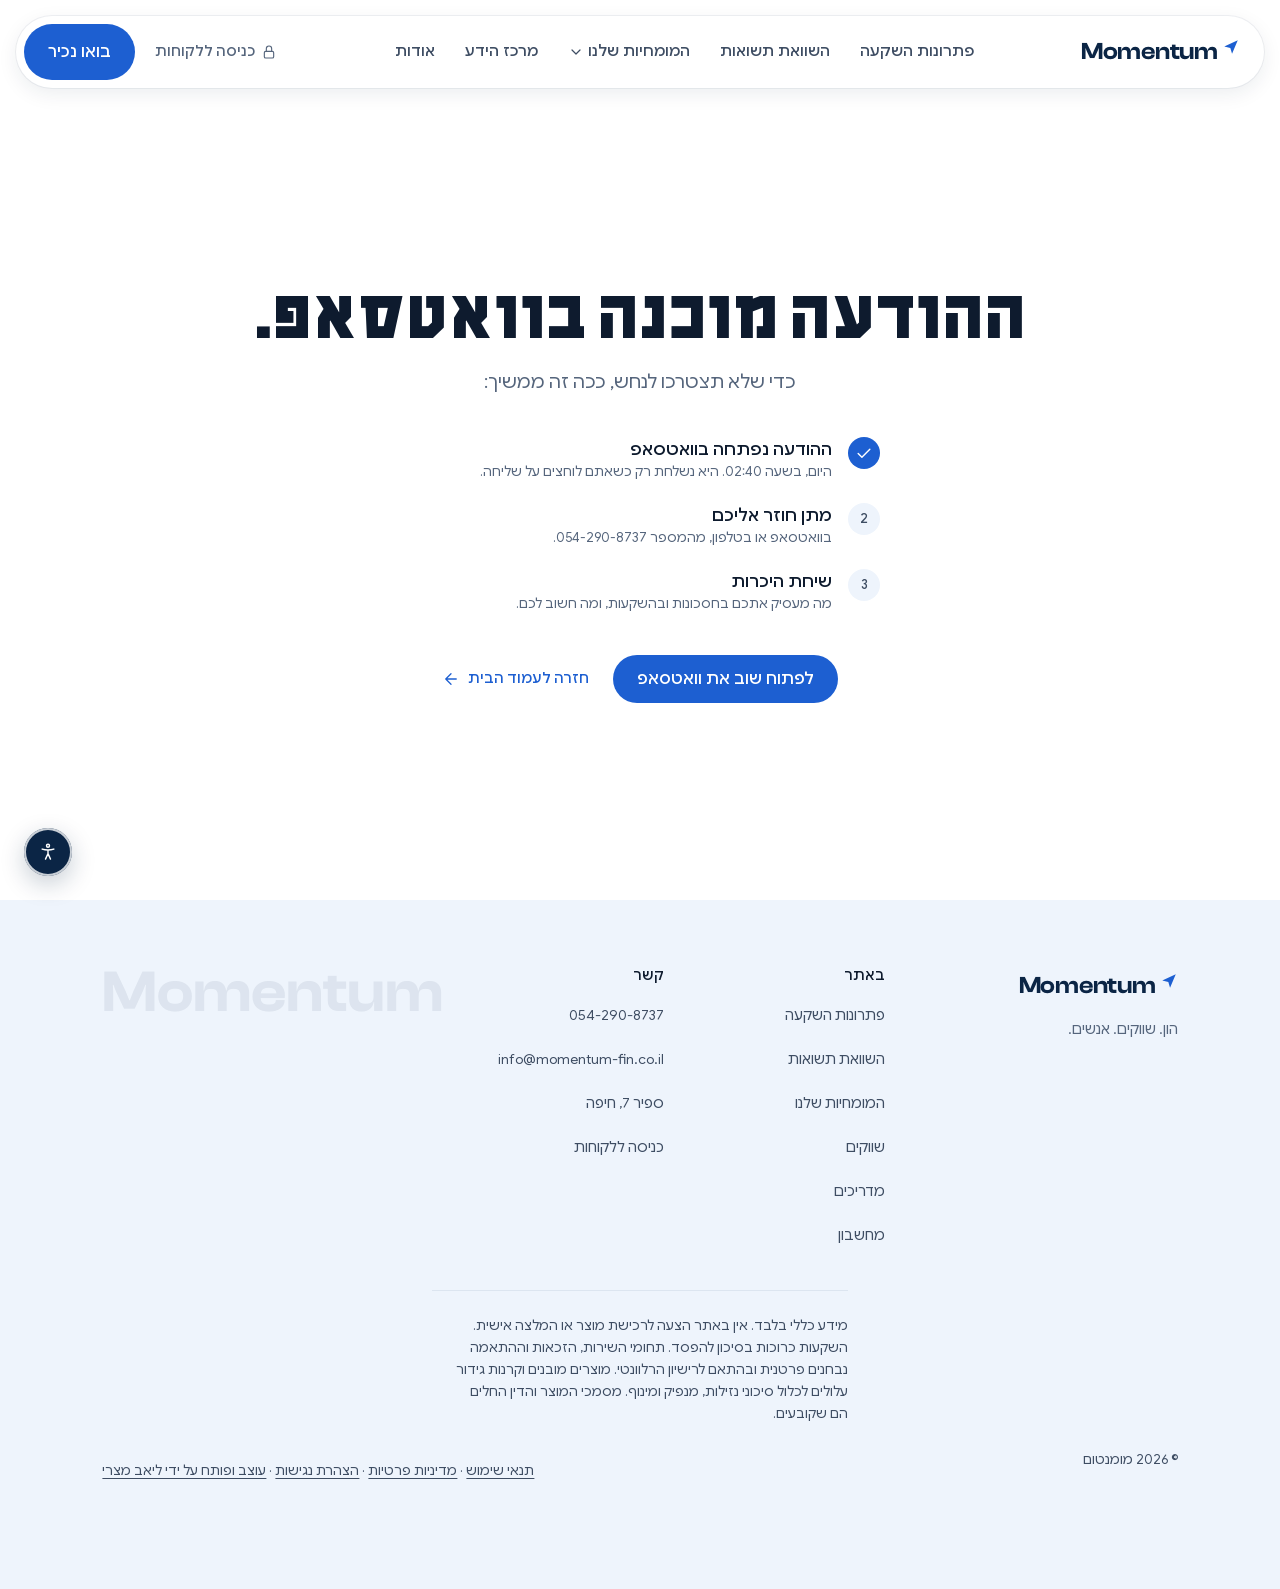
<file: thanks.html>
<!doctype html>
<html lang="he" dir="rtl">
<head>
<meta charset="utf-8">
<meta name="viewport" content="width=device-width, initial-scale=1, viewport-fit=cover">
<title>ההודעה מוכנה · מומנטום</title>
<meta name="description" content="ההודעה מחכה לכם בוואטסאפ.">
<meta name="robots" content="noindex, nofollow">
<meta name="theme-color" content="#ffffff">
<link rel="icon" href="images/favicon.svg" type="image/svg+xml">
<link rel="preload" href="fonts/Elkanah-ExtraBold.woff2" as="font" type="font/woff2" crossorigin>
<link rel="preload" href="fonts/GoogleSans-Hebrew.woff2" as="font" type="font/woff2" crossorigin>
<link rel="stylesheet" href="site.css?v=m2-1">
<script>
  /* the progressive-enhancement gate (engine/motion.md 2), and the page opening only when motion is allowed */
  (function () {
    var h = document.documentElement, still = false;
    h.classList.add("js");
    try { still = !!(JSON.parse(localStorage.getItem("momentum-a11y") || "{}").still); } catch (e) {}
    if (false && !still && !matchMedia("(prefers-reduced-motion: reduce)").matches) h.classList.add("open-anim");
  })();
</script>
</head>
<body>
<a class="hskip" href="#main">דילוג לתוכן</a>
<header class="hd" id="hd">
  <div class="hd-pill">
    <a class="logo" href="index.html" aria-label="מומנטום, לעמוד הבית"><span class="wm" lang="en">Momentum</span><svg class="logo-arrow" viewBox="0 0 24 24" aria-hidden="true"><path fill="currentColor" d="M3 11.2 21 3l-7.6 18-2.3-7.6z"/></svg></a>
    <nav class="hd-nav" aria-label="ראשי">
      <a class="hlink" href="index.html#solutions">פתרונות השקעה</a>
      <a class="hlink" href="index.html#returns">השוואת תשואות</a>
      <div class="hd-sub" data-sub>
        <button class="hlink hd-sub-btn" type="button" aria-expanded="false" aria-controls="sub-exp">המומחיות שלנו<svg viewBox="0 0 24 24" fill="none" stroke="currentColor" stroke-width="1.8" stroke-linecap="round" stroke-linejoin="round" aria-hidden="true"><path d="m6 9 6 6 6-6"/></svg></button>
        <ul class="hd-sub-list" id="sub-exp">
          <li><a href="index.html#expertise" data-open-dlg="exp-planning">תכנון פיננסי</a></li>
          <li><a href="index.html#expertise" data-open-dlg="exp-wealth">ניהול עושר</a></li>
          <li><a href="index.html#expertise" data-open-dlg="exp-pension">תכנון פנסיוני וביטוחי</a></li>
          <li><a href="index.html#expertise" data-open-dlg="exp-business">ייעוץ עסקי</a></li>
          <li><a href="index.html#expertise" data-open-dlg="exp-realestate">נדל"ן</a></li>
        </ul>
      </div>
      <a class="hlink" href="index.html#knowledge">מרכז הידע</a>
      <a class="hlink" href="index.html#about">אודות</a>
    </nav>
    <a class="hd-login" href="https://portal.roeto.co.il/Clientinfo/login" target="_blank" rel="noopener"><svg viewBox="0 0 24 24" fill="none" stroke="currentColor" stroke-width="1.7" stroke-linecap="round" stroke-linejoin="round" aria-hidden="true"><rect x="5" y="11" width="14" height="10" rx="2"/><path d="M8 11V7a4 4 0 0 1 8 0v4"/></svg>כניסה ללקוחות</a>
    <a class="btn shine hd-cta" href="index.html#contact">בואו נכיר</a>
    <button class="burger" type="button" aria-label="פתיחת תפריט" aria-expanded="false" aria-controls="md"><i></i><i></i><i></i></button>
  </div>
</header>

<div class="md" id="md" role="dialog" aria-modal="true" aria-label="תפריט">
  <div class="md-scrim"></div>
  <nav class="md-panel" aria-label="ניווט ראשי">
    <div class="md-top"><span class="logo"><span class="wm" lang="en">Momentum</span><svg class="logo-arrow" viewBox="0 0 24 24" aria-hidden="true"><path fill="currentColor" d="M3 11.2 21 3l-7.6 18-2.3-7.6z"/></svg></span><button class="md-close" type="button" aria-label="סגירת תפריט"><svg viewBox="0 0 24 24" fill="none" stroke="currentColor" stroke-width="1.7" stroke-linecap="round" aria-hidden="true"><path d="M18 6 6 18M6 6l12 12"/></svg></button></div>
    <ul>
      <li class="md-item"><a class="md-link" href="index.html#solutions"><small>01</small>פתרונות השקעה</a></li>
      <li class="md-item"><a class="md-link" href="index.html#returns"><small>02</small>השוואת תשואות</a></li>
      <li class="md-item"><a class="md-link" href="index.html#about"><small>03</small>נעים להכיר</a></li>
      <li class="md-item"><a class="md-link" href="index.html#expertise"><small>07</small>המומחיות שלנו</a></li>
      <li class="md-item"><a class="md-link" href="index.html#knowledge"><small>08</small>מרכז הידע</a></li>
      <li class="md-item"><a class="md-link" href="index.html#markets"><small>09</small>שווקים</a></li>
      <li class="md-item"><a class="md-link" href="index.html#tools"><small>10</small>מחשבון</a></li>
    </ul>
    <div class="md-cta">
      <a class="btn" href="index.html#contact">בואו נכיר</a>
      <a class="btn b2" href="https://portal.roeto.co.il/Clientinfo/login" target="_blank" rel="noopener">כניסה ללקוחות</a>
    </div>
  </nav>
</div>

<main id="main" tabindex="-1">
<section class="ty" data-thanks>
  <h1 class="reveal">ההודעה מוכנה בוואטסאפ<span data-name-wrap>, <span data-name></span></span>.</h1>
  <p class="lead reveal">כדי שלא תצטרכו לנחש, ככה זה ממשיך:</p>
  <ol class="ty-steps reveal">
    <li class="done"><i><svg viewBox="0 0 24 24" fill="none" stroke="currentColor" stroke-width="1.7" stroke-linecap="round" stroke-linejoin="round" aria-hidden="true"><path d="M5 12.5l4.5 4.5L19 7.5"/></svg></i><div><b>ההודעה נפתחה בוואטסאפ</b><small>היום, בשעה <span class="num" data-now>12:00</span>. היא נשלחת רק כשאתם לוחצים על שליחה.</small></div></li>
    <li><i>2</i><div><b>מתן חוזר אליכם</b><small>בוואטסאפ או בטלפון, מהמספר <span class="ltr">054-290-8737</span>.</small></div></li>
    <li><i>3</i><div><b>שיחת היכרות</b><small>מה מעסיק אתכם בחסכונות ובהשקעות, ומה חשוב לכם.</small></div></li>
  </ol>
  <div class="ctas reveal">
    <a class="btn" href="https://wa.me/972542908737" target="_blank" rel="noopener">לפתוח שוב את וואטסאפ</a>
    <a class="lnk" href="index.html">חזרה לעמוד הבית <svg class="left" viewBox="0 0 24 24" fill="none" stroke="currentColor" stroke-width="1.7" stroke-linecap="round" stroke-linejoin="round" aria-hidden="true"><path d="M19 12H5m7-7-7 7 7 7"/></svg></a>
  </div>
</section>
</main>
<script>
  /* cv3: the name from what the form kept in this tab only (never from the address), the time padded, the lead counted once */
  (function () {
    var n = "", d = new Date(), p2 = function (v) { return (v < 10 ? "0" : "") + v; };
    try { n = (sessionStorage.getItem("lead-name") || "").trim().split(" ")[0]; } catch (e) {}
    var w = document.querySelector("[data-name-wrap]");
    if (n) document.querySelector("[data-name]").textContent = n; else if (w) w.remove();
    document.querySelector("[data-now]").textContent = p2(d.getHours()) + ":" + p2(d.getMinutes());
    try { if (!sessionStorage.getItem("lead-fired")) { sessionStorage.setItem("lead-fired", "1"); (window.dataLayer = window.dataLayer || []).push({ event: "generate_lead" }); } } catch (e) {}
  })();
</script>
<footer class="ft">
  <div class="ft-cols">
    <div class="ft-brand">
      <a class="logo" href="index.html" aria-label="מומנטום, לעמוד הבית"><span class="wm" lang="en">Momentum</span><svg class="logo-arrow" viewBox="0 0 24 24" aria-hidden="true"><path fill="currentColor" d="M3 11.2 21 3l-7.6 18-2.3-7.6z"/></svg></a>
      <p>הון. שווקים. אנשים.</p>
    </div>
    <div class="ft-col">
      <b>באתר</b>
      <a href="index.html#solutions">פתרונות השקעה</a>
      <a href="index.html#returns">השוואת תשואות</a>
      <a href="index.html#expertise">המומחיות שלנו</a>
      <a href="index.html#markets">שווקים</a>
      <a href="index.html#knowledge">מדריכים</a>
      <a href="index.html#tools">מחשבון</a>
    </div>
    <div class="ft-col">
      <b>קשר</b>
      <a class="tel" href="tel:+972542908737">054-290-8737</a>
      <a class="tel" href="mailto:info@momentum-fin.co.il">info@momentum-fin.co.il</a>
      <span class="ft-addr">ספיר 7, חיפה</span>
      <a href="https://portal.roeto.co.il/Clientinfo/login" target="_blank" rel="noopener">כניסה ללקוחות</a>
    </div>
    <div class="ft-mark" aria-hidden="true"><span class="wm" lang="en">Momentum</span><svg class="logo-arrow" viewBox="0 0 24 24" aria-hidden="true"><path fill="currentColor" d="M3 11.2 21 3l-7.6 18-2.3-7.6z"/></svg></div>
  </div>
  <p class="ft-disc">מידע כללי בלבד. אין באתר הצעה לרכישת מוצר או המלצה אישית. השקעות כרוכות בסיכון להפסד. תחומי השירות, הזכאות וההתאמה נבחנים פרטנית ובהתאם לרישיון הרלוונטי. מוצרים מובנים וקרנות גידור עלולים לכלול סיכוני נזילות, מנפיק ומינוף. מסמכי המוצר והדין החלים הם שקובעים.</p>
  <div class="ft-legal">
    <span>© <span data-year>2026</span> מומנטום</span>
    <span><a href="terms.html">תנאי שימוש</a> · <a href="privacy.html">מדיניות פרטיות</a> · <a href="accessibility.html">הצהרת נגישות</a> · <a href="https://liavmatzri.co.il" target="_blank" rel="noopener">עוצב ופותח על ידי ליאב מצרי</a></span>
  </div>
</footer>

<a class="fab-a11y" href="accessibility.html" aria-label="נגישות"><svg viewBox="0 0 24 24" fill="none" stroke="currentColor" stroke-width="1.7" stroke-linecap="round" stroke-linejoin="round" aria-hidden="true"><circle cx="12" cy="4.5" r="1.8"/><path d="M5 8.5c2.3.7 4.6 1 7 1s4.7-.3 7-1M12 9.5V14m0 0-3 6.5M12 14l3 6.5"/></svg></a>
<script src="js/site.js?v=m2-1" defer></script>
<script src="js/a11y.js?v=m2-1" defer></script>
</body>
</html>
</file>
<file: site.css>
/* מומנטום, מתן משה · גרסה 2 (1.10.2026) · מינימליזם עריכתי (MV:s05) על העור storeos-quiet, בצבעי הלוגו, מסגרת נוזלית
   הקונספט (CLAUDE.md, engine/concept.md):
   1. מתן מוכר מבט רחב על ההון מתוך שוק ההון, ומסביר בבהירות לפני כל החלטה.
   2. המבקר: חוסכים ומשפחות עם הון, בודקים "מי זה ומה הוא יודע", לא רוצים לחפור.
   3. סקירה פיננסית ממוספרת בכחול ולבן: לבן לקריאה, תכלת לנשימה, כחול עמוק לרגעים שמרשימים.
   4. החתימה: מפת השוק החיה מציצה מתחתית המסך הראשון, וההשוואה בכחול עמוק עם הספרה שמתהפכת.
   5. X10 Elkanah 800 + Google Sans; גלולה צפה; מספור 01/02; התמונה האמיתית של מתן; נתונים במקום אילוסטרציה.
   6. בלי סטוק, בלי אייקוני ספרייה, בלי קריפטו, בלי חלונות שקופצים מעצמם, בלי מספרים מומצאים, בלי זכוכית. */

/* ---------- fonts: X10 (library/fonts.md). Elkanah draws the Hebrew of the display, Clash its Latin and digits;
   Google Sans the body, hosted here (the one Google family the doctrine allows) ---------- */
@font-face { font-family: "Mdisp"; src: url("fonts/Elkanah-ExtraBold.woff2") format("woff2"); font-weight: 800; font-display: swap; unicode-range: U+0590-05FF, U+FB1D-FB4F; }
@font-face { font-family: "Mdisp"; src: url("fonts/ClashDisplay-Semibold.woff2") format("woff2"); font-weight: 800; font-display: swap; size-adjust: 110%; unicode-range: U+0000-00FF, U+2000-206F, U+2190-21FF, U+2212, U+20AC; }
@font-face { font-family: "Clash Display"; src: url("fonts/ClashDisplay-Semibold.woff2") format("woff2"); font-weight: 600; font-display: swap; }
@font-face { font-family: "Google Sans"; src: url("fonts/GoogleSans-Hebrew.woff2") format("woff2"); font-weight: 400 700; font-display: swap; unicode-range: U+0307-0308, U+0590-05FF, U+200C-2010, U+20AA, U+25CC, U+FB1D-FB4F; }
@font-face { font-family: "Google Sans"; src: url("fonts/GoogleSans-Latin.woff2") format("woff2"); font-weight: 400 700; font-display: swap; unicode-range: U+0000-00FF, U+0131, U+0152-0153, U+02BB-02BC, U+02C6, U+02DA, U+02DC, U+0304, U+0308, U+0329, U+2000-206F, U+20AC, U+2122, U+2191, U+2193, U+2212, U+2215, U+FEFF, U+FFFD; }

:root {
  /* the skin (skins/storeos-quiet.md) in the logo's blues (Matan, 1.10.2026: "כחול לבן", the arrow blue instead of green).
     One action blue; the deep navy only for the two sections that impress; the light sky for the breathing sections.
     Temporary until the original logo file arrives: the blues are then measured from it */
  --navy: #0B2545;
  --navy-2: #12325C;
  --blue: #1D5FD1;          /* buttons and small coloured text: white on it 5.9, it on white 5.9, on the sky 5.3 */
  --blue-hover: #174DAA;
  --blue-hi: #8DB8FF;       /* the accent on the navy: 7.6 */
  --sky: #EEF4FC;
  --sky-2: #DCE8F8;
  --ink: #0E1B2E;
  --muted: #55657C;         /* 6.1 on white, 5.5 on the sky */
  --muted-strong: #3E4D63;
  --on-navy: #EAF1FB;
  --on-navy-muted: #AFC0D8; /* 7.7 on the navy */
  --line-navy: rgba(234, 241, 251, .16);
  --border: #DCE5F0;
  --surface: #fff;
  --err: #C8331F;
  --r-control: 12px;
  --r-card: 18px;
  --ease: cubic-bezier(.2,.6,.2,1);
  --ease-io: cubic-bezier(.76,0,.24,1);
  --shadow-soft: 0 6px 20px rgba(11,37,69,.08);
  --shadow-lift: 0 16px 36px rgba(11,37,69,.12);
  --shadow-shot: 0 30px 70px rgba(11,37,69,.16);

  /* the fluid frame (engine/fluid-frame.md) */
  --gutter: clamp(24px, 5vw, 96px);
  --sec: clamp(64px, 7vw, 160px);
  --sec-loose: clamp(96px, 10vw, 224px);
  --gap-s: clamp(14px, 1vw, 24px);
  --gap-m: clamp(20px, 2vw, 48px);
  --pad-card: clamp(20px, 2vw, 40px);
  --measure: 30em;
  --wide: clamp(960px, 84vw, 1720px);
  --hd-h: 72px;
  --peek: 0px;

  /* type: the fluid formula x the X10 calibration (Elkanah 0.81, Google Sans 0.94), times the toolbar's text size */
  --a11y-scale: 1;
  --fs-h1: calc(clamp(36px, min(4.2vw + 0.4rem, 7.2vh), 100px) * var(--a11y-scale));
  --fs-h2: calc(clamp(27px, 2.1vw + 0.32rem, 60px) * var(--a11y-scale));
  --fs-h3: calc(clamp(20px, 1.05vw + 0.45rem, 30px) * var(--a11y-scale));
  --fs-big: calc(clamp(20px, 1.2vw + 0.45rem, 32px) * var(--a11y-scale));
  --fs-lead: calc(clamp(18px, 0.55vw + 0.7rem, 23px) * var(--a11y-scale));
  --fs-body: calc(clamp(16px, 0.5vw + 0.65rem, 19px) * var(--a11y-scale));
  --fs-meta: calc(clamp(14px, 0.3vw + 0.62rem, 16px) * var(--a11y-scale));
  --fs-micro: calc(clamp(13px, 0.25vw + 0.6rem, 15px) * var(--a11y-scale));
  --fs-kicker: calc(clamp(14px, 0.45vw + 0.5rem, 18px) * var(--a11y-scale));
  --fs-sum: calc(clamp(40px, 3.6vw + 0.5rem, 92px) * var(--a11y-scale));
  --f-body: "Google Sans", system-ui, -apple-system, "Segoe UI", Arial, sans-serif;
  --f-display: "Mdisp", "Google Sans", system-ui, sans-serif;
}


*, *::before, *::after { box-sizing: border-box; }
html { direction: rtl; background: var(--surface); -webkit-text-size-adjust: 100%; overflow-x: clip; scroll-padding-top: 96px; }
html.lock { overflow: hidden; scrollbar-gutter: stable; }
body { margin: 0; font-family: var(--f-body); font-size: var(--fs-body); line-height: 1.7; color: var(--ink); background: var(--surface);
  overflow-x: clip; -webkit-font-smoothing: antialiased; text-rendering: optimizeLegibility; }
h1, h2, h3, p, ol, ul, figure, dl, dd { margin: 0; }
ol, ul { padding: 0; list-style: none; }
img, svg { display: block; max-width: 100%; }
a { color: inherit; }
button, input, select, textarea { font: inherit; color: inherit; }
strong, b { font-weight: 500; }
h1, h2, .stat { font-family: var(--f-display); font-weight: 800; }
h1 { font-size: var(--fs-h1); line-height: 1.12; text-wrap: balance; }
h2 { font-size: var(--fs-h2); line-height: 1.2; text-wrap: balance; }
h1 em, h2 em { font-style: normal; }
h1 em { color: var(--blue); } /* the one heading in the accent (site-planning.md); the others keep Matan's two tones, quieter */
h2 em { color: var(--muted); }
.tint h2 em { color: var(--muted-strong); }
h3 { font-size: var(--fs-h3); line-height: 1.35; font-weight: 500; }
.lead { font-size: var(--fs-lead); line-height: 1.65; color: var(--muted); max-width: var(--measure); text-wrap: pretty; }
.body { color: var(--muted); max-width: var(--measure); text-wrap: pretty; }
.big { font-size: var(--fs-big); line-height: 1.45; font-weight: 500; max-width: 24ch; text-wrap: balance; }
.fine { font-size: var(--fs-micro); line-height: 1.6; color: var(--muted); max-width: 64ch; }
.micro { font-size: var(--fs-micro); line-height: 1.6; color: var(--muted); }
.ltr { direction: ltr; unicode-bidi: isolate; display: inline-block; }
.sr-only { position: absolute; width: 1px; height: 1px; margin: -1px; padding: 0; overflow: hidden; clip: rect(0 0 0 0); white-space: nowrap; border: 0; }
::selection { background: var(--sky-2); }
:focus-visible { outline: 0; box-shadow: 0 0 0 3px color-mix(in srgb, var(--blue) 40%, transparent); border-radius: 6px; }
@media (forced-colors: active) { :focus-visible { outline: 2px solid CanvasText; outline-offset: 2px; } }

/* ---------- section grounds: white to read, sky to breathe, navy to impress (Matan: "כל קטע בצבע אחר") ---------- */
.sec { position: relative; padding: var(--sec) var(--gutter); }
.tint { background: var(--sky); }
.tint .lead, .tint .body, .tint .fine { color: var(--muted-strong); }
.deep { background: var(--navy); color: var(--on-navy); }
.deep .lead, .deep .body, .deep .fine { color: var(--on-navy-muted); }
.deep h2 em { color: var(--on-navy-muted); }
.deep .kicker { color: var(--on-navy-muted); }
.deep .kicker b { color: #fff; }
.sec > .head, .sec > .sol-grid, .sec > .adv-grid, .sec > .exp-list, .sec > .mkt-grid, .sec > .know-grid, .sec > .frame, .sec > .rk-notes,
.sec > .fine, .sec > .calc, .sec > .method, .port-grid, .about-grid, .plan-grid, .close-grid { max-width: var(--wide); margin-inline: auto; }

/* the chapter label of a numbered review (one grammar for every section) */
.kicker { display: flex; align-items: baseline; gap: 10px; font-size: var(--fs-kicker); font-weight: 500; line-height: 1.6; color: var(--muted); }
.kicker b { font-family: var(--f-display); font-weight: 800; color: var(--ink); font-variant-numeric: tabular-nums; }
.head { display: flex; flex-direction: column; align-items: flex-start; gap: 16px; margin-bottom: clamp(32px, 4vw, 72px); }
.head.split { display: grid; grid-template-columns: minmax(0, 1.15fr) minmax(0, 1fr); align-items: end; gap: 16px var(--gap-m); }
.head.split > div { display: flex; flex-direction: column; gap: 16px; }
.head.split .lead, .head.split .data-date { justify-self: start; }
.head h2 { max-width: 20ch; }
@media (max-width: 1023px) { .head.split { grid-template-columns: 1fr; } }

/* ---------- buttons: three levels, four states, and the light that sweeps the main ones (MV:css20, from the dark sketch) ---------- */
.btn { position: relative; display: inline-flex; align-items: center; justify-content: center; gap: 10px; min-height: 48px; padding: 12px 24px; max-width: 100%;
  border: 0; border-radius: 999px; background: var(--blue); color: #fff; text-decoration: none; cursor: pointer; overflow: hidden;
  font-size: calc(16px * var(--a11y-scale)); font-weight: 500; line-height: 1.3; text-align: center; text-wrap: balance; -webkit-tap-highlight-color: transparent;
  transition: background .18s var(--ease), border-color .18s var(--ease), color .18s var(--ease), box-shadow .18s var(--ease), transform .18s var(--ease); }
.btn svg { width: 20px; height: 20px; flex: none; }
.btn.lg { min-height: 56px; padding: 14px 32px; font-size: calc(17px * var(--a11y-scale)); }
.btn.b2 { background: var(--surface); color: var(--ink); box-shadow: inset 0 0 0 1.5px var(--sky-2); }
.deep .btn.b2 { background: transparent; color: #fff; box-shadow: inset 0 0 0 1.5px rgba(255,255,255,.5); }
.btn:active { transform: scale(.97); }
@media (hover: hover) and (pointer: fine) {
  .btn:hover { background: var(--blue-hover); transform: translateY(-2px); box-shadow: 0 0 0 6px color-mix(in srgb, var(--blue) 14%, transparent), 0 14px 32px color-mix(in srgb, var(--blue) 26%, transparent); }
  .btn.b2:hover { background: var(--sky); box-shadow: inset 0 0 0 1.5px var(--sky-2); }
  .deep .btn.b2:hover { background: rgba(255,255,255,.08); box-shadow: inset 0 0 0 1.5px #fff; }
}
.shine::after { content: ""; position: absolute; top: 0; height: 100%; width: 40%; inset-inline-start: -60%; background: linear-gradient(105deg, transparent, rgba(255,255,255,.45), transparent);
  transform: skewX(-20deg); animation: sweep 4.2s var(--ease) infinite; pointer-events: none; }
@keyframes sweep { 0%, 64% { inset-inline-start: -60%; } 100% { inset-inline-start: 130%; } }
.lnk { display: inline-flex; align-items: center; gap: 8px; min-height: 44px; padding: 8px 0; border: 0; background: none; cursor: pointer; color: var(--blue); font-weight: 500;
  font-size: var(--fs-meta); text-decoration: underline; text-decoration-color: transparent; text-underline-offset: 6px; text-decoration-thickness: 1px; transition: color .15s var(--ease), text-decoration-color .15s var(--ease); }
.lnk svg { display: inline-block; width: 18px; height: 18px; vertical-align: -3px; transition: transform .2s var(--ease); }
.deep .lnk { color: var(--blue-hi); }
@media (hover: hover) and (pointer: fine) {
  .lnk:hover { text-decoration-color: currentColor; }
  .lnk:hover svg.down { transform: translateY(3px); }
  .lnk:hover svg.left { transform: translateX(-4px); }
}
.txt { display: inline; padding: 0; border: 0; background: none; cursor: pointer; color: inherit; font-weight: 500; text-decoration: underline; text-underline-offset: 4px; }
.tags { display: flex; flex-wrap: wrap; gap: 8px; }
.tint .tags li { background: var(--surface); }
.tags li { display: inline-flex; align-items: center; min-height: 34px; padding: 4px 14px; border-radius: 999px; background: var(--sky); color: var(--muted-strong); font-size: var(--fs-micro); font-weight: 500; }

/* ---------- header: MV:hd3, the floating capsule of the dark sketch, light; headroom; the expertise submenu ---------- */
.hskip { position: fixed; inset-inline-start: 16px; top: 12px; transform: translateY(-90px); z-index: 120; display: inline-flex; align-items: center; min-height: 44px; padding: 0 16px;
  border-radius: var(--r-control); background: var(--ink); color: #fff; font-weight: 500; text-decoration: none; transition: transform .18s var(--ease); }
.hskip:focus { transform: none; }
.hd { position: fixed; top: 16px; inset-inline: 0; z-index: 70; display: flex; justify-content: center; padding-inline: 16px; pointer-events: none; transition: transform .45s var(--ease); }
.hd.is-hidden { transform: translateY(calc(-100% - 24px)); }
.hd-pill { pointer-events: auto; width: min(1280px, 100%); display: flex; align-items: center; gap: 8px; min-height: var(--hd-h); padding: 8px; padding-inline-start: 24px;
  border-radius: 999px; background: var(--surface); box-shadow: 0 0 0 1px rgba(11,37,69,.06), var(--shadow-soft); transition: box-shadow .2s var(--ease); }
.hd.is-scrolled .hd-pill { box-shadow: 0 0 0 1px rgba(11,37,69,.06), var(--shadow-lift); }
.hd.is-hidden .hd-pill { box-shadow: none; }
.logo { display: inline-flex; align-items: center; gap: 4px; min-height: 44px; color: var(--navy); text-decoration: none; direction: ltr; }
.logo .wm { font-family: "Clash Display", var(--f-body); font-weight: 600; font-size: calc(24px * var(--a11y-scale)); line-height: 1; letter-spacing: -0.01em; }
.logo-arrow { width: 18px; height: 18px; color: var(--blue); margin-bottom: 10px; transition: transform .25s var(--ease); }
@media (hover: hover) and (pointer: fine) { a.logo:hover .logo-arrow { transform: translate(2px, -2px); } }
.hd-nav { display: flex; align-items: center; gap: 2px; margin-inline: auto; }
.hlink { display: inline-flex; align-items: center; gap: 4px; min-height: 44px; padding: 0 14px; border: 0; border-radius: 999px; background: none; cursor: pointer; color: var(--muted-strong);
  text-decoration: none; font-size: calc(15px * var(--a11y-scale)); font-weight: 500; transition: color .15s var(--ease), background .15s var(--ease); }
.hlink svg { width: 16px; height: 16px; transition: transform .2s var(--ease); }
@media (hover: hover) and (pointer: fine) { .hlink:hover { color: var(--ink); background: var(--sky); } }
.hd-sub { position: relative; }
.hd-sub.open .hd-sub-btn svg { transform: rotate(180deg); }
.hd-sub-list { position: absolute; top: calc(100% + 14px); inset-inline-start: 50%; translate: 50% 0; min-width: 240px; padding: 8px; border-radius: var(--r-card); background: var(--surface);
  box-shadow: 0 0 0 1px rgba(11,37,69,.06), var(--shadow-lift); opacity: 0; visibility: hidden; transform: translateY(-6px); transition: opacity .18s var(--ease), transform .18s var(--ease), visibility 0s linear .18s; }
.hd-sub.open .hd-sub-list { opacity: 1; visibility: visible; transform: none; transition-delay: 0s; }
.hd-sub-list a { display: flex; align-items: center; min-height: 44px; padding: 0 14px; border-radius: var(--r-control); text-decoration: none; font-size: calc(15px * var(--a11y-scale)); font-weight: 500; color: var(--ink); }
.hd-sub-list a:hover { background: var(--sky); color: var(--blue); }
.hd-cta { min-height: calc(var(--hd-h) - 16px); padding-inline: 24px; }
.burger { display: none; width: 48px; height: 48px; margin-inline-start: auto; border: 0; border-radius: 50%; background: var(--sky); place-content: center; gap: 4px; cursor: pointer; }
.burger i { display: block; width: 18px; height: 2px; border-radius: 2px; background: var(--ink); transition: transform .24s var(--ease-io), opacity .2s var(--ease); }
.burger[aria-expanded="true"] i:nth-child(1) { transform: translateY(6px) rotate(45deg); }
.burger[aria-expanded="true"] i:nth-child(2) { opacity: 0; }
.burger[aria-expanded="true"] i:nth-child(3) { transform: translateY(-6px) rotate(-45deg); }
@media (max-width: 1199px) { .hd-nav { display: none; } .burger { display: grid; } .hd-cta { margin-inline-start: auto; } .burger { margin-inline-start: 0; } }
@media (max-width: 767px) { .hd-pill { min-height: 64px; padding-inline-start: 20px; } .hd-cta { display: none; } .burger { margin-inline-start: auto; } .logo .wm { font-size: calc(21px * var(--a11y-scale)); } }

/* the drawer */
.md { position: fixed; inset: 0; z-index: 110; visibility: hidden; transition: visibility 0s linear .45s; }
.md.open { visibility: visible; transition-delay: 0s; }
.md-scrim { position: absolute; inset: 0; background: rgba(11,37,69,.45); opacity: 0; transition: opacity .24s var(--ease); }
.md.open .md-scrim { opacity: 1; }
.md-panel { position: absolute; inset-block: 0; inset-inline-start: 0; width: min(86vw, 400px); background: var(--surface); display: flex; flex-direction: column; overflow: auto;
  padding: 16px 24px 32px; box-shadow: 0 0 48px rgba(11,37,69,.2); transform: translateX(100%); transition: transform .45s var(--ease-io); }
.md.open .md-panel { transform: none; }
.md-top { display: flex; align-items: center; justify-content: space-between; padding-bottom: 16px; }
.md-close { width: 48px; height: 48px; border: 0; border-radius: 50%; background: var(--sky); display: grid; place-items: center; cursor: pointer; transition: transform .45s var(--ease-io); }
.md-close svg { width: 20px; height: 20px; }
.md.open .md-close { transform: rotate(90deg); }
.md-item { opacity: 0; transform: translateY(12px); transition: opacity .18s var(--ease), transform .18s var(--ease); }
.md.open .md-item { opacity: 1; transform: none; transition-duration: .45s, .45s; transition-delay: calc(.14s + var(--i) * 45ms); }
.md-link { display: flex; align-items: center; gap: 12px; min-height: 56px; font-size: calc(19px * var(--a11y-scale)); font-weight: 500; text-decoration: none; }
.md-link small { color: var(--blue); font-family: var(--f-display); font-weight: 800; font-size: var(--fs-micro); min-width: 2ch; }
.md-cta { margin-top: auto; padding-top: 24px; display: flex; flex-direction: column; gap: 12px; }
.md-cta .btn { width: 100%; }

/* ---------- hero: MV:h1, centred, the copy of Matan's sketch; the live market map peeks at the bottom ---------- */
.hero { min-height: calc(100svh - var(--peek)); display: grid; align-content: center; justify-items: center; text-align: center;
  padding: calc(var(--hd-h) + 40px) var(--gutter) var(--gap-m); }
.hero .kicker { justify-content: center; margin-bottom: clamp(14px, 2.6vh, 28px); font-size: var(--fs-micro); letter-spacing: .14em; color: var(--blue-hover); } /* darker than the action blue: it sits on the washed photo */
.hero h1 { max-width: 16ch; }
.hero h1 span, .hero h1 em { display: block; }
.hero .lead { margin: clamp(14px, 3vh, 28px) auto 0; max-width: 34em; }
.hero .ctas { display: flex; flex-wrap: wrap; align-items: center; justify-content: center; gap: 12px 28px; margin-top: clamp(24px, 4.4vh, 40px); }
.hero .audience { margin-top: clamp(14px, 2.4vh, 24px); font-size: var(--fs-micro); color: var(--muted-strong); } /* it sits on the globe dots */

.peek-wrap { padding: 0 var(--gutter); }
.peek { max-width: var(--wide); margin-inline: auto; border-radius: var(--r-card); background: var(--surface); box-shadow: var(--shadow-shot); overflow: hidden; }
.peek-bar { display: flex; align-items: center; justify-content: space-between; gap: 16px; min-height: 52px; padding: 10px var(--pad-card); background: var(--sky); font-size: var(--fs-micro); color: var(--muted-strong); }
.peek-bar .live { display: flex; align-items: center; gap: 10px; }
.peek-bar .live b { color: var(--ink); }
.peek-bar .live i, .data-date i { width: 8px; height: 8px; border-radius: 50%; background: #2BB673; box-shadow: 0 0 0 0 rgba(43,182,115,.5); animation: live 2.4s var(--ease) infinite; flex: none; }
@keyframes live { 0% { box-shadow: 0 0 0 0 rgba(43,182,115,.45); } 70%, 100% { box-shadow: 0 0 0 8px rgba(43,182,115,0); } }
.peek-map { position: relative; height: clamp(420px, 64vh, 700px); }
.tv { position: relative; }
.tv .tradingview-widget-container, .tv .tradingview-widget-container__widget { width: 100%; height: 100%; }
.tv iframe { color-scheme: light; }
.tv-fallback { position: absolute; inset: 0; margin: auto; width: fit-content; max-width: min(52ch, 90%); height: fit-content; padding: 24px; text-align: center; font-size: var(--fs-micro); color: var(--muted); pointer-events: none; }
.tv-fallback a { pointer-events: auto; color: var(--blue); }
.tv.tv-ready .tv-fallback { display: none; }
@media (max-width: 767px) { .peek-wrap { padding-inline: 16px; } .peek-bar .peek-src { display: none; } .peek-map { height: 420px; } }

/* the tape under the map (a reserved height: the widget sizes itself after it loads, nothing below may move) */
.ticker { display: flex; align-items: center; gap: 20px; max-width: var(--wide); margin: clamp(28px, 3vw, 48px) auto 0; padding: 0 var(--gutter); box-sizing: content-box; }
.ticker-l { flex: none; font-size: var(--fs-micro); font-weight: 500; color: var(--muted); }
.tv-tape { flex: 1; min-width: 0; height: 76px; overflow: hidden; }
@media (max-width: 767px) { .ticker { flex-direction: column; align-items: stretch; gap: 8px; padding-inline: 16px; } }

/* ---------- 01 the space of options (C5: four cards, the first one leads) ---------- */
.sol-grid { display: grid; grid-template-columns: repeat(4, minmax(0, 1fr)); gap: var(--gap-s); }
.sol-card { display: flex; flex-direction: column; gap: 14px; padding: clamp(24px, 2.2vw, 40px); border-radius: var(--r-card); background: var(--sky);
  transition: transform .35s var(--ease), box-shadow .3s var(--ease); }
.sol-card .tags li { background: var(--surface); }
.sol-card .no, .adv-top, .mkt-ins .no, .know-card .no, .exp-gate .no { font-size: var(--fs-micro); font-weight: 500; color: var(--blue); letter-spacing: .04em; font-variant-numeric: tabular-nums; }
.sol-card p { color: var(--muted); font-size: var(--fs-meta); line-height: 1.7; }
.sol-card .lnk { margin-top: auto; align-self: flex-start; }
.sol-card.feat { background: var(--navy); color: var(--on-navy); }
.sol-card.feat .no { color: var(--blue-hi); }
.sol-card.feat p { color: var(--on-navy-muted); }
.sol-card.feat .tags li { background: rgba(255,255,255,.08); color: var(--on-navy); }
.sol-card.feat .lnk { color: var(--blue-hi); }
@media (hover: hover) and (pointer: fine) { .sol-card:hover { transform: translateY(-4px); box-shadow: var(--shadow-lift); } }
.sol .fine { margin-top: clamp(24px, 2.4vw, 40px); }
@media (max-width: 1199px) { .sol-grid { grid-template-columns: repeat(2, minmax(0, 1fr)); } }
@media (max-width: 767px) { .sol-grid { grid-template-columns: 1fr; } }

/* ---------- 02 the comparison, on the navy (C11: the controls stay while the table runs) ---------- */
.data-date { display: flex; flex-direction: column; gap: 6px; font-size: var(--fs-micro); color: var(--on-navy-muted); }
.data-date span { display: flex; align-items: center; gap: 10px; }
.data-date b { font-family: var(--f-display); font-weight: 800; font-size: var(--fs-h3); color: #fff; }
.frame { background: var(--surface); color: var(--ink); border-radius: var(--r-card); box-shadow: 0 30px 80px rgba(0,0,0,.28); }
.rk { display: grid; grid-template-columns: 5fr 7fr; gap: clamp(28px, 4vw, 96px); padding: var(--pad-card); align-items: start; }
.rk-side { position: sticky; top: 104px; display: flex; flex-direction: column; gap: 20px; }
.rk-intro { color: var(--muted); font-size: var(--fs-meta); line-height: 1.7; max-width: var(--measure); }
.ctl { display: flex; flex-direction: column; gap: 8px; }
.ctl-l { font-size: var(--fs-micro); font-weight: 500; color: var(--muted-strong); }
.seg { display: grid; grid-auto-flow: column; grid-auto-columns: 1fr; gap: 4px; padding: 4px; border-radius: 999px; background: var(--sky); }
.seg button { min-height: 44px; padding: 8px 12px; border: 0; border-radius: 999px; background: transparent; color: var(--muted-strong); cursor: pointer;
  font-size: calc(15px * var(--a11y-scale)); font-weight: 500; line-height: 1.2; transition: background .18s var(--ease), color .18s var(--ease), box-shadow .18s var(--ease); }
.seg button[aria-pressed="true"] { background: var(--blue); color: #fff; box-shadow: 0 6px 16px color-mix(in srgb, var(--blue) 28%, transparent); }
@media (hover: hover) and (pointer: fine) { .seg button:not([aria-pressed="true"]):hover { color: var(--ink); background: var(--sky-2); } }
.sel select { width: 100%; min-height: 52px; padding: 12px 16px 12px 48px; border: 1px solid var(--border); border-radius: var(--r-control); background: var(--surface);
  font-size: calc(16px * var(--a11y-scale)); appearance: none; cursor: pointer; transition: border-color .15s var(--ease), box-shadow .15s var(--ease);
  background-image: url("data:image/svg+xml,%3Csvg xmlns='http://www.w3.org/2000/svg' viewBox='0 0 24 24' fill='none' stroke='%2355657C' stroke-width='1.8' stroke-linecap='round' stroke-linejoin='round'%3E%3Cpath d='m6 9 6 6 6-6'/%3E%3C/svg%3E");
  background-repeat: no-repeat; background-size: 20px; background-position: 16px center; /* qa-allow: physical, the select arrow sits at the end of an RTL field */ }
.sel select:focus { outline: 0; border-color: var(--blue); box-shadow: 0 0 0 3px color-mix(in srgb, var(--blue) 22%, transparent); }
/* the readout: the place in the split-flap tiles of the dark sketch (MV:g100), on the navy of the section */
.readout { display: grid; grid-template-columns: auto 1fr; align-items: end; gap: 6px 24px; }
.flap { grid-row: span 2; display: flex; gap: 6px; perspective: 600px; direction: ltr; }
.sf-t { display: grid; place-items: center; width: clamp(54px, 4.4vw, 84px); height: clamp(74px, 6vw, 112px); border-radius: 12px; color: #fff;
  background-image: linear-gradient(to bottom, #173A6A 0 49.4%, #071A33 49.4% 50.6%, #0E2B52 50.6%); font-family: "Clash Display", var(--f-body); font-weight: 600;
  font-size: clamp(40px, 3.6vw, 72px); line-height: 1; font-variant-numeric: tabular-nums; transform-style: preserve-3d; box-shadow: 0 10px 24px rgba(11,37,69,.25); }
.readout .of { font-size: var(--fs-meta); color: var(--muted); }
.readout .who { font-size: var(--fs-body); line-height: 1.45; font-weight: 500; }
.readout-note { margin: 18px 0 28px; font-size: var(--fs-micro); line-height: 1.6; color: var(--muted); max-width: var(--measure); }
.readout-note b { color: var(--ink); font-variant-numeric: tabular-nums; }
.rk-main { min-width: 0; }
.rk-cols { display: grid; grid-template-columns: 3.4ch 1fr 9ch 8ch; gap: 16px; padding: 0 16px 10px; font-size: var(--fs-micro); color: var(--muted); }
.rk-cols span:nth-child(n+3) { text-align: end; }
.rk-list { display: flex; flex-direction: column; gap: 4px; }
.rk-row { display: grid; grid-template-columns: 3.4ch 1fr 9ch 8ch; gap: 16px; align-items: center; width: 100%; min-height: 58px; padding: 8px 16px;
  border: 0; border-radius: var(--r-control); background: transparent; text-align: start; cursor: pointer; transition: background .18s var(--ease); }
.rk-row .r { font-variant-numeric: tabular-nums; color: var(--muted); font-size: var(--fs-meta); }
.rk-row .n { display: flex; flex-direction: column; min-width: 0; line-height: 1.35; }
.rk-row .n b { font-weight: 500; overflow: hidden; text-overflow: ellipsis; white-space: nowrap; }
.rk-row .n small { font-size: var(--fs-micro); color: var(--muted); overflow: hidden; text-overflow: ellipsis; white-space: nowrap; }
.rk-row .v, .rk-row .f { text-align: end; font-variant-numeric: tabular-nums; direction: ltr; }
.rk-row .v { font-weight: 500; }
.rk-row .f { color: var(--muted); font-size: var(--fs-meta); }
.rk-row .mine { display: none; margin-inline-start: 8px; padding: 2px 10px 3px; border-radius: 999px; background: var(--sky-2); color: var(--blue);
  font-size: calc(12px * var(--a11y-scale)); font-weight: 500; line-height: 1.5; vertical-align: 2px; }
.rk-row[aria-pressed="true"] { background: var(--sky); }
.rk-row[aria-pressed="true"] .r { color: var(--blue); font-weight: 500; }
.rk-row[aria-pressed="true"] .mine { display: inline-block; }
@media (hover: hover) and (pointer: fine) { .rk-row:hover { background: var(--sky); } }
.rk-gap { display: block; padding: 2px 16px; color: var(--muted); letter-spacing: .3em; }
.rk-more { margin-top: 12px; }
.rk-more[hidden] { display: none; }
.rk-notes { display: grid; gap: 8px; margin-top: clamp(20px, 2vw, 32px); font-size: var(--fs-micro); line-height: 1.6; color: var(--on-navy-muted); }
.rk-notes p { max-width: 64ch; }
.rk-notes a, .rk-notes .txt { color: var(--blue-hi); text-underline-offset: 4px; }
@media (max-width: 1023px) { .rk { grid-template-columns: 1fr; } .rk-side { position: static; } }
@media (max-width: 767px) {
  .returns { padding-inline: 16px; }
  .rk-cols, .rk-row { grid-template-columns: 2.6ch 1fr 6.5ch; gap: 10px; padding-inline: 8px; }
  .rk-cols span:nth-child(4), .rk-row .f { display: none; }
  .rk-cols { display: none; }
  .rk-row .n b { white-space: normal; overflow: visible; }
  .seg { display: flex; flex-wrap: wrap; border-radius: 26px; }
  .seg button { flex: 1 1 auto; padding-inline: 12px; }
  .seg.four button { flex-basis: 40%; }
}

/* ---------- 03 portfolios (C2: the question beside the illustration) ---------- */
.port-grid { display: grid; grid-template-columns: minmax(0, 1fr) minmax(0, 1fr); gap: clamp(40px, 6vw, 144px); align-items: center; }
.port-t { display: flex; flex-direction: column; align-items: flex-start; gap: 20px; }
.port-t .head { margin-bottom: 0; }
.points { display: grid; width: 100%; max-width: 30em; }
.points { gap: 8px; }
.points li { display: flex; align-items: center; gap: 12px; min-height: 48px; padding: 0 16px; border-radius: var(--r-control); background: var(--sky); font-weight: 500; }
.points li::before { content: ""; width: 8px; height: 8px; border-radius: 50%; background: var(--blue); flex: none; }
.alloc { display: flex; flex-direction: column; gap: 20px; padding: clamp(24px, 2.6vw, 48px); border-radius: var(--r-card); background: var(--surface); box-shadow: 0 0 0 1px rgba(11,37,69,.05), var(--shadow-lift); }
.alloc-top { display: flex; align-items: center; justify-content: space-between; gap: 12px; }
.alloc-top .ctl-l { font-size: var(--fs-meta); color: var(--ink); }
.demo { padding: 4px 12px; border-radius: 999px; background: var(--sky); font-size: var(--fs-micro); color: var(--muted); }
.donut { position: relative; width: min(280px, 70%); margin: 8px auto; }
.donut svg { width: 100%; height: auto; transform: rotate(-90deg); }
.dn { fill: none; stroke-width: 23; transition: stroke-dasharray .6s var(--ease), stroke-dashoffset .6s var(--ease); }
.dn0 { stroke: var(--navy); background: var(--navy); }
.dn1 { stroke: var(--blue); background: var(--blue); }
.dn2 { stroke: #A9C6EE; background: #A9C6EE; }
.donut-c { position: absolute; inset: 0; display: grid; place-content: center; text-align: center; }
.donut-c span { font-size: var(--fs-micro); color: var(--muted); }
.donut-c b { font-family: "Clash Display", var(--f-body); font-weight: 600; font-size: calc(clamp(32px, 2.6vw, 48px) * var(--a11y-scale)); line-height: 1.1; }
.alloc-legend { display: flex; flex-wrap: wrap; justify-content: center; gap: 8px 24px; font-size: var(--fs-meta); font-weight: 500; }
.alloc-legend li { display: inline-flex; align-items: center; gap: 8px; }
.alloc-legend i { width: 10px; height: 10px; border-radius: 50%; }
.alloc-note { color: var(--muted); font-size: var(--fs-meta); line-height: 1.7; min-height: 3.4em; }
@media (max-width: 1023px) { .port-grid { grid-template-columns: 1fr; } }

/* ---------- 04 advanced products, on the sky (C15: two wide cards) ---------- */
.adv-grid { display: grid; grid-template-columns: 1fr 1fr; gap: var(--gap-m); }
.adv-card { display: flex; flex-direction: column; align-items: flex-start; gap: 16px; padding: clamp(28px, 3vw, 64px); border-radius: var(--r-card); background: var(--surface); box-shadow: var(--shadow-soft); }
.adv-top { display: flex; justify-content: space-between; width: 100%; }
.adv-top .n { font-family: var(--f-display); font-weight: 800; color: var(--ink); }
.adv-card h3 { font-size: calc(clamp(24px, 1.5vw + 0.5rem, 40px) * var(--a11y-scale)); font-weight: 500; }
.adv-card > p { color: var(--muted); max-width: var(--measure); }
.flow { display: flex; flex-wrap: wrap; align-items: center; gap: 8px; }
.flow span { display: inline-flex; align-items: center; min-height: 40px; padding: 4px 16px; border-radius: 999px; background: var(--sky); font-size: var(--fs-micro); font-weight: 500; color: var(--navy); }
.flow i { font-style: normal; color: var(--blue); font-weight: 500; }
.acc { width: 100%; border-radius: var(--r-control); background: var(--sky); }
.acc summary { display: flex; align-items: center; justify-content: space-between; gap: 16px; min-height: 56px; padding-inline: 20px 12px; cursor: pointer; list-style: none; font-weight: 500; }
.acc summary::-webkit-details-marker { display: none; }
.acc summary::after { content: ""; width: 16px; height: 16px; flex: none; margin-inline-end: 8px; background: no-repeat center / 16px url("data:image/svg+xml,%3Csvg xmlns='http://www.w3.org/2000/svg' viewBox='0 0 24 24' fill='none' stroke='%231D5FD1' stroke-width='3' stroke-linecap='round' stroke-linejoin='round'%3E%3Cpath d='m5 9 7 7 7-7'/%3E%3C/svg%3E"); transition: transform .25s var(--ease); }
.acc[open] summary::after { transform: rotate(180deg); }
.acc ul { display: grid; gap: 8px; padding: 0 20px 20px; }
.acc li { position: relative; padding-inline-start: 20px; color: var(--muted); font-size: var(--fs-meta); }
.acc li::before { content: ""; position: absolute; inset-inline-start: 0; top: .7em; width: 8px; height: 2px; background: var(--blue); }
.acc p { padding: 0 20px 16px; color: var(--muted); font-size: var(--fs-meta); max-width: 64ch; }
.adv-card .btn { margin-top: 8px; }
@media (max-width: 1023px) { .adv-grid { grid-template-columns: 1fr; } }

/* ---------- 05 our expertise (C16: five gates, each opens its window) ---------- */
.exp-list { border-top: 1px solid var(--border); }
.exp-list li { border-bottom: 1px solid var(--border); }
.exp-gate { display: grid; grid-template-columns: 4ch 1fr 48px; align-items: center; gap: var(--gap-m); width: 100%; min-height: 96px; padding: 20px clamp(8px, 1.4vw, 28px);
  border: 0; background: none; cursor: pointer; text-align: start; transition: background .2s var(--ease); }
.exp-gate .no { font-family: var(--f-display); font-weight: 800; font-size: var(--fs-h3); color: var(--blue); }
.exp-gate .t { display: flex; flex-wrap: wrap; align-items: baseline; gap: 4px 24px; }
.exp-gate b { font-family: var(--f-display); font-weight: 800; font-size: var(--fs-h2); line-height: 1.2; }
.exp-gate small { font-size: var(--fs-meta); color: var(--muted); }
.exp-gate svg.plus { width: 48px; height: 48px; padding: 12px; border-radius: 50%; background: var(--sky); color: var(--blue); transition: background .2s var(--ease), color .2s var(--ease), transform .3s var(--ease); }
@media (hover: hover) and (pointer: fine) { .exp-gate:hover { background: color-mix(in srgb, var(--sky) 60%, #fff); } .exp-gate:hover svg.plus { background: var(--blue); color: #fff; transform: rotate(90deg); } }
@media (max-width: 767px) { .exp-gate { grid-template-columns: 3ch 1fr 40px; gap: 14px; min-height: 84px; } .exp-gate svg.plus { width: 40px; height: 40px; padding: 10px; } .exp-gate .t { flex-direction: column; } }

/* ---------- 06 markets, on the navy (the widget beside three ways of reading it) ---------- */
.mkt-grid { display: grid; grid-template-columns: minmax(0, 7fr) minmax(0, 5fr); gap: clamp(32px, 4vw, 96px); align-items: start; }
.mkt-embed { height: 540px; padding: 12px; border-radius: var(--r-card); overflow: hidden; background: var(--surface); box-shadow: 0 30px 80px rgba(0,0,0,.28); } /* a white card on the navy, like the comparison frame */
.mkt-ins { display: flex; flex-direction: column; }
.mkt-ins article { display: flex; flex-direction: column; gap: 8px; padding-block: 0 32px; }
.mkt-ins article:first-child { padding-top: 0; }
.mkt-ins .no { color: var(--blue-hi); }
.mkt-ins p { color: var(--on-navy-muted); max-width: var(--measure); }
.mkt-ins .lnk { margin-top: 12px; align-self: flex-start; }
.mkt .fine { margin-top: clamp(24px, 2.4vw, 40px); }
@media (max-width: 1023px) { .mkt-grid { grid-template-columns: 1fr; } .mkt-embed { height: 460px; } }

/* ---------- 07 nice to meet you, on the sky (C8: the real photo beside the letter; Reuven beside, quieter) ---------- */
.about-grid { display: grid; grid-template-columns: minmax(0, 5fr) minmax(0, 7fr); gap: clamp(40px, 6vw, 144px); align-items: center; }
.portrait { position: relative; border-radius: var(--r-card); overflow: hidden; background: var(--sky-2); aspect-ratio: 4 / 5; }
.portrait img { width: 100%; height: 100%; object-fit: cover; }
.portrait figcaption { position: absolute; inset-inline-start: 16px; bottom: 16px; padding: 6px 12px; border-radius: 999px; background: rgba(11,37,69,.72); color: #fff; font-size: var(--fs-micro); letter-spacing: .08em; }
.about-t { display: flex; flex-direction: column; align-items: flex-start; gap: 20px; }
.about-t .head { margin-bottom: 0; }
.partner { display: flex; align-items: center; gap: 16px; margin-top: 12px; padding: 16px 20px; border-radius: var(--r-card); background: var(--surface); box-shadow: var(--shadow-soft); max-width: 460px; }
.partner .ph-r { flex: none; width: 56px; height: 56px; border-radius: 50%; background: var(--sky-2); display: grid; place-items: center; font-family: var(--f-display); font-weight: 800; font-size: calc(22px * var(--a11y-scale)); color: var(--navy); }
.partner p { line-height: 1.5; }
.partner small { display: block; color: var(--muted); font-size: var(--fs-micro); }
@media (max-width: 1023px) { .about-grid { grid-template-columns: 1fr; } .portrait { max-width: 520px; } .about-t { order: -1; } }

/* ---------- 08 the knowledge centre (C5: nine guides) ---------- */
.know-grid { display: grid; grid-template-columns: repeat(3, minmax(0, 1fr)); gap: var(--gap-s); }
.know-card { display: flex; flex-direction: column; align-items: flex-start; gap: 10px; padding: clamp(24px, 2vw, 40px); border: 0; border-radius: var(--r-card); background: var(--sky);
  text-align: start; cursor: pointer; transition: transform .35s var(--ease), box-shadow .3s var(--ease); }
.know-card .k { font-size: var(--fs-micro); color: var(--muted); }
.know-card b { font-size: calc(clamp(19px, 0.8vw + 0.5rem, 26px) * var(--a11y-scale)); line-height: 1.35; font-weight: 500; }
.know-card .d { font-size: var(--fs-meta); color: var(--muted); line-height: 1.6; }
.know-card .read { margin-top: auto; padding-top: 8px; display: inline-flex; align-items: center; gap: 8px; font-size: var(--fs-meta); font-weight: 500; color: var(--blue); }
.know-card .read svg { width: 18px; height: 18px; transition: transform .2s var(--ease); }
@media (hover: hover) and (pointer: fine) { .know-card:hover { transform: translateY(-4px); box-shadow: var(--shadow-lift); } .know-card:hover .read svg { transform: translateX(-4px); } }
@media (max-width: 1023px) { .know-grid { grid-template-columns: repeat(2, minmax(0, 1fr)); } }
@media (max-width: 767px) { .know-grid { grid-template-columns: 1fr; } }

/* ---------- planning for retirement and the next generation, on the sky ---------- */
.plan-grid { display: grid; grid-template-columns: minmax(0, 1.1fr) minmax(0, 1fr) minmax(0, 1fr); gap: var(--gap-m); align-items: stretch; }
.plan-grid .head { margin-bottom: 0; align-self: center; }
.plan-card { display: flex; flex-direction: column; align-items: flex-start; gap: 12px; padding: clamp(24px, 2.4vw, 48px); border-radius: var(--r-card); background: var(--surface); box-shadow: var(--shadow-soft); }
.plan-card p { color: var(--muted); font-size: var(--fs-meta); line-height: 1.7; }
.plan-card .lnk { margin-top: auto; }
@media (max-width: 1023px) { .plan-grid { grid-template-columns: 1fr 1fr; } .plan-grid .head { grid-column: 1 / -1; } }
@media (max-width: 767px) { .plan-grid { grid-template-columns: 1fr; } }

/* ---------- 09 the calculator (the model of Matan's sketch, the chart redrawn live, MV:b43) ---------- */
.calc { display: grid; grid-template-columns: minmax(0, 5fr) minmax(0, 7fr); gap: clamp(28px, 4vw, 96px); align-items: start; }
.calc-in { display: flex; flex-direction: column; gap: 16px; padding: clamp(24px, 2.4vw, 48px); border-radius: var(--r-card); background: var(--sky); }
.calc-in h3 { margin-bottom: 4px; }
.cf { display: flex; flex-direction: column; gap: 6px; }
.cf label { font-size: var(--fs-micro); font-weight: 500; color: var(--muted-strong); }
.cf-row { display: grid; grid-template-columns: 1fr 1fr; gap: 16px; }
.in { width: 100%; min-height: 52px; padding: 12px 16px; border: 1px solid var(--border); border-radius: var(--r-control); background: var(--surface); color: var(--ink); font-size: 16px; line-height: 1.3;
  appearance: none; transition: border-color .15s var(--ease), box-shadow .15s var(--ease); }
.in[type="number"] { direction: ltr; text-align: end; font-variant-numeric: tabular-nums; }
.in:focus { outline: 0; border-color: var(--blue); box-shadow: 0 0 0 3px color-mix(in srgb, var(--blue) 22%, transparent); }
.in[aria-invalid="true"] { border-color: var(--err); }
.check { display: flex; align-items: center; gap: 12px; min-height: 44px; cursor: pointer; font-size: var(--fs-meta); }
.check input { width: 22px; height: 22px; margin: 0; accent-color: var(--blue); flex: none; }
.calc-in .txt { align-self: flex-start; min-height: 44px; color: var(--blue); font-size: var(--fs-micro); text-align: start; }
.calc-err:empty { display: none; }
.calc-err { color: var(--err); font-size: var(--fs-micro); font-weight: 500; }
.calc-out { display: flex; flex-direction: column; gap: 10px; }
.calc-out .lbl { font-size: var(--fs-meta); color: var(--muted); }
.calc-sum { font-size: var(--fs-sum); line-height: 1; color: var(--navy); font-variant-numeric: tabular-nums; }
.calc-sum2 { display: grid; grid-template-columns: 1fr 1fr; gap: 16px; margin-top: 6px; }
.calc-sum2 div { padding: 12px 16px; border-radius: var(--r-control); background: var(--sky); }
.calc-sum2 dt { font-size: var(--fs-micro); color: var(--muted); }
.calc-sum2 dd { font-weight: 500; font-variant-numeric: tabular-nums; }
.calc-chart { width: 100%; height: auto; margin-top: 12px; overflow: visible; direction: ltr; }
.calc-chart .gl { stroke: var(--border); stroke-width: 1; }
.calc-chart .tk { fill: var(--muted); font-size: 12px; font-family: var(--f-body); }
.calc-chart .ln { fill: none; stroke-width: 2; stroke-linejoin: round; stroke-linecap: round; }
.calc-chart .ln.lo { stroke: #9DB1CC; stroke-dasharray: 5 4; }
.calc-chart .ln.base { stroke: var(--navy); stroke-width: 3; }
.calc-chart .ln.hi { stroke: var(--blue); }
.calc-legend { display: flex; flex-wrap: wrap; gap: 6px 20px; font-size: var(--fs-micro); color: var(--muted); }
.calc-legend li { display: inline-flex; align-items: center; gap: 8px; }
.calc-legend i { width: 18px; height: 3px; border-radius: 2px; }
.calc-legend i.lo { background: repeating-linear-gradient(90deg, #9DB1CC 0 5px, transparent 5px 9px); }
.calc-legend i.base { background: var(--navy); }
.calc-legend i.hi { background: var(--blue); }
.scen { display: grid; grid-template-columns: repeat(3, minmax(0, 1fr)); gap: 10px; margin-top: 8px; }
.sc { display: flex; flex-direction: column; gap: 4px; padding: 16px; border-radius: var(--r-control); background: var(--sky); }
.sc span { font-size: var(--fs-micro); color: var(--muted); }
.sc b { font-variant-numeric: tabular-nums; }
.sc.base { background: var(--navy); color: #fff; }
.sc.base span { color: var(--on-navy-muted); }
.method { margin-top: clamp(28px, 3vw, 48px); }
@media (max-width: 1023px) { .calc { grid-template-columns: 1fr; } }
@media (max-width: 767px) { .cf-row, .calc-sum2, .scen { grid-template-columns: 1fr; } }

/* ---------- the close, on the navy: the details beside the short form that opens WhatsApp ---------- */
.close { padding-block: var(--sec-loose); }
.close-grid { display: grid; grid-template-columns: minmax(0, 1fr) minmax(0, 1fr); gap: clamp(40px, 6vw, 144px); align-items: center; }
.close .head { margin-bottom: 32px; }
.contact { display: grid; gap: 4px; }
.contact a, .contact span { display: inline-flex; align-items: center; gap: 12px; min-height: 48px; color: var(--on-navy); text-decoration: none; font-weight: 500; font-size: var(--fs-lead); }
.contact svg { width: 22px; height: 22px; color: var(--blue-hi); flex: none; }
.contact a:hover { color: #fff; text-decoration: underline; text-underline-offset: 6px; }
.form { display: flex; flex-direction: column; gap: 18px; padding: clamp(24px, 3vw, 56px); border-radius: var(--r-card); background: var(--surface); color: var(--ink); text-align: start; box-shadow: 0 30px 80px rgba(0,0,0,.28); }
.fld { display: flex; flex-direction: column; gap: 8px; }
.fld label { font-size: var(--fs-meta); font-weight: 500; line-height: 1.4; }
.fld label small { font-weight: 400; color: var(--muted); }
textarea.in { min-height: 96px; resize: vertical; line-height: 1.6; }
select.in { padding-inline-end: 16px; padding-inline-start: 48px; cursor: pointer;
  background-image: url("data:image/svg+xml,%3Csvg xmlns='http://www.w3.org/2000/svg' viewBox='0 0 24 24' fill='none' stroke='%2355657C' stroke-width='1.8' stroke-linecap='round' stroke-linejoin='round'%3E%3Cpath d='m6 9 6 6 6-6'/%3E%3C/svg%3E");
  background-repeat: no-repeat; background-size: 20px; background-position: 16px center; /* qa-allow: physical, the select arrow sits at the end of an RTL field */ }
.fld.err .in { border-color: var(--err); box-shadow: 0 0 0 3px rgba(200,51,31,.18); }
.fld .msg { display: none; align-items: center; gap: 6px; color: var(--err); font-size: var(--fs-micro); font-weight: 500; }
.fld .msg svg { width: 20px; height: 20px; flex: none; }
.fld.err .msg { display: inline-flex; }
.form-note { font-size: var(--fs-micro); line-height: 1.6; color: var(--muted); }
.form-alert:empty { display: none; }
.form-alert { padding: 10px 14px; border-radius: var(--r-control); background: #FDECEA; color: var(--err); font-size: var(--fs-micro); font-weight: 500; }
.form .btn { width: 100%; min-height: 56px; font-size: calc(17px * var(--a11y-scale)); }
@media (max-width: 1023px) { .close-grid { grid-template-columns: 1fr; } }

/* ---------- the windows (native <dialog>): guides and the expertise. A sheet from the bottom on a phone ---------- */
.dlg { width: min(780px, calc(100vw - 32px)); max-height: min(88svh, 900px); padding: 0; border: 0; border-radius: var(--r-card); background: var(--surface); color: var(--ink);
  box-shadow: 0 40px 100px rgba(11,37,69,.35); overflow: hidden; }
.dlg[open] { display: flex; flex-direction: column; animation: dlg-in .35s var(--ease); }
.dlg::backdrop { background: rgba(11,37,69,.55); }
@keyframes dlg-in { from { opacity: 0; transform: translateY(18px); } to { opacity: 1; transform: none; } }
.dlg-top { display: flex; align-items: center; justify-content: space-between; gap: 16px; min-height: 64px; padding: 8px 12px 8px 8px; padding-inline-start: clamp(20px, 3vw, 48px);
  background: var(--sky); font-size: var(--fs-micro); font-weight: 500; color: var(--muted-strong); flex: none; }
.dlg-x { width: 48px; height: 48px; border: 0; border-radius: 50%; background: var(--surface); display: grid; place-items: center; cursor: pointer; transition: transform .3s var(--ease); }
.dlg-x svg { width: 20px; height: 20px; }
@media (hover: hover) and (pointer: fine) { .dlg-x:hover { transform: rotate(90deg); } }
.dlg-body { overflow-y: auto; padding: clamp(24px, 3vw, 56px); display: flex; flex-direction: column; gap: 18px; overscroll-behavior: contain; }
.dlg-body .eyebrow { font-size: var(--fs-micro); font-weight: 500; color: var(--blue); }
.dlg-body h2 { font-size: calc(clamp(26px, 1.8vw + 0.4rem, 44px) * var(--a11y-scale)); max-width: 24ch; }
.dlg-lead { font-size: var(--fs-lead); line-height: 1.6; color: var(--muted-strong); max-width: var(--measure); }
.dlg-body section { display: flex; flex-direction: column; gap: 6px; padding-top: 18px; border-top: 1px solid var(--border); }
.dlg-body section h3 { font-size: calc(clamp(18px, 0.6vw + 0.6rem, 22px) * var(--a11y-scale)); }
.dlg-body section p, .dlg-body section li { color: var(--muted); max-width: 68ch; }
.dlg-body ul, .dlg-body ol { display: grid; gap: 6px; padding-inline-start: 20px; list-style: disc; }
.dlg-body ol { list-style: decimal; }
.sources { display: flex; flex-direction: column; gap: 4px; padding: 16px 20px; border-radius: var(--r-control); background: var(--sky); }
.sources h3 { font-size: var(--fs-meta); margin-bottom: 4px; }
.sources a { display: inline-flex; align-items: center; min-height: 44px; color: var(--blue); font-size: var(--fs-micro); text-underline-offset: 4px; }
.dlg-body .btn { align-self: flex-start; }
@media (max-width: 767px) {
  .dlg { width: 100%; max-width: none; max-height: 92svh; margin: auto auto 0; border-radius: var(--r-card) var(--r-card) 0 0; }
  @keyframes dlg-in { from { transform: translateY(40px); opacity: 0; } to { transform: none; opacity: 1; } }
}

/* ---------- footer: ft8, the brand signature in a cell of its own, the disclaimer Matan asked for ---------- */
.ft { background: var(--sky); padding: 64px var(--gutter) 96px; color: var(--muted-strong); font-size: var(--fs-meta); }
.ft > * { max-width: var(--wide); margin-inline: auto; }
.ft-cols { display: grid; grid-template-columns: 1.4fr 1fr 1fr 1.2fr; gap: 40px; padding-bottom: 32px; }
.ft-brand { display: flex; flex-direction: column; align-items: flex-start; gap: 10px; }
.ft-brand p { color: var(--muted); }
.ft-col { display: flex; flex-direction: column; gap: 0; align-items: flex-start; }
.ft-col > b { color: var(--ink); margin-bottom: 6px; }
.ft-col a, .ft-addr { display: inline-flex; align-items: center; min-height: 44px; color: var(--muted-strong); text-decoration: none; transition: color .15s var(--ease); }
.ft-col a:hover { color: var(--blue); }
.ft-col a.tel { direction: ltr; unicode-bidi: isolate; }
.ft-mark { display: grid; place-items: center end; color: var(--navy); opacity: .07; }
.ft-mark .wm { font-family: "Clash Display", var(--f-body); font-weight: 600; font-size: clamp(48px, 4.6vw, 96px); line-height: 1; }
.ft-mark { direction: ltr; display: flex; align-items: flex-start; justify-content: flex-end; }
.ft-mark .logo-arrow { width: clamp(32px, 3vw, 64px); height: clamp(32px, 3vw, 64px); color: var(--navy); margin: 0; }
.ft-disc { padding: 24px 0 16px; border-top: 1px solid var(--border); font-size: var(--fs-micro); line-height: 1.7; color: var(--muted-strong); }
.ft-disc { max-width: var(--wide); }
.ft-disc { text-wrap: pretty; }
.ft-legal { display: flex; flex-wrap: wrap; justify-content: space-between; gap: 8px 24px; padding-top: 8px; font-size: var(--fs-micro); color: var(--muted-strong); }
.ft-legal a { display: inline-flex; align-items: center; min-height: 44px; color: var(--muted-strong); text-underline-offset: 3px; }
.ft-legal a:hover { color: var(--blue); }
@media (max-width: 1023px) { .ft-cols { grid-template-columns: 1fr 1fr; } .ft-mark { display: none; } }
@media (max-width: 767px) { .ft-cols { grid-template-columns: 1fr; gap: 28px; } .ft { padding-bottom: 112px; } }

/* ---------- MV:b03: the phone bar, only while no call to action is on the screen ---------- */
.bar { position: fixed; inset-inline: 0; bottom: 0; z-index: 80; display: none; padding: 8px 16px calc(8px + env(safe-area-inset-bottom)); padding-inline-end: 72px;
  background: var(--surface); box-shadow: 0 -10px 30px rgba(11,37,69,.10); opacity: 0; translate: 0 12px; visibility: hidden; pointer-events: none;
  transition: opacity .24s var(--ease), translate .24s var(--ease), visibility 0s linear .24s; }
.bar .btn { width: 100%; min-height: 52px; }
html.bar-on .bar { opacity: 1; translate: 0 0; visibility: visible; pointer-events: auto; transition-delay: 0s; }
@media (max-width: 1023px) { .bar { display: block; } }

/* ---------- the floating accessibility button: end side; a tab in the margin while the margins are narrow ---------- */
.fab-a11y { position: fixed; z-index: 90; inset-inline-end: 24px; bottom: 24px; width: 48px; height: 48px; border: 0; border-radius: 50%; display: grid; place-items: center;
  background: var(--navy); color: #fff; box-shadow: inset 0 0 0 2px rgba(255,255,255,.78), 0 8px 24px rgba(11,37,69,.22); cursor: pointer; text-decoration: none;
  transition: transform .18s var(--ease); }
.fab-a11y svg { width: 20px; height: 20px; }
@media (hover: hover) and (pointer: fine) { .fab-a11y:hover { transform: scale(1.06); } }
@media (max-width: 1180px) {
  .fab-a11y { inset-inline-end: 0; bottom: 96px; width: 24px; height: 48px; border-radius: 0 12px 12px 0; }
  .fab-a11y svg { width: 16px; height: 16px; }
  html.bar-on .fab-a11y { inset-inline-end: 16px; bottom: calc(14px + env(safe-area-inset-bottom)); width: 48px; height: 48px; border-radius: 50%; }
  html.bar-on .fab-a11y svg { width: 20px; height: 20px; }
}
.a11y-panel { position: fixed; z-index: 100; inset-inline-end: 16px; bottom: 84px; width: min(340px, calc(100vw - 32px)); max-height: min(560px, calc(100svh - 120px));
  display: flex; flex-direction: column; border-radius: var(--r-card); background: var(--surface); color: var(--ink); box-shadow: 0 24px 60px rgba(11,37,69,.25);
  opacity: 0; transform: translateY(16px); visibility: hidden; transition: opacity .24s var(--ease), transform .24s var(--ease), visibility 0s linear .24s; }
.a11y-panel.open { opacity: 1; transform: none; visibility: visible; transition-delay: 0s; }
.a11y-head { display: flex; align-items: center; justify-content: space-between; padding: 16px 20px 8px; }
.a11y-head h2 { font-family: var(--f-body); font-size: calc(19px * var(--a11y-scale)); font-weight: 500; line-height: 1.3; }
.a11y-x { width: 44px; height: 44px; border: 0; border-radius: var(--r-control); background: var(--sky); font-size: 22px; line-height: 1; cursor: pointer; }
.a11y-opts { overflow-y: auto; padding: 8px 12px; display: grid; gap: 6px; }
.a11y-row { display: flex; align-items: center; gap: 8px; }
.a11y-row span { flex: 1; padding-inline-start: 8px; font-size: var(--fs-meta); }
.a11y-opts button { min-height: 44px; padding: 8px 16px; border: 0; box-shadow: inset 0 0 0 1px var(--border); border-radius: var(--r-control); background: var(--surface); text-align: start; cursor: pointer;
  font-size: var(--fs-meta); transition: background .18s var(--ease), border-color .18s var(--ease), color .18s var(--ease); }
.a11y-opts button:hover { background: var(--sky); }
.a11y-opts button[aria-pressed="true"] { box-shadow: inset 0 0 0 2px var(--blue); color: var(--blue); font-weight: 500; }
.a11y-foot { display: flex; flex-direction: column; gap: 4px; padding: 12px 20px 16px; font-size: var(--fs-micro); }
.a11y-foot a { color: var(--blue); font-weight: 500; text-underline-offset: 3px; }
.a11y-note { color: var(--muted); }
html.a11y-contrast, html.a11y-contrast body, html.a11y-contrast .tint, html.a11y-contrast .deep, html.a11y-contrast .ft, html.a11y-contrast .frame, html.a11y-contrast .bar, html.a11y-contrast .hd-pill,
html.a11y-contrast .a11y-panel, html.a11y-contrast .sol-card, html.a11y-contrast .adv-card, html.a11y-contrast .know-card, html.a11y-contrast .plan-card, html.a11y-contrast .alloc, html.a11y-contrast .calc-in,
html.a11y-contrast .form, html.a11y-contrast .dlg, html.a11y-contrast .partner, html.a11y-contrast .peek { background: #000 !important; color: #fff; }
html.a11y-contrast * { color: #fff !important; border-color: #ffef00 !important; }
html.a11y-contrast a, html.a11y-contrast button { color: #ffef00 !important; }
html.a11y-gray { filter: grayscale(1); }
html.a11y-invert { filter: invert(1) hue-rotate(180deg); }
html.a11y-links a { text-decoration: underline !important; text-decoration-thickness: 2px !important; }
html.a11y-font body, html.a11y-font h1, html.a11y-font h2, html.a11y-font .stat, html.a11y-font .exp-gate b { font-family: Arial, sans-serif; }
html.a11y-spacing body { line-height: 2; letter-spacing: .02em; }
html.a11y-still *, html.a11y-still *::before, html.a11y-still *::after { animation: none !important; transition: none !important; }
html.a11y-still .reveal { opacity: 1 !important; }

/* ---------- motion: the baseline layer (engine/motion.md 2) ---------- */
.js .reveal { opacity: 0; }
.js .reveal.is-in { animation-name: reveal; animation-duration: .5s; animation-timing-function: var(--ease); animation-fill-mode: both; animation-delay: calc(var(--i, 0) * 70ms); }
@keyframes reveal { from { opacity: 0; translate: 0 16px; } to { opacity: 1; translate: none; } }

/* the page opening (MV:lm5, the 150ms ladder): the capsule comes down, the hero lines rise, the map window last */
@keyframes open-down { from { opacity: 0; translate: 0 -18px; } to { opacity: 1; translate: none; } }
@keyframes open-up { from { opacity: 0; translate: 0 18px; } to { opacity: 1; translate: none; } }
@keyframes open-peek { from { opacity: 0; translate: 0 48px; } to { opacity: 1; translate: none; } }
.open-anim .hd-pill { animation: open-down .7s var(--ease) both; }
.open-anim .hero .lad { animation: open-up .55s var(--ease) both; }
.open-anim .hero .l1 { animation-delay: .2s; }
.open-anim .hero .l2 { animation-delay: .33s; }
.open-anim .hero .l3 { animation-delay: .48s; }
.open-anim .hero .l4 { animation-delay: .62s; }
.open-anim .hero .l5 { animation-delay: .74s; }
.open-anim .peek { animation: open-peek .8s var(--ease) .85s both; }

@media (prefers-reduced-motion: reduce) {
  .js .reveal { opacity: 1; translate: none; }
  .js .reveal.is-in { animation: none; }
  .shine::after, .peek-bar .live i, .data-date i { animation: none; }
  .btn, .lnk, .lnk svg, .rk-row, .sol-card, .know-card, .exp-gate, .exp-gate svg, .dn, .hd, .md, .md *, .bar, .fab-a11y, .a11y-panel, .hd-sub-list, .dlg { transition: none !important; animation: none !important; }
}

/* ---------- inner pages (terms, privacy, accessibility, thanks, 404) ---------- */
.page { padding: calc(var(--hd-h) + var(--sec)) var(--gutter) var(--sec); max-width: calc(var(--wide) + 2 * var(--gutter)); margin-inline: auto; }
.page .head { margin-bottom: 40px; }
.prose { max-width: var(--measure); display: flex; flex-direction: column; gap: 16px; color: var(--muted); }
.prose h2 { font-size: calc(clamp(22px, 1.4vw + 0.4rem, 36px) * var(--a11y-scale)); color: var(--ink); margin-top: 24px; }
.prose a { color: var(--blue); text-underline-offset: 3px; }
.ty { min-height: 100svh; display: grid; align-content: center; justify-items: center; text-align: center; padding: calc(var(--hd-h) + 40px) var(--gutter) var(--gap-m); }
.ty h1 { max-width: 18ch; }
.ty .lead { margin: 16px auto 0; }
.ty .kicker { justify-content: center; margin-bottom: 16px; }
.ty-steps { margin: 40px auto 0; display: flex; flex-direction: column; gap: 20px; text-align: start; max-width: 480px; width: 100%; }
.ty-steps li { display: grid; grid-template-columns: 32px 1fr; gap: 16px; align-items: start; }
.ty-steps i { width: 32px; height: 32px; border-radius: 50%; display: grid; place-items: center; background: var(--sky); color: var(--muted-strong); font-style: normal; font-size: var(--fs-micro); font-weight: 500; }
.ty-steps li.done i { background: var(--blue); color: #fff; }
.ty-steps li.done i svg { width: 20px; height: 20px; }
.ty-steps b { display: block; font-weight: 500; line-height: 1.5; }
.ty-steps small { display: block; color: var(--muted); font-size: var(--fs-micro); line-height: 1.6; }
.ty .ctas { margin-top: 40px; display: flex; flex-wrap: wrap; justify-content: center; align-items: center; gap: 12px 24px; }

/* the measure of small print: by its own em, about 72 Hebrew characters a line (qa gate: 80 and above fails) */
.fine, .rk-notes p, .acc p, .alloc-note, .ft-disc, .form-note, .readout-note, .rk-intro, .dlg-body section p, .dlg-body section li, .sources { max-width: 32em; }
.tv-fallback { max-width: min(32em, 90%); }

/* the hero (Matan, 4.10.2026: "an impressive animation at the top instead of the stock list"): the dot globe rises from the
   bottom of the first screen, arcs of light leave Tel Aviv for the markets. A soft white veil keeps the headline on paper */
.hero { position: relative; isolation: isolate; overflow: clip; }
.hero-globe { position: absolute; inset: 0; z-index: -2; width: 100%; height: 100%; opacity: 0; transition: opacity 1.2s var(--ease) .5s; pointer-events: none; }
.hero-globe.on { opacity: 1; }
/* the seam (Liav, 4.10.2026: "the bottom of the hero should blend into the section below"): the globe runs on into the top
   padding of 01 and dissolves there, so the first screen keeps it whole and no edge cuts it */
.hero { overflow-x: clip; overflow-y: visible; }
.hero-globe { height: calc(100% + var(--sec)); bottom: auto;
  -webkit-mask-image: linear-gradient(to bottom, #000 calc(100% - var(--sec) * 1.6), transparent 100%); mask-image: linear-gradient(to bottom, #000 calc(100% - var(--sec) * 1.6), transparent 100%); }
.hero::after { content: ""; position: absolute; inset: 0; z-index: -1; pointer-events: none;
  background: radial-gradient(ellipse 50% 46% at 50% 46%, rgba(255,255,255,.94), rgba(255,255,255,.6) 62%, rgba(255,255,255,0) 100%); }

/* the phone pass before Matan sees it (4.10.2026) */
.demo { white-space: nowrap; }
@media (max-width: 767px) {
  .hero h1 { font-size: calc(min(9.2vw, 44px) * var(--a11y-scale)); } /* three lines at 360 as at 390: "להשקיע מתוך ידע." stays one line */
  .exp-gate b { font-size: calc(clamp(22px, 6.4vw, 28px) * var(--a11y-scale)); }
  .calc-chart .tk { font-size: 22px; } /* the chart is drawn 600 wide and shown ~330: 22 in its units reads as 12px */
}

/* a tinted card on hover: it rises and darkens in its own family, never a shadow (engine/motion.md, card hover: the shadow is
   for white cards only; Liav, 4.10.2026) */
@media (hover: hover) and (pointer: fine) {
  .sol-card:hover, .know-card:hover { box-shadow: none; background: var(--sky-2); }
  .sol-card.feat:hover { box-shadow: none; background: #071A33; }
}

/* the quiet way in for existing clients (Roeto), as in the first sketch: a link, not a button */
.hd-login { display: inline-flex; align-items: center; gap: 6px; min-height: 44px; padding: 0 12px; border-radius: 999px; color: var(--muted); text-decoration: none;
  font-size: calc(14px * var(--a11y-scale)); font-weight: 500; white-space: nowrap; transition: color .15s var(--ease), background .15s var(--ease); }
.hd-login svg { width: 16px; height: 16px; }
@media (hover: hover) and (pointer: fine) { .hd-login:hover { color: var(--ink); background: var(--sky); } }
@media (max-width: 1199px) { .hd-login { display: none; } }


/* ---------- 09 markets: the map moved here from the hero, under its own line (Matan, 4.10.2026), the tape above it ---------- */
.tv-tape-wrap { display: flex; align-items: center; gap: 20px; max-width: var(--wide); margin: 0 auto clamp(20px, 2vw, 32px); padding: 8px 20px; border-radius: 999px; background: var(--surface); }
.tv-tape-wrap .ticker-l { color: var(--muted-strong); }
.mkt-map { max-width: var(--wide); margin: 0 auto clamp(32px, 4vw, 64px); border-radius: var(--r-card); background: var(--surface); overflow: hidden; box-shadow: 0 30px 80px rgba(0,0,0,.28); }
.mkt-map .peek-map { height: clamp(420px, 58vh, 640px); }
@media (max-width: 767px) { .tv-tape-wrap { border-radius: var(--r-card); flex-direction: column; align-items: stretch; gap: 4px; } .mkt-map .peek-map { height: 420px; } }

/* ---------- 06 Reuven: his own chapter, the mirror of Matan's; a quiet frame until his photo arrives ---------- */
.about-grid.flip { grid-template-columns: minmax(0, 7fr) minmax(0, 5fr); }
.about-grid.flip .portrait { order: 2; }
.portrait.ph { display: grid; place-items: center; background: var(--sky); }
.ph-mark { font-family: var(--f-display); font-weight: 800; font-size: clamp(120px, 14vw, 240px); line-height: 1; color: var(--navy); opacity: .1; }
@media (max-width: 1023px) { .about-grid.flip { grid-template-columns: 1fr; } .about-grid.flip .portrait { order: 0; } }
.tint .exp-gate svg.plus { background: var(--surface); }

/* ---------- 10 the calculator, alive (MV:b43): blue sliders, columns that grow, a bar under each scenario ---------- */
.rng { display: flex; flex-direction: column; gap: 4px; }
.rng-l { display: flex; justify-content: space-between; align-items: baseline; gap: 16px; font-size: var(--fs-meta); color: var(--muted-strong); }
.rng-l output { color: var(--navy); font-weight: 500; font-variant-numeric: tabular-nums; direction: ltr; unicode-bidi: isolate; }
.rng input[type="range"] { --p: 50%; width: 100%; height: 44px; margin: 0; background: transparent; cursor: pointer; appearance: none; -webkit-appearance: none; } /* RTL: the low end on the right, like the text */
.rng input[type="range"]::-webkit-slider-runnable-track { height: 8px; border-radius: 8px; background: linear-gradient(to left, var(--blue) var(--p), var(--sky-2) var(--p)); }
.rng input[type="range"]::-moz-range-track { height: 8px; border-radius: 8px; background: var(--sky-2); }
.rng input[type="range"]::-moz-range-progress { height: 8px; border-radius: 8px; background: var(--blue); }
.rng input[type="range"]::-webkit-slider-thumb { -webkit-appearance: none; width: 24px; height: 24px; margin-top: -8px; border-radius: 50%; background: #fff; box-shadow: 0 0 0 3px var(--blue), 0 4px 12px rgba(29,95,209,.35); transition: transform .15s var(--ease); }
.rng input[type="range"]::-moz-range-thumb { width: 24px; height: 24px; border: 0; border-radius: 50%; background: #fff; box-shadow: 0 0 0 3px var(--blue), 0 4px 12px rgba(29,95,209,.35); }
.rng input[type="range"]:active::-webkit-slider-thumb { transform: scale(1.15); }
.rng input[type="range"]:focus-visible { box-shadow: none; outline: 0; }
.rng input[type="range"]:focus-visible::-webkit-slider-thumb { box-shadow: 0 0 0 3px var(--blue), 0 0 0 8px color-mix(in srgb, var(--blue) 25%, transparent); }
.calc-in .rng + .rng { margin-top: 4px; }
.calc-sum2 .dep { background: color-mix(in srgb, var(--navy) 8%, #fff); }
.calc-sum2 .gain { background: var(--sky); }
.calc-sum2 .dep dd { color: var(--navy); }
.calc-sum2 .gain dd { color: var(--blue); }
.cbars { display: flex; align-items: flex-end; gap: clamp(2px, .4vw, 6px); height: clamp(200px, 22vw, 300px); margin-top: 16px; padding-bottom: 24px; direction: ltr; }
/* each segment is the full column, scaled from the ground (transform only, so the slider never re-lays the chart):
   the deposits to --d, the return to --g and lifted onto the deposits */
.cb { position: relative; flex: 1; height: 100%; min-width: 0; }
.cb i { position: absolute; inset: 0; transform-origin: 50% 100%; transition: transform .55s var(--ease); }
.cb i.d { background: var(--navy); transform: scaleY(var(--d)); }
.cb i.g { border-radius: 2px 2px 0 0; background: linear-gradient(180deg, #5B95F5, var(--blue)); transform: translateY(calc(var(--d) * -100%)) scaleY(var(--g)); }
.cb.last i.g { background: linear-gradient(180deg, #7AA9FA, #2A6BE0); box-shadow: 0 0 0 2px rgba(29,95,209,.15); }
.cb span { position: absolute; bottom: -24px; inset-inline: -6px; text-align: center; font-size: 12px; color: var(--muted); font-variant-numeric: tabular-nums; }
.grow-wait .cb i { transform: scaleY(0) !important; }
.calc-legend i.dep { background: var(--navy); height: 10px; width: 10px; border-radius: 3px; }
.calc-legend i.gain { background: var(--blue); height: 10px; width: 10px; border-radius: 3px; }
.sc { position: relative; overflow: hidden; }
.sc i { display: block; height: 4px; margin-top: 8px; border-radius: 4px; background: var(--blue); transform-origin: 100% 50%; transform: scaleX(var(--w)); transition: transform .55s var(--ease); }
.sc.base i { background: #8DB8FF; }
@media (prefers-reduced-motion: reduce) { .cb i, .sc i { transition: none; } .hero-globe { transition: none; } }

/* Reuven's own form, in his chapter: a tinted panel (no shadow on tint), quieter than Matan's at the end */
.rv-form { align-self: stretch; margin-top: clamp(24px, 3vw, 40px); padding: clamp(24px, 2.4vw, 40px); gap: 16px; background: var(--sky); box-shadow: none; }
</file>
